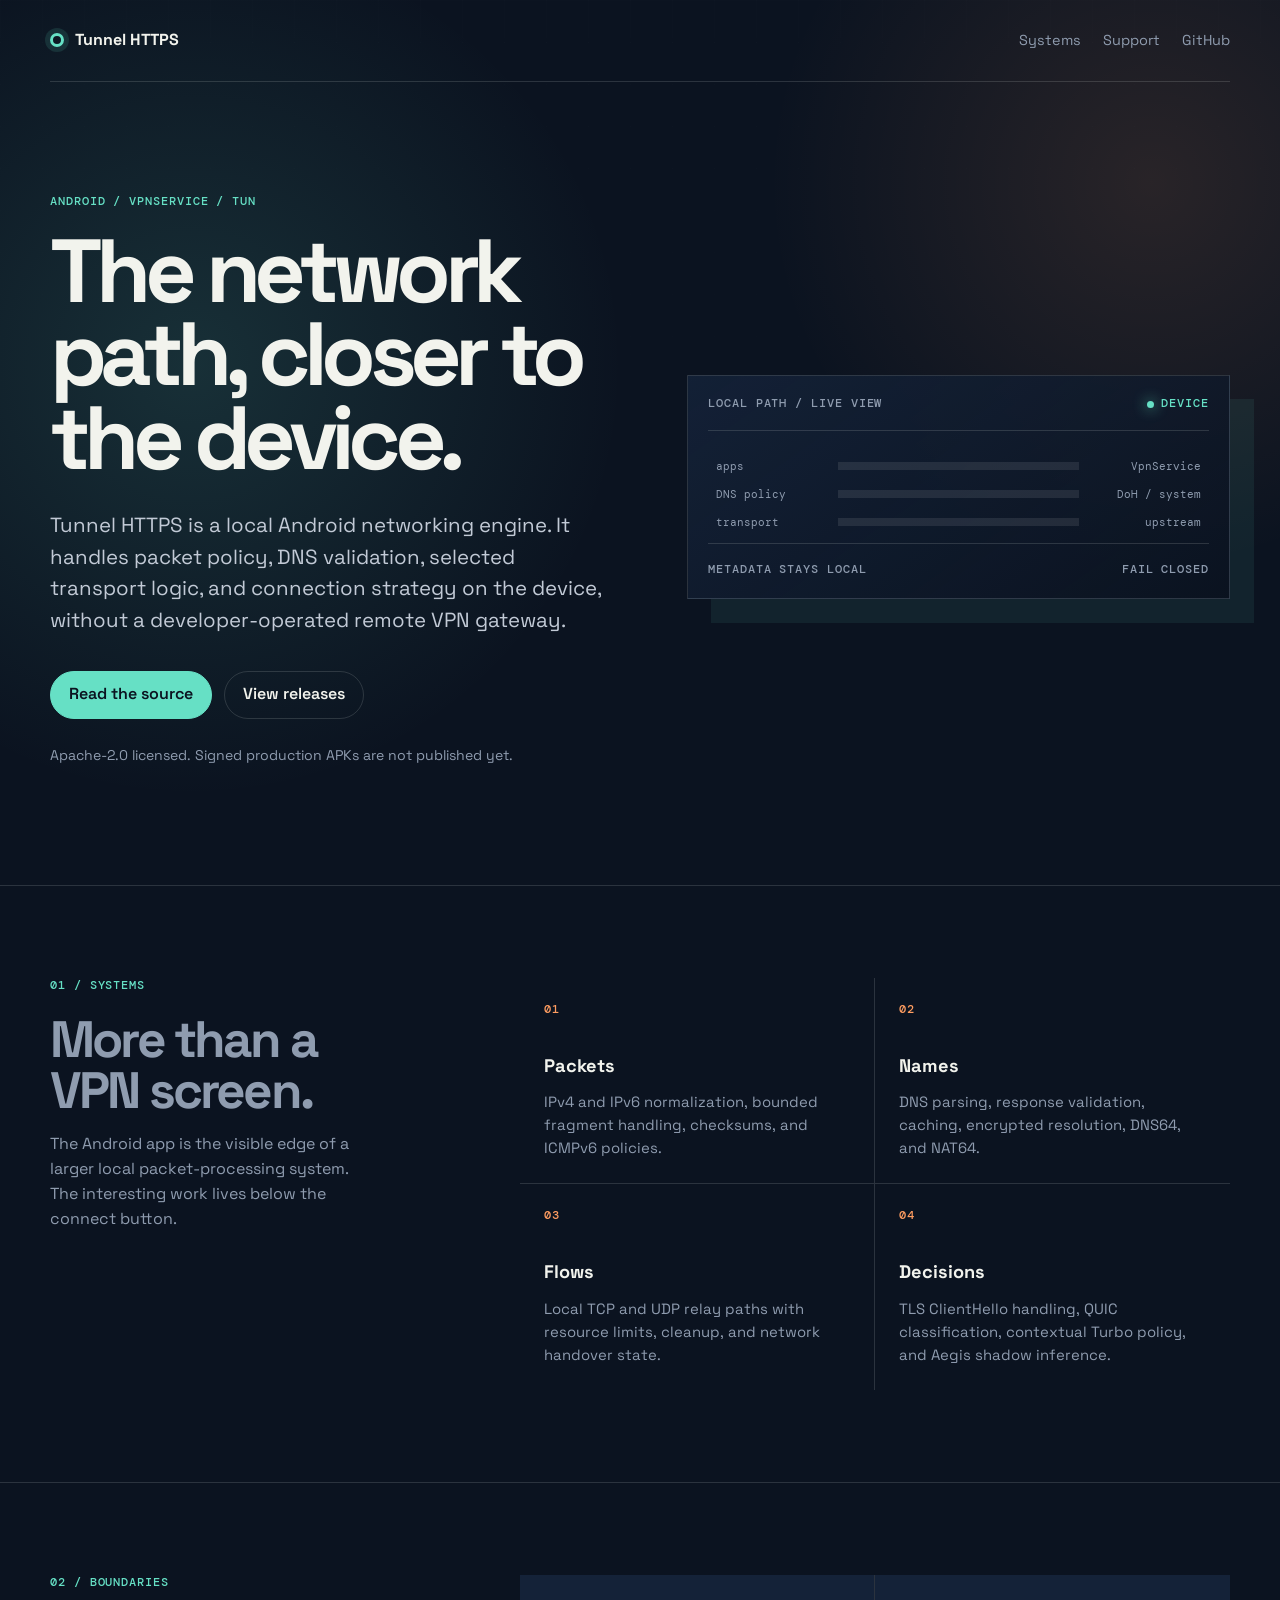
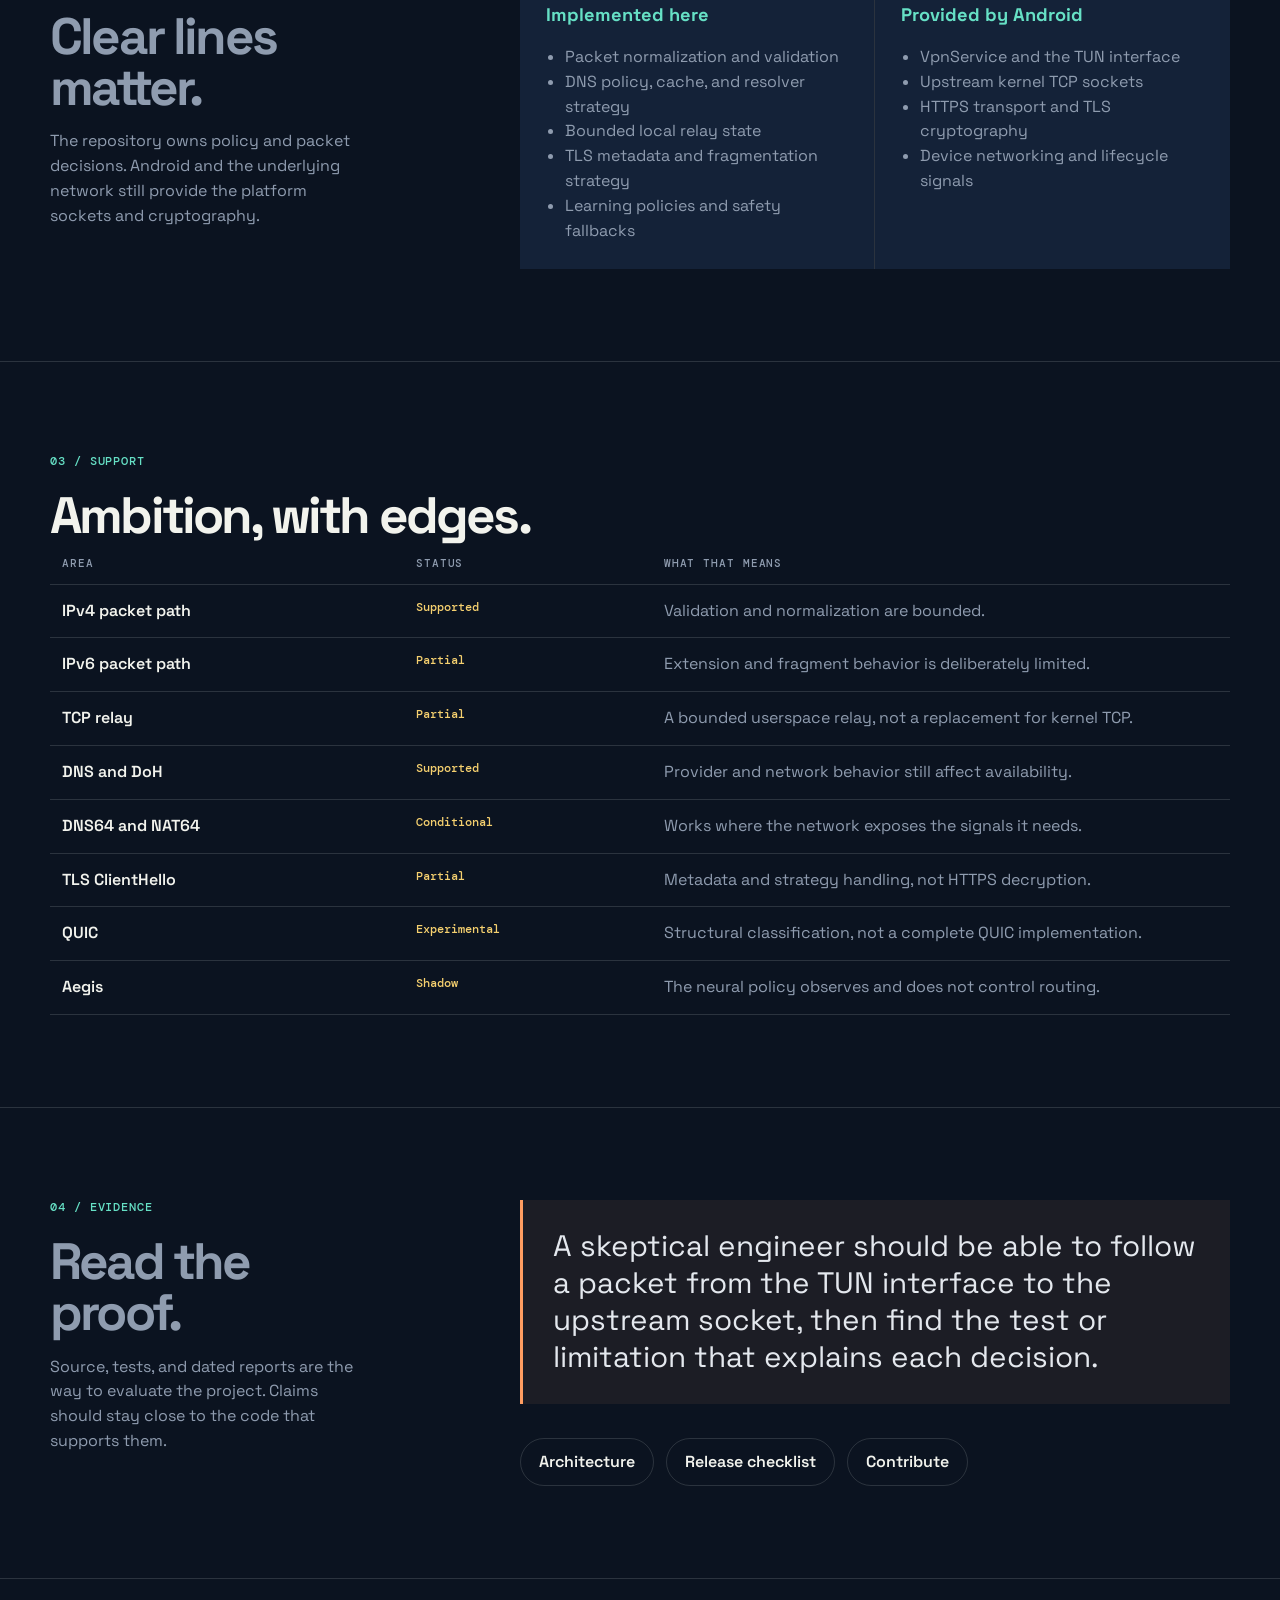
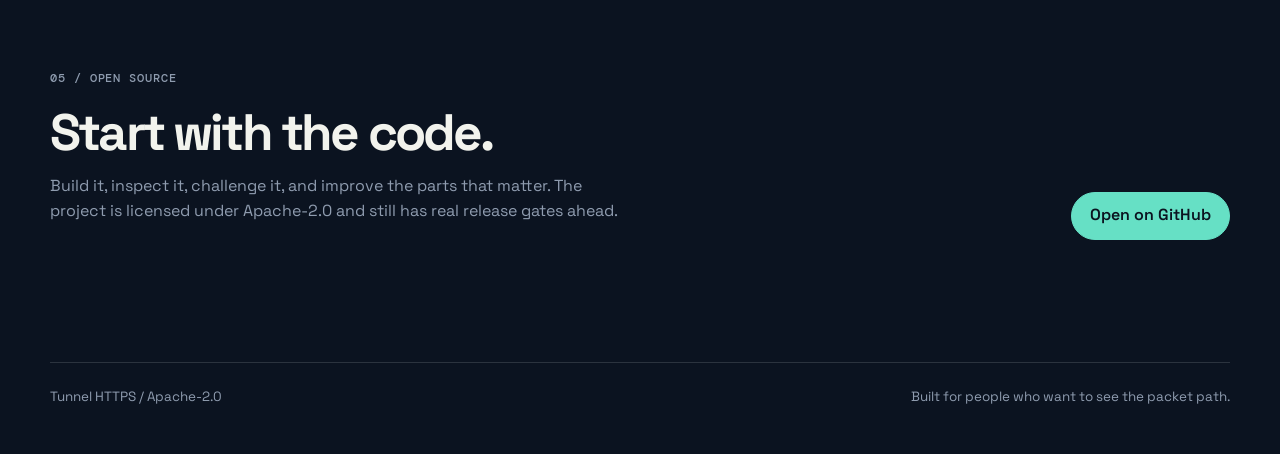
<file: docs/index.html>
<!doctype html>
<html lang="en">
<head>
  <meta charset="utf-8">
  <meta name="viewport" content="width=device-width, initial-scale=1">
  <meta name="description" content="Tunnel HTTPS is an on-device Android networking engine built around VpnService and TUN.">
  <meta name="theme-color" content="#0b1320">
  <title>Tunnel HTTPS | On-device Android networking</title>
  <link rel="preconnect" href="https://fonts.googleapis.com">
  <link rel="preconnect" href="https://fonts.gstatic.com" crossorigin>
  <link href="https://fonts.googleapis.com/css2?family=DM+Mono:wght@400;500&family=Space+Grotesk:wght@400;500;600;700&display=swap" rel="stylesheet">
  <style>
    :root {
      --ink: #0b1320;
      --ink-soft: #142238;
      --paper: #f2f3ed;
      --muted: #8f9caf;
      --line: rgba(242, 243, 237, .14);
      --mint: #66e0c5;
      --orange: #ff9d61;
      --yellow: #f5d06f;
      --max: 1180px;
    }

    * { box-sizing: border-box; }
    html { scroll-behavior: smooth; }
    body {
      margin: 0;
      color: var(--paper);
      background:
        radial-gradient(circle at 15% 10%, rgba(102, 224, 197, .14), transparent 27rem),
        radial-gradient(circle at 90% 5%, rgba(255, 157, 97, .12), transparent 24rem),
        var(--ink);
      font-family: "Space Grotesk", system-ui, sans-serif;
      line-height: 1.55;
    }
    body::before {
      content: "";
      position: fixed;
      inset: 0;
      pointer-events: none;
      opacity: .24;
      background-image:
        linear-gradient(rgba(255,255,255,.035) 1px, transparent 1px),
        linear-gradient(90deg, rgba(255,255,255,.035) 1px, transparent 1px);
      background-size: 42px 42px;
      mask-image: linear-gradient(to bottom, black, transparent 75%);
    }
    a { color: inherit; }
    .wrap { width: min(calc(100% - 44px), var(--max)); margin: 0 auto; }
    .mono { font: 500 .72rem/1.4 "DM Mono", monospace; letter-spacing: .08em; text-transform: uppercase; }
    .topbar {
      display: flex;
      align-items: center;
      justify-content: space-between;
      padding: 28px 0;
      border-bottom: 1px solid var(--line);
    }
    .brand { display: inline-flex; gap: 11px; align-items: center; text-decoration: none; font-weight: 700; }
    .mark { width: 14px; height: 14px; border: 3px solid var(--mint); border-radius: 50%; box-shadow: 0 0 0 5px rgba(102,224,197,.12); }
    .topnav { display: flex; gap: 22px; color: var(--muted); font-size: .9rem; }
    .topnav a { text-decoration: none; }
    .topnav a:hover { color: var(--paper); }
    .hero { display: grid; grid-template-columns: minmax(0, 1.02fr) minmax(360px, .98fr); gap: 72px; align-items: center; padding: 112px 0 104px; }
    .eyebrow { color: var(--mint); margin: 0 0 20px; }
    h1 { max-width: 760px; margin: 0; font-size: clamp(3.3rem, 7vw, 6.8rem); line-height: .93; letter-spacing: -.075em; font-weight: 700; }
    .lede { max-width: 640px; margin: 30px 0 0; color: #c2cad6; font-size: clamp(1.08rem, 1.6vw, 1.35rem); }
    .actions { display: flex; flex-wrap: wrap; gap: 12px; margin-top: 34px; }
    .button { display: inline-flex; align-items: center; min-height: 48px; padding: 0 18px; border: 1px solid var(--line); border-radius: 999px; color: var(--paper); text-decoration: none; font-weight: 600; }
    .button.primary { border-color: var(--mint); color: var(--ink); background: var(--mint); }
    .button:hover { transform: translateY(-2px); border-color: var(--paper); }
    .hero-note { margin-top: 26px; color: var(--muted); font-size: .88rem; }
    .packet-panel { position: relative; padding: 20px; border: 1px solid var(--line); background: linear-gradient(145deg, rgba(20,34,56,.92), rgba(11,19,32,.76)); box-shadow: 24px 24px 0 rgba(102,224,197,.08); }
    .panel-head { display: flex; justify-content: space-between; padding-bottom: 18px; color: var(--muted); border-bottom: 1px solid var(--line); }
    .signal { display: inline-flex; gap: 7px; align-items: center; color: var(--mint); }
    .signal i { width: 7px; height: 7px; border-radius: 50%; background: var(--mint); box-shadow: 0 0 14px var(--mint); }
    .packet-map { display: grid; gap: 14px; padding: 28px 8px 14px; }
    .lane { display: grid; grid-template-columns: 112px 1fr 112px; gap: 10px; align-items: center; }
    .lane span { color: var(--muted); font: 400 .68rem "DM Mono", monospace; }
    .lane span:last-child { text-align: right; }
    .wire { position: relative; height: 8px; overflow: hidden; background: rgba(255,255,255,.09); }
    .wire::after { content: ""; position: absolute; inset: 1px auto 1px -30%; width: 30%; background: linear-gradient(90deg, transparent, var(--mint)); animation: travel 2.8s linear infinite; }
    .lane:nth-child(2) .wire::after { animation-delay: .7s; background: linear-gradient(90deg, transparent, var(--orange)); }
    .lane:nth-child(3) .wire::after { animation-delay: 1.4s; }
    @keyframes travel { to { transform: translateX(430%); } }
    .panel-foot { display: flex; justify-content: space-between; gap: 14px; padding-top: 18px; color: var(--muted); border-top: 1px solid var(--line); }
    .section { padding: 92px 0; border-top: 1px solid var(--line); }
    .section-grid { display: grid; grid-template-columns: .72fr 1.28fr; gap: 70px; }
    h2 { margin: 0; font-size: clamp(2rem, 4vw, 3.8rem); line-height: 1; letter-spacing: -.055em; }
    h3 { margin: 0; font-size: 1.14rem; }
    .section-intro { max-width: 310px; color: var(--muted); }
    .feature-grid { display: grid; grid-template-columns: repeat(2, minmax(0, 1fr)); gap: 1px; background: var(--line); }
    .feature { min-height: 190px; padding: 24px; background: var(--ink); }
    .feature .num { display: block; margin-bottom: 34px; color: var(--orange); }
    .feature p { margin: 10px 0 0; color: var(--muted); font-size: .93rem; }
    .flow { display: grid; grid-template-columns: 1fr 1fr; gap: 1px; background: var(--line); }
    .flow-card { padding: 26px; background: var(--ink-soft); }
    .flow-card h3 { color: var(--mint); }
    .flow-card p { color: #c2cad6; }
    .flow-card ul { padding-left: 19px; margin-bottom: 0; color: var(--muted); }
    .matrix { width: 100%; border-collapse: collapse; }
    .matrix th, .matrix td { padding: 14px 12px; border-bottom: 1px solid var(--line); text-align: left; vertical-align: top; }
    .matrix th { color: var(--muted); font: 500 .7rem "DM Mono", monospace; letter-spacing: .08em; text-transform: uppercase; }
    .matrix td:first-child { width: 30%; color: var(--paper); font-weight: 600; }
    .matrix td:nth-child(2) { width: 21%; color: var(--yellow); font: 500 .78rem "DM Mono", monospace; }
    .matrix td:last-child { color: var(--muted); }
    .quote { margin: 0; padding: 28px 30px; border-left: 3px solid var(--orange); background: rgba(255,157,97,.07); color: #e4e8ee; font-size: clamp(1.2rem, 2.5vw, 1.85rem); line-height: 1.25; }
    .closing { display: grid; grid-template-columns: 1fr auto; gap: 32px; align-items: end; }
    .closing p { max-width: 580px; color: var(--muted); }
    footer { padding: 30px 0 46px; color: var(--muted); font-size: .84rem; }
    footer .footer-row { display: flex; justify-content: space-between; gap: 20px; border-top: 1px solid var(--line); padding-top: 24px; }
    @media (max-width: 850px) {
      .hero, .section-grid, .closing { grid-template-columns: 1fr; }
      .hero { gap: 54px; padding: 76px 0 80px; }
      .section { padding: 70px 0; }
      .section-intro { max-width: none; }
    }
    @media (max-width: 560px) {
      .wrap { width: min(calc(100% - 28px), var(--max)); }
      .topbar { align-items: flex-start; gap: 18px; }
      .topnav { gap: 12px; flex-wrap: wrap; justify-content: flex-end; font-size: .78rem; }
      h1 { font-size: clamp(3rem, 18vw, 5rem); }
      .feature-grid, .flow { grid-template-columns: 1fr; }
      .lane { grid-template-columns: 82px 1fr; }
      .lane span:last-child { grid-column: 2; text-align: left; }
      .panel-foot { flex-direction: column; }
      .matrix { display: block; overflow-x: auto; white-space: nowrap; }
    }
    @media (prefers-reduced-motion: reduce) {
      html { scroll-behavior: auto; }
      *, *::before, *::after { animation-duration: .01ms !important; animation-iteration-count: 1 !important; transition-duration: .01ms !important; }
    }
  </style>
</head>
<body>
  <header class="wrap topbar">
    <a class="brand" href="https://github.com/Sp2ctr2/Tunnel-HTTPS"><span class="mark" aria-hidden="true"></span><span>Tunnel HTTPS</span></a>
    <nav class="topnav" aria-label="Primary navigation">
      <a href="#systems">Systems</a>
      <a href="#matrix">Support</a>
      <a href="https://github.com/Sp2ctr2/Tunnel-HTTPS">GitHub</a>
    </nav>
  </header>

  <main>
    <section class="wrap hero">
      <div>
        <p class="eyebrow mono">Android / VpnService / TUN</p>
        <h1>The network path, closer to the device.</h1>
        <p class="lede">Tunnel HTTPS is a local Android networking engine. It handles packet policy, DNS validation, selected transport logic, and connection strategy on the device, without a developer-operated remote VPN gateway.</p>
        <div class="actions">
          <a class="button primary" href="https://github.com/Sp2ctr2/Tunnel-HTTPS">Read the source</a>
          <a class="button" href="https://github.com/Sp2ctr2/Tunnel-HTTPS/releases">View releases</a>
        </div>
        <p class="hero-note">Apache-2.0 licensed. Signed production APKs are not published yet.</p>
      </div>
      <div class="packet-panel" aria-label="Animated packet path illustration">
        <div class="panel-head mono"><span>local path / live view</span><span class="signal"><i></i> device</span></div>
        <div class="packet-map">
          <div class="lane"><span>apps</span><span class="wire"></span><span>VpnService</span></div>
          <div class="lane"><span>DNS policy</span><span class="wire"></span><span>DoH / system</span></div>
          <div class="lane"><span>transport</span><span class="wire"></span><span>upstream</span></div>
        </div>
        <div class="panel-foot mono"><span>metadata stays local</span><span>fail closed</span></div>
      </div>
    </section>

    <section id="systems" class="section">
      <div class="wrap section-grid">
        <div class="section-intro">
          <p class="eyebrow mono">01 / systems</p>
          <h2>More than a VPN screen.</h2>
          <p>The Android app is the visible edge of a larger local packet-processing system. The interesting work lives below the connect button.</p>
        </div>
        <div class="feature-grid">
          <article class="feature"><span class="num mono">01</span><h3>Packets</h3><p>IPv4 and IPv6 normalization, bounded fragment handling, checksums, and ICMPv6 policies.</p></article>
          <article class="feature"><span class="num mono">02</span><h3>Names</h3><p>DNS parsing, response validation, caching, encrypted resolution, DNS64, and NAT64.</p></article>
          <article class="feature"><span class="num mono">03</span><h3>Flows</h3><p>Local TCP and UDP relay paths with resource limits, cleanup, and network handover state.</p></article>
          <article class="feature"><span class="num mono">04</span><h3>Decisions</h3><p>TLS ClientHello handling, QUIC classification, contextual Turbo policy, and Aegis shadow inference.</p></article>
        </div>
      </div>
    </section>

    <section class="section">
      <div class="wrap section-grid">
        <div class="section-intro">
          <p class="eyebrow mono">02 / boundaries</p>
          <h2>Clear lines matter.</h2>
          <p>The repository owns policy and packet decisions. Android and the underlying network still provide the platform sockets and cryptography.</p>
        </div>
        <div class="flow">
          <article class="flow-card">
            <h3>Implemented here</h3>
            <ul>
              <li>Packet normalization and validation</li>
              <li>DNS policy, cache, and resolver strategy</li>
              <li>Bounded local relay state</li>
              <li>TLS metadata and fragmentation strategy</li>
              <li>Learning policies and safety fallbacks</li>
            </ul>
          </article>
          <article class="flow-card">
            <h3>Provided by Android</h3>
            <ul>
              <li>VpnService and the TUN interface</li>
              <li>Upstream kernel TCP sockets</li>
              <li>HTTPS transport and TLS cryptography</li>
              <li>Device networking and lifecycle signals</li>
            </ul>
          </article>
        </div>
      </div>
    </section>

    <section id="matrix" class="section">
      <div class="wrap">
        <p class="eyebrow mono">03 / support</p>
        <h2>Ambition, with edges.</h2>
        <table class="matrix">
          <thead><tr><th>Area</th><th>Status</th><th>What that means</th></tr></thead>
          <tbody>
            <tr><td>IPv4 packet path</td><td>Supported</td><td>Validation and normalization are bounded.</td></tr>
            <tr><td>IPv6 packet path</td><td>Partial</td><td>Extension and fragment behavior is deliberately limited.</td></tr>
            <tr><td>TCP relay</td><td>Partial</td><td>A bounded userspace relay, not a replacement for kernel TCP.</td></tr>
            <tr><td>DNS and DoH</td><td>Supported</td><td>Provider and network behavior still affect availability.</td></tr>
            <tr><td>DNS64 and NAT64</td><td>Conditional</td><td>Works where the network exposes the signals it needs.</td></tr>
            <tr><td>TLS ClientHello</td><td>Partial</td><td>Metadata and strategy handling, not HTTPS decryption.</td></tr>
            <tr><td>QUIC</td><td>Experimental</td><td>Structural classification, not a complete QUIC implementation.</td></tr>
            <tr><td>Aegis</td><td>Shadow</td><td>The neural policy observes and does not control routing.</td></tr>
          </tbody>
        </table>
      </div>
    </section>

    <section class="section">
      <div class="wrap section-grid">
        <div class="section-intro">
          <p class="eyebrow mono">04 / evidence</p>
          <h2>Read the proof.</h2>
          <p>Source, tests, and dated reports are the way to evaluate the project. Claims should stay close to the code that supports them.</p>
        </div>
        <div>
          <p class="quote">A skeptical engineer should be able to follow a packet from the TUN interface to the upstream socket, then find the test or limitation that explains each decision.</p>
          <div class="actions">
            <a class="button" href="https://github.com/Sp2ctr2/Tunnel-HTTPS/blob/main/docs/release/01_ARCHITECTURE_AND_VPN_FLOW.md">Architecture</a>
            <a class="button" href="https://github.com/Sp2ctr2/Tunnel-HTTPS/blob/main/docs/release/RELEASE_CHECKLIST.md">Release checklist</a>
            <a class="button" href="https://github.com/Sp2ctr2/Tunnel-HTTPS/blob/main/CONTRIBUTING.md">Contribute</a>
          </div>
        </div>
      </div>
    </section>

    <section class="section">
      <div class="wrap closing">
        <div>
          <p class="eyebrow mono">05 / open source</p>
          <h2>Start with the code.</h2>
          <p>Build it, inspect it, challenge it, and improve the parts that matter. The project is licensed under Apache-2.0 and still has real release gates ahead.</p>
        </div>
        <a class="button primary" href="https://github.com/Sp2ctr2/Tunnel-HTTPS">Open on GitHub</a>
      </div>
    </section>
  </main>

  <footer class="wrap">
    <div class="footer-row"><span>Tunnel HTTPS / Apache-2.0</span><span>Built for people who want to see the packet path.</span></div>
  </footer>
</body>
</html>
</file>
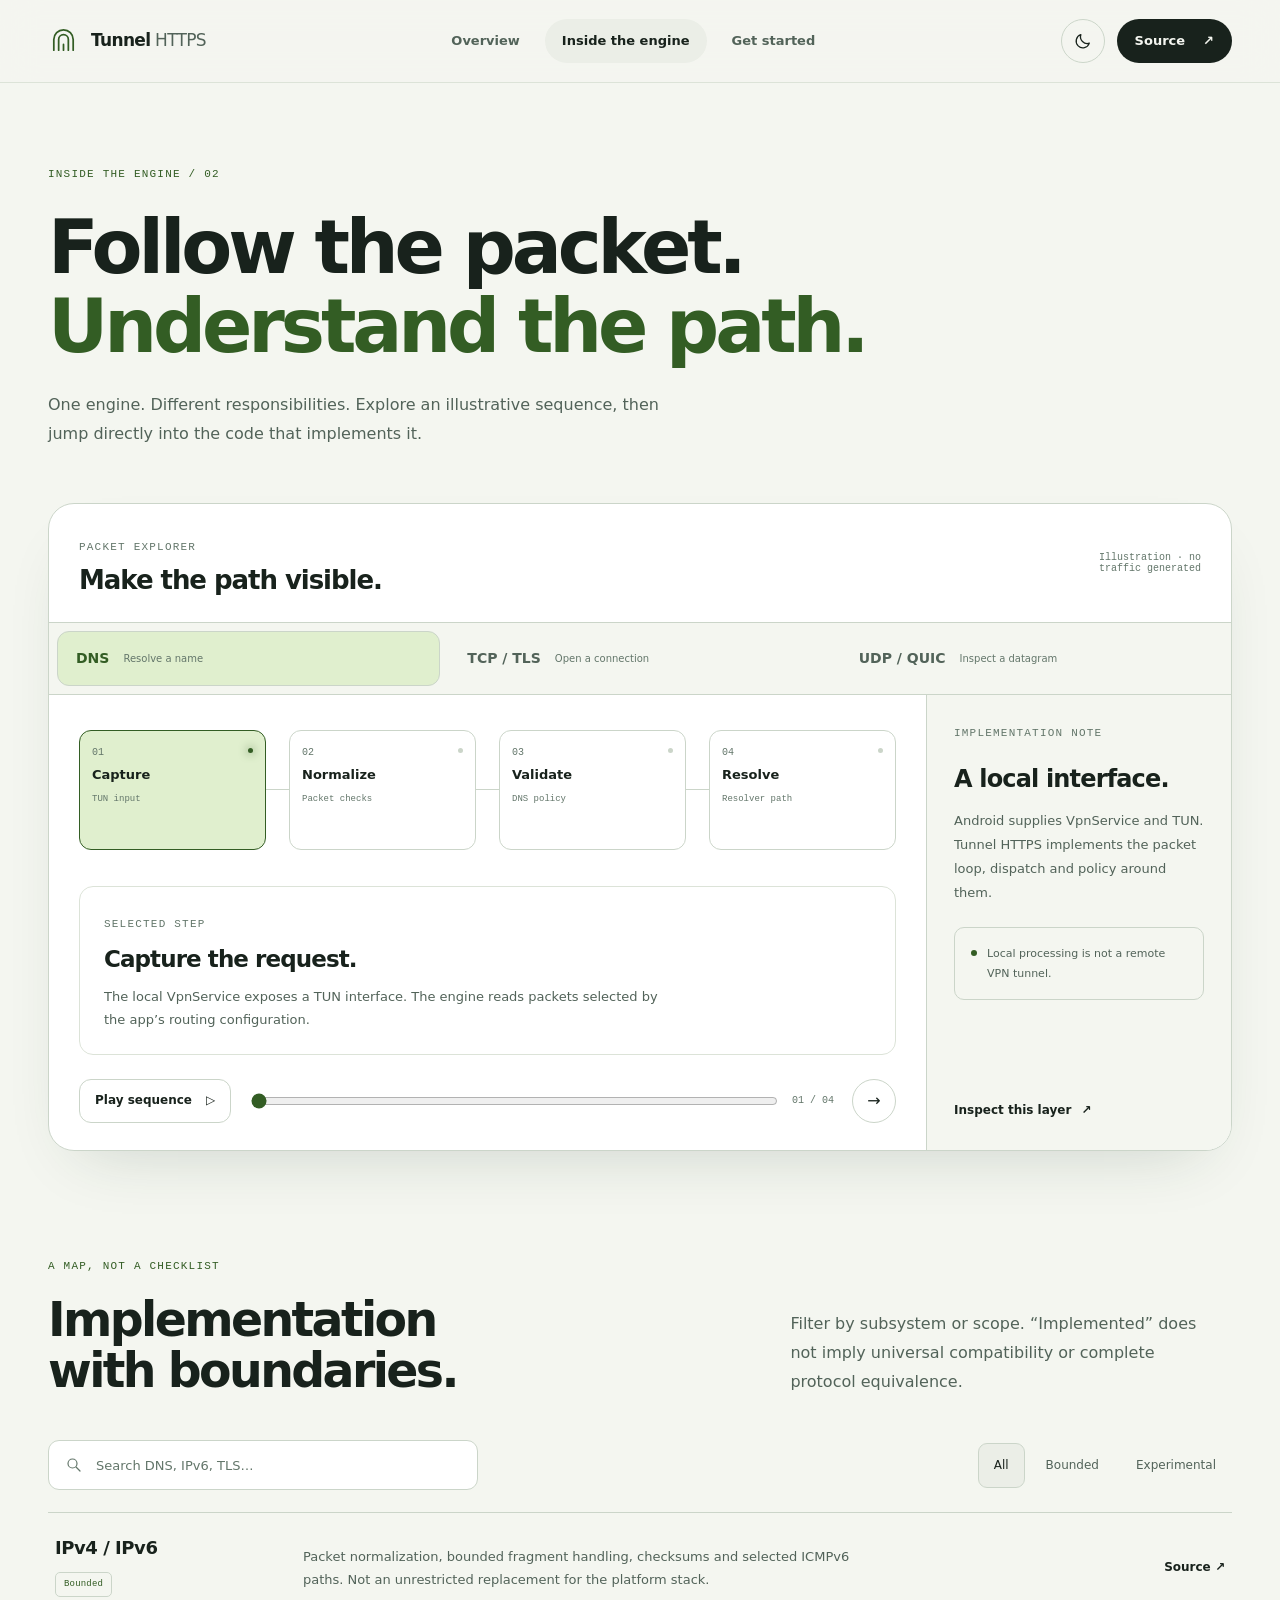
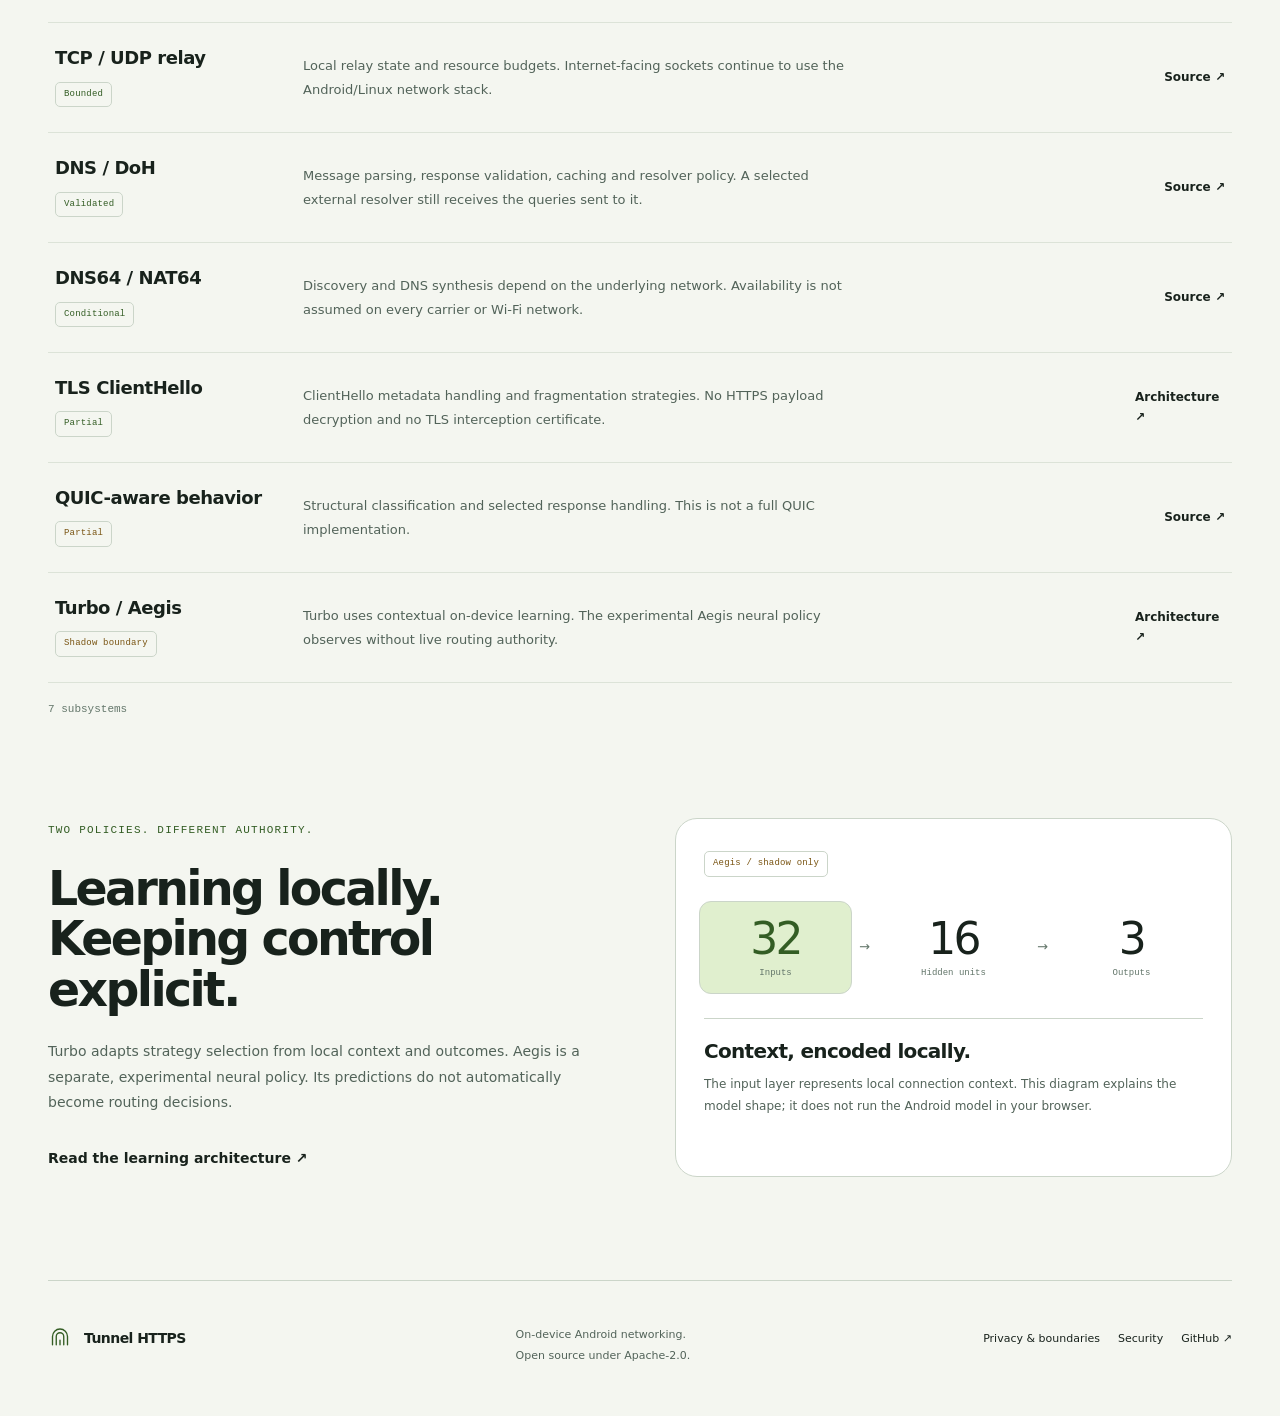
<file: docs/engineering/index.html>
<!doctype html>
<html lang="en" data-theme="dark" data-site-root="../">
<head>
<meta charset="utf-8">
<meta name="viewport" content="width=device-width,initial-scale=1">
<meta name="color-scheme" content="dark light">
<meta name="theme-color" content="#0b100d">
<meta name="description" content="An open-source Android network engine. Local DNS policy, bounded TCP/UDP relays and adaptive TLS handling, without a developer-operated remote VPN gateway.">
<meta http-equiv="Content-Security-Policy" content="default-src 'none'; script-src 'self'; style-src 'self'; img-src 'self'; font-src 'self'; connect-src 'none'; object-src 'none'; base-uri 'none'; form-action 'none'; frame-src 'none'; upgrade-insecure-requests">
<meta name="tunnel-site-revision" content="be52b45f6042e5d0b6fd59be6986064500689026">
<meta name="referrer" content="strict-origin-when-cross-origin">
<meta property="og:title" content="Tunnel HTTPS — Your network. A more direct path.">
<meta property="og:description" content="Explore an open-source, on-device Android networking engine. Follow the packet path, inspect the source, and run it yourself.">
<meta property="og:type" content="website">
<title>Inside the engine — Tunnel HTTPS</title>
<link rel="icon" href="../assets/web2026/mark.svg" type="image/svg+xml">
<link rel="stylesheet" href="../assets/web2026/site.css">
<script src="../assets/web2026/theme.js"></script>
<script defer src="../assets/web2026/release.js"></script>
<script defer src="../assets/web2026/site.js"></script>
</head>
<body data-start="engineering">
<a class="skip-link" href="#main">Skip to content</a>
<header class="site-header">
<div class="header-inner shell">
<a class="brand" data-route="home" href="../" aria-label="Tunnel HTTPS home"><svg viewBox="0 0 32 32" aria-hidden="true"><path d="M6 25V14a10 10 0 0 1 20 0v11M11 25V14a5 5 0 0 1 10 0v11M16 19v6"/></svg><span>Tunnel<span class="brand-secondary"> HTTPS</span></span></a>
<nav class="desktop-nav" aria-label="Main navigation"><a data-route="home" href="../">Overview</a><a data-route="engineering" href="../engineering/">Inside the engine</a><a data-route="guide" href="../guide/">Get started</a></nav>
<div class="header-actions"><button class="icon-button theme-toggle" type="button" aria-label="Switch color theme"><svg class="sun-icon" viewBox="0 0 24 24" aria-hidden="true"><circle cx="12" cy="12" r="4"/><path d="M12 2v2m0 16v2M2 12h2m16 0h2M5 5l1.5 1.5m11 11L19 19M5 19l1.5-1.5m11-11L19 5"/></svg><svg class="moon-icon" viewBox="0 0 24 24" aria-hidden="true"><path d="M20.6 14.1A8.5 8.5 0 0 1 9.9 3.4 8.5 8.5 0 1 0 20.6 14.1Z"/></svg></button><a class="source-button" href="https://github.com/Sp2ctr2/Tunnel-HTTPS">Source <span aria-hidden="true">↗</span></a><button class="icon-button menu-toggle" type="button" aria-controls="mobile-nav" aria-expanded="false" aria-label="Open navigation"><svg viewBox="0 0 24 24" aria-hidden="true"><path d="M4 8h16M4 16h16"/></svg></button></div>
</div>
<nav class="mobile-nav shell" id="mobile-nav" aria-label="Mobile navigation" hidden><a data-route="home" href="../">Overview <span>01</span></a><a data-route="engineering" href="../engineering/">Inside the engine <span>02</span></a><a data-route="guide" href="../guide/">Get started <span>03</span></a><a data-route="privacy" href="../privacy/">Privacy & boundaries <span>04</span></a></nav>
</header>
<main id="main" tabindex="-1">
<section class="screen " data-screen="home" aria-labelledby="home-title">
<div class="hero shell">
<div class="hero-copy"><a class="eyebrow release-pill" data-route="guide" href="../guide/"><span class="status-dot"></span>Open source. On device.<span aria-hidden="true">↗</span></a><h1 id="home-title" tabindex="-1">Your network.<br>A more<br><span class="accent-text">direct path.</span></h1><p class="hero-lead">Keep the network decisions<br class="desktop-only"> closer to you.</p><p class="hero-description">An Android engine for local DNS policy, packet validation and adaptive connections. No developer-operated remote VPN gateway.</p><div class="action-row"><a class="button primary" data-route="guide" href="../guide/">Get Tunnel HTTPS <span aria-hidden="true">↓</span></a><a class="text-link" data-route="engineering" href="../engineering/">Follow a packet <span aria-hidden="true">↗</span></a></div><div class="hero-meta"><span>Android</span><span>Kotlin</span><span>Apache-2.0</span></div></div>
<div class="hero-stage" aria-label="Illustration of local packet processing">
<div class="stage-top"><span class="micro">A closer look</span><span class="stage-caption">Architecture illustration</span></div>
<div class="tunnel-visual"><div class="orbit orbit-one"></div><div class="orbit orbit-two"></div><div class="orbit orbit-three"></div><div class="orbit orbit-four"></div><div class="orbit orbit-five"></div><div class="core-chip"><svg viewBox="0 0 32 32" aria-hidden="true"><path d="M6 25V14a10 10 0 0 1 20 0v11M11 25V14a5 5 0 0 1 10 0v11M16 19v6"/></svg><strong>On device.</strong><span>VpnService / TUN</span></div><span class="orbit-label orbit-label-a">DNS</span><span class="orbit-label orbit-label-b">TCP</span><span class="orbit-label orbit-label-c">UDP</span><span class="path-particle particle-a"></span><span class="path-particle particle-b"></span><span class="path-particle particle-c"></span></div>
<div class="stage-bottom"><div><span class="micro">Your applications</span><span class="stage-line" aria-hidden="true"></span><strong>Local engine</strong><span class="stage-line" aria-hidden="true"></span><span class="micro">Destinations</span></div><p>Policy stays local. Requests still reach their destinations.</p></div>
<button class="motion-button" type="button" aria-pressed="false">Pause animation</button>
</div>
</div>
<div class="principles shell"><article><span class="tiny-index">01 / LOCAL</span><h2>Control, without the detour.</h2><p>Network policy runs inside your Android device.</p></article><article><span class="tiny-index">02 / OPEN</span><h2>Nothing behind the curtain.</h2><p>Inspect the implementation and its regression tests.</p></article><article><span class="tiny-index">03 / BOUNDED</span><h2>Limits are part of the design.</h2><p>Explicit budgets, fallbacks and experimental boundaries.</p></article></div>
<section class="section shell" id="architecture"><div class="section-head"><div><span class="eyebrow">Below the connect button</span><h2>A whole engine.<br>Not just a switch.</h2></div><p>Follow the work from a packet entering the device to the socket that carries it onward. Each layer has a distinct responsibility.</p></div>
<div class="feature-grid"><a class="feature-card feature-large" data-route="engineering" href="../engineering/#packet-explorer"><div class="card-heading"><span class="micro">01 / PACKET PATH</span><span class="round-arrow" aria-hidden="true">↗</span></div><div class="mini-layers" aria-hidden="true"><span>Android applications</span><span>VpnService / TUN</span><span>IPv4 / IPv6 normalization</span><span class="layer-accent">Policy + bounded relay</span><span>Protected upstream sockets</span></div><h3>The interesting work<br>happens underneath.</h3><p>Packet normalization, fragment handling and local transport state — before the upstream socket.</p></a><a class="feature-card" data-route="engineering" href="../engineering/#capabilities"><div class="card-heading"><span class="micro">02 / DNS</span><span class="round-arrow" aria-hidden="true">↗</span></div><div class="dns-visual" aria-hidden="true"><span>query</span><i></i><span class="dns-center">validate</span><i></i><span>resolve</span></div><h3>Names deserve scrutiny.</h3><p>Message validation, cache policy and encrypted resolver selection. Not just a DNS endpoint setting.</p></a><a class="feature-card" data-route="engineering" href="../engineering/#learning"><div class="card-heading"><span class="micro">03 / ADAPTATION</span><span class="round-arrow" aria-hidden="true">↗</span></div><div class="learning-visual" aria-hidden="true"><i></i><i></i><i></i><i></i><i></i><i></i><span>context → outcome → update</span></div><h3>Adaptive. Accountable.</h3><p>Turbo learns from local outcomes. The experimental Aegis neural policy remains in shadow mode.</p></a></div></section>
<section class="boundary-band"><div class="shell boundary-content"><span class="eyebrow">An important distinction</span><h2>Your packets don’t need<br><span>our VPN server.</span></h2><div class="boundary-bottom"><strong>There isn’t one.</strong><p>This is a local networking engine, not a remote exit service. It does not change your country, hide your public IP, or decrypt HTTPS content.</p><a class="text-link" data-route="privacy" href="../privacy/">Understand the boundaries <span aria-hidden="true">↗</span></a></div></div></section>
<section class="section shell"><div class="section-head"><div><span class="eyebrow">Made to be inspected</span><h2>Go as deep<br>as you need.</h2></div><p>Start with the path. Continue into the implementation. The explanations and the source belong next to each other.</p></div><div class="reading-grid"><a data-route="engineering" href="../engineering/"><span class="tiny-index">THE INTERACTIVE TOUR</span><h3>See the engine work.</h3><p>Step through DNS, TCP and QUIC-related paths in an explicitly illustrative explorer.</p><span class="text-link">Explore <span aria-hidden="true">↗</span></span></a><a href="https://github.com/Sp2ctr2/Tunnel-HTTPS/tree/main/app/src/main/java/com/tunnelvpn/app"><span class="tiny-index">THE IMPLEMENTATION</span><h3>Read the actual code.</h3><p>Inspect normalization, resolver logic, relays and on-device learning.</p><span class="text-link">Browse source <span aria-hidden="true">↗</span></span></a><a href="https://github.com/Sp2ctr2/Tunnel-HTTPS/tree/main/docs/release"><span class="tiny-index">THE EVIDENCE</span><h3>Check the scope.</h3><p>Read dated tests and known limitations without confusing a passing unit test with device validation.</p><span class="text-link">Open the records <span aria-hidden="true">↗</span></span></a></div></section>
<section class="closing shell"><div><span class="eyebrow">Open source / Android</span><h2>A closer look.<br>A better starting point.</h2></div><div><p>Explore the engine, inspect the source, or install a published build when one is available.</p><a class="button primary" data-route="guide" href="../guide/">Get started <span aria-hidden="true">↗</span></a></div></section>
</section>
<section class="screen is-active" data-screen="engineering" aria-labelledby="engineering-title">
<header class="page-intro shell"><span class="eyebrow">Inside the engine / 02</span><h1 id="engineering-title" tabindex="-1">Follow the packet.<br><span class="accent-text">Understand the path.</span></h1><p>One engine. Different responsibilities. Explore an illustrative sequence, then jump directly into the code that implements it.</p></header>
<section class="shell explorer" id="packet-explorer" aria-labelledby="explorer-title"><div class="explorer-header"><div><span class="micro">PACKET EXPLORER</span><h2 id="explorer-title">Make the path visible.</h2></div><span class="simulation-label">Illustration · no traffic generated</span></div><div class="protocol-tabs" role="tablist" aria-label="Select a packet path"><button id="tab-dns" role="tab" data-protocol="dns" aria-selected="true" aria-controls="protocol-panel">DNS<span>Resolve a name</span></button><button id="tab-tcp" role="tab" data-protocol="tcp" aria-selected="false" aria-controls="protocol-panel" tabindex="-1">TCP / TLS<span>Open a connection</span></button><button id="tab-quic" role="tab" data-protocol="quic" aria-selected="false" aria-controls="protocol-panel" tabindex="-1">UDP / QUIC<span>Inspect a datagram</span></button></div>
<div class="explorer-body" id="protocol-panel" role="tabpanel" aria-labelledby="tab-dns"><div class="path-canvas"><div class="path-track" aria-label="Packet processing steps"><button class="path-stop is-current" type="button" data-step="0" aria-current="step"><span class="stop-number">01</span><span class="stop-title">Capture</span><small>TUN input</small><span class="stop-indicator" aria-hidden="true"></span></button><span class="track-link" aria-hidden="true"></span><button class="path-stop" type="button" data-step="1"><span class="stop-number">02</span><span class="stop-title">Normalize</span><small>Packet checks</small><span class="stop-indicator" aria-hidden="true"></span></button><span class="track-link" aria-hidden="true"></span><button class="path-stop" type="button" data-step="2"><span class="stop-number">03</span><span class="stop-title">Validate</span><small>DNS policy</small><span class="stop-indicator" aria-hidden="true"></span></button><span class="track-link" aria-hidden="true"></span><button class="path-stop" type="button" data-step="3"><span class="stop-number">04</span><span class="stop-title">Resolve</span><small>Protected socket</small><span class="stop-indicator" aria-hidden="true"></span></button></div><div class="path-readout"><span class="micro">SELECTED STEP</span><strong id="step-title">Capture the request.</strong><p id="step-description">The local VpnService exposes a TUN interface. The engine reads packets selected by the app’s routing configuration.</p></div><div class="playback"><button id="play-path" class="button compact" type="button" aria-pressed="false">Play sequence <span aria-hidden="true">▷</span></button><label class="scrubber"><span class="sr-only">Sequence step</span><input id="path-progress" type="range" min="0" max="3" value="0" step="1"><span id="step-count">01 / 04</span></label><button id="next-step" class="icon-button" type="button" aria-label="Next step">→</button></div></div><aside class="inspector"><span class="micro">IMPLEMENTATION NOTE</span><h3 id="inspector-title">A local interface.</h3><p id="inspector-description">Android supplies VpnService and TUN. Tunnel HTTPS implements the packet loop, dispatch and policy around them.</p><div class="inspector-boundary"><span class="status-dot"></span><span id="inspector-boundary">Local processing is not a remote VPN tunnel.</span></div><a id="inspector-source" class="text-link" href="https://github.com/Sp2ctr2/Tunnel-HTTPS/blob/main/app/src/main/java/com/tunnelvpn/app/LocalProtectionEngine.kt">Inspect this layer <span aria-hidden="true">↗</span></a></aside></div></section>
<section class="section shell" id="capabilities"><div class="section-head"><div><span class="eyebrow">A map, not a checklist</span><h2>Implementation<br>with boundaries.</h2></div><p>Filter by subsystem or scope. “Implemented” does not imply universal compatibility or complete protocol equivalence.</p></div><div class="capability-toolbar"><label class="search-field"><svg viewBox="0 0 24 24" aria-hidden="true"><circle cx="10" cy="10" r="6"/><path d="m15 15 5 5"/></svg><span class="sr-only">Search capabilities</span><input type="search" id="capability-search" placeholder="Search DNS, IPv6, TLS…" autocomplete="off"></label><div class="filter-group" aria-label="Filter by scope"><button type="button" data-filter="all" aria-pressed="true">All</button><button type="button" data-filter="bounded" aria-pressed="false">Bounded</button><button type="button" data-filter="experimental" aria-pressed="false">Experimental</button></div></div><div class="capability-list">
<article class="capability-row" data-scope="bounded"><div><h3>IPv4 / IPv6</h3><span class="scope-tag">Bounded</span></div><p>Packet normalization, bounded fragment handling, checksums and selected ICMPv6 paths. Not an unrestricted replacement for the platform stack.</p><a href="https://github.com/Sp2ctr2/Tunnel-HTTPS/blob/main/app/src/main/java/com/tunnelvpn/app/Ipv6PacketNormalizer.kt">Source ↗</a></article>
<article class="capability-row" data-scope="bounded"><div><h3>TCP / UDP relay</h3><span class="scope-tag">Bounded</span></div><p>Local relay state and resource budgets. Internet-facing sockets continue to use the Android/Linux network stack.</p><a href="https://github.com/Sp2ctr2/Tunnel-HTTPS/blob/main/app/src/main/java/com/tunnelvpn/app/TurboTcpForwarder.kt">Source ↗</a></article>
<article class="capability-row" data-scope="bounded"><div><h3>DNS / DoH</h3><span class="scope-tag">Validated</span></div><p>Message parsing, response validation, caching and resolver policy. A selected external resolver still receives the queries sent to it.</p><a href="https://github.com/Sp2ctr2/Tunnel-HTTPS/blob/main/app/src/main/java/com/tunnelvpn/app/DnsMessageValidator.kt">Source ↗</a></article>
<article class="capability-row" data-scope="bounded"><div><h3>DNS64 / NAT64</h3><span class="scope-tag">Conditional</span></div><p>Discovery and DNS synthesis depend on the underlying network. Availability is not assumed on every carrier or Wi-Fi network.</p><a href="https://github.com/Sp2ctr2/Tunnel-HTTPS/blob/main/app/src/main/java/com/tunnelvpn/app/Dns64Packet.kt">Source ↗</a></article>
<article class="capability-row" data-scope="bounded"><div><h3>TLS ClientHello</h3><span class="scope-tag">Partial</span></div><p>ClientHello metadata handling and fragmentation strategies. No HTTPS payload decryption and no TLS interception certificate.</p><a href="https://github.com/Sp2ctr2/Tunnel-HTTPS/blob/main/docs/TURBO_AI_ARCHITECTURE.md">Architecture ↗</a></article>
<article class="capability-row" data-scope="experimental"><div><h3>QUIC-aware behavior</h3><span class="scope-tag experimental">Partial</span></div><p>Structural classification and selected response handling. This is not a full QUIC implementation.</p><a href="https://github.com/Sp2ctr2/Tunnel-HTTPS/blob/main/app/src/main/java/com/tunnelvpn/app/QuicHttp3Guard.kt">Source ↗</a></article>
<article class="capability-row" data-scope="experimental"><div><h3>Turbo / Aegis</h3><span class="scope-tag experimental">Shadow boundary</span></div><p>Turbo uses contextual on-device learning. The experimental Aegis neural policy observes without live routing authority.</p><a href="https://github.com/Sp2ctr2/Tunnel-HTTPS/blob/main/docs/TURBO_AI_ARCHITECTURE.md">Architecture ↗</a></article>
</div><p class="filter-result" id="filter-result" role="status">7 subsystems</p></section>
<section class="section shell learning-section" id="learning"><div><span class="eyebrow">Two policies. Different authority.</span><h2>Learning locally.<br>Keeping control explicit.</h2><p>Turbo adapts strategy selection from local context and outcomes. Aegis is a separate, experimental neural policy. Its predictions do not automatically become routing decisions.</p><a class="text-link" href="https://github.com/Sp2ctr2/Tunnel-HTTPS/blob/main/docs/TURBO_AI_ARCHITECTURE.md">Read the learning architecture ↗</a></div><div class="model-card"><span class="scope-tag experimental">Aegis / shadow only</span><div class="model-layers" role="group" aria-label="Explore neural model layers"><button type="button" data-layer="input" aria-pressed="true"><strong>32</strong><span>Inputs</span></button><span aria-hidden="true">→</span><button type="button" data-layer="hidden" aria-pressed="false"><strong>16</strong><span>Hidden units</span></button><span aria-hidden="true">→</span><button type="button" data-layer="output" aria-pressed="false"><strong>3</strong><span>Outputs</span></button></div><div id="model-note" role="status"><h3>Context, encoded locally.</h3><p>The input layer represents local connection context. This diagram explains the model shape; it does not run the Android model in your browser.</p></div></div></section>
</section>
<section class="screen " data-screen="guide" aria-labelledby="guide-title"><header class="page-intro shell"><span class="eyebrow">Get started / 03</span><h1 id="guide-title" tabindex="-1">Take the<br><span class="accent-text">closer route.</span></h1><p>Get a published build, understand what it does, and keep the source within reach. No account with the developer is required.</p></header><section class="shell install-layout" id="download"><aside class="install-sidebar"><span class="micro">START HERE</span><ol><li><a href="#download" class="is-current"><span>01</span>Get the application</a></li><li><a href="#verification"><span>02</span>Verify your download</a></li><li><a href="#first-connection"><span>03</span>Make the first connection</a></li></ol><p>Android application.<br>Not a browser extension.<br>No Play Store dependency.</p></aside><div class="install-content"><article class="download-card"><div class="card-heading"><span class="micro">GITHUB RELEASES</span><span class="scope-tag" id="release-status">Check availability</span></div><h2>Tunnel HTTPS</h2><p class="release-version" id="release-version">Published builds are listed on GitHub.</p><a class="button primary" id="download-apk" href="https://github.com/Sp2ctr2/Tunnel-HTTPS/releases">Open releases <span aria-hidden="true">↗</span></a><p class="download-note" id="release-detail">Use an APK attached to the official repository’s release, not an unknown mirror. Beta builds may have network-specific limitations.</p><a class="text-link" id="release-notes" href="https://github.com/Sp2ctr2/Tunnel-HTTPS/releases">Release notes & artifacts ↗</a></article><section class="guide-section" id="verification"><span class="tiny-index">02 / INTEGRITY</span><h2>Verify before you install.</h2><p>Compare the APK’s SHA-256 with the checksum published alongside that exact release. For update identity, also compare the Android signing certificate.</p><div class="verify-box" id="verify-box"><label for="apk-file"><strong>Check an APK locally</strong><span>The file stays in this browser. Nothing is uploaded.</span></label><input id="apk-file" type="file" accept=".apk,application/vnd.android.package-archive"><output id="hash-result" role="status">Choose a file to calculate its SHA-256. Maximum 128 MiB.</output><p class="checksum-note">A matching checksum establishes byte-for-byte equality with the published value. It is not an independent security audit or proof that the application is safe.</p></div></section><section class="guide-section" id="first-connection"><span class="tiny-index">03 / FIRST CONNECTION</span><h2>A deliberate first connection.</h2><ol class="connection-steps"><li><strong>Install the official APK.</strong><p>Android may require permission for the particular app you use to open the download. Do not disable device-wide security protections.</p></li><li><strong>Read the disclosure.</strong><p>Review which network metadata is processed and where DNS queries can go.</p></li><li><strong>Grant Android VPN consent.</strong><p>The system VPN prompt authorizes the local VpnService interface. It does not mean that a remote VPN exit server is being used.</p></li><li><strong>Connect and check normal browsing.</strong><p>Evaluate on a network you control. Disconnect from the application if your connectivity is affected.</p></li></ol></section><section class="guide-section" id="developer"><span class="tiny-index">FOR CONTRIBUTORS</span><h2>Prefer the source?</h2><details class="disclosure"><summary>Build and test locally <span aria-hidden="true">+</span></summary><div class="disclosure-body"><p>From the repository root, with JDK 17 and the project’s required Android SDK installed:</p><div class="code-block"><button type="button" class="copy-code">Copy commands</button><pre><code>./gradlew :app:assembleDebug
./gradlew :app:testDebugUnitTest :app:lintDebug</code></pre></div><p>The development APK is written to <code>app/build/outputs/apk/debug/app-debug.apk</code>.</p></div></details><details class="disclosure"><summary>Install a local development APK <span aria-hidden="true">+</span></summary><div class="disclosure-body"><p>With an authorized Android device or emulator connected:</p><div class="code-block"><button type="button" class="copy-code">Copy command</button><pre><code>adb install -r app/build/outputs/apk/debug/app-debug.apk</code></pre></div><p>A debug build is not the official signed release. Keep signing keys and local configuration out of Git history.</p></div></details></section></div></section><section class="section shell"><div class="section-head"><div><span class="eyebrow">Before relying on it</span><h2>Good questions.<br>Straight answers.</h2></div><a class="text-link" data-route="privacy" href="../privacy/">Privacy & boundaries ↗</a></div><div class="faq"><details class="disclosure"><summary>Will this change my public IP or country? <span aria-hidden="true">+</span></summary><div class="disclosure-body"><p>No. There is no developer-operated remote exit gateway. Destination services and chosen resolvers still receive requests over the underlying network.</p></div></details><details class="disclosure"><summary>Can I use another Android VPN at the same time? <span aria-hidden="true">+</span></summary><div class="disclosure-body"><p>Android normally supports one active VpnService-based VPN per user or profile. Another VPN can replace or conflict with this local engine.</p></div></details><details class="disclosure"><summary>Does the website run the networking engine? <span aria-hidden="true">+</span></summary><div class="disclosure-body"><p>No. The packet explorer is an explanation, not a browser port of the Android networking engine. It generates no network test traffic.</p></div></details><details class="disclosure"><summary>Where should I report a problem? <span aria-hidden="true">+</span></summary><div class="disclosure-body"><p>Use the repository’s issue process for ordinary bugs. For an exploitable vulnerability, follow <a href="https://github.com/Sp2ctr2/Tunnel-HTTPS/blob/main/SECURITY.md">SECURITY.md</a>. Do not publish private browsing data, credentials or sensitive packet captures.</p></div></details></div></section></section>
<section class="screen " data-screen="privacy" aria-labelledby="privacy-title"><header class="page-intro shell"><span class="eyebrow">Privacy & boundaries / 04</span><h1 id="privacy-title" tabindex="-1">Clear boundaries.<br><span class="accent-text">Better trust.</span></h1><p>Local processing is a specific architectural choice. It is not a promise of anonymity, universal bypass or invisibility.</p></header><div class="shell privacy-grid"><article><span class="tiny-index">01 / THE APPLICATION</span><h2>What “local” means.</h2><p>The Android engine processes selected network packets and metadata on the device. That may include destination addresses, ports, DNS names and visible TLS ClientHello metadata.</p><p>The developer does not operate a remote full-traffic VPN gateway. Application requests still reach destination services, and configured DNS resolvers receive the queries sent to them.</p><a class="text-link" href="https://github.com/Sp2ctr2/Tunnel-HTTPS/blob/main/docs/release/03_NETWORK_SECURITY_AND_DATA_FLOW.md">Inspect the documented data flow ↗</a></article><article><span class="tiny-index">02 / THIS WEBSITE</span><h2>A site, not a collector.</h2><p>This interface has no analytics SDK, advertising script or account form. Theme and motion preferences are stored locally in the browser when storage is available.</p><p>The APK checker reads the selected file locally to calculate its hash. It does not upload the file. GitHub, which hosts the site and releases, may process ordinary request metadata under its own policies.</p></article><article><span class="tiny-index">03 / EXPECTATIONS</span><h2>What is not claimed.</h2><p>No public-IP hiding or country switching. No HTTPS payload decryption. No complete replacement for Linux TCP or a full QUIC implementation. No guarantee that every network or application will behave identically.</p><p>Aegis remains an experimental shadow policy. The website’s animations and explorer are illustrations, not live diagnostic evidence.</p></article><article><span class="tiny-index">04 / RESPONSIBLE USE</span><h2>Keep the testing yours.</h2><p>Use controlled devices, synthetic data and networks you are authorized to test. Do not collect other people’s traffic or treat the application as an authorization bypass.</p><p>Public documentation cannot prevent every possible misuse of open-source code. Safety depends on implementation boundaries, careful distribution and responsible operation as well as clear explanations.</p><a class="text-link" href="https://github.com/Sp2ctr2/Tunnel-HTTPS/blob/main/SECURITY.md">Read the security policy ↗</a></article></div></section>
</main>
<footer class="site-footer shell"><a class="brand" data-route="home" href="../"><svg viewBox="0 0 32 32" aria-hidden="true"><path d="M6 25V14a10 10 0 0 1 20 0v11M11 25V14a5 5 0 0 1 10 0v11M16 19v6"/></svg><span>Tunnel HTTPS</span></a><p>On-device Android networking.<br>Open source under Apache-2.0.</p><nav aria-label="Footer navigation"><a data-route="privacy" href="../privacy/">Privacy & boundaries</a><a href="https://github.com/Sp2ctr2/Tunnel-HTTPS/blob/main/SECURITY.md">Security</a><a href="https://github.com/Sp2ctr2/Tunnel-HTTPS">GitHub ↗</a></nav></footer>
<div class="toast" id="toast" role="status" hidden></div>
<noscript><div class="noscript-note shell">The pages, source links and installation instructions work without JavaScript. Interactive playback, filtering and local APK hashing require JavaScript.</div></noscript>
</body></html>
</file>
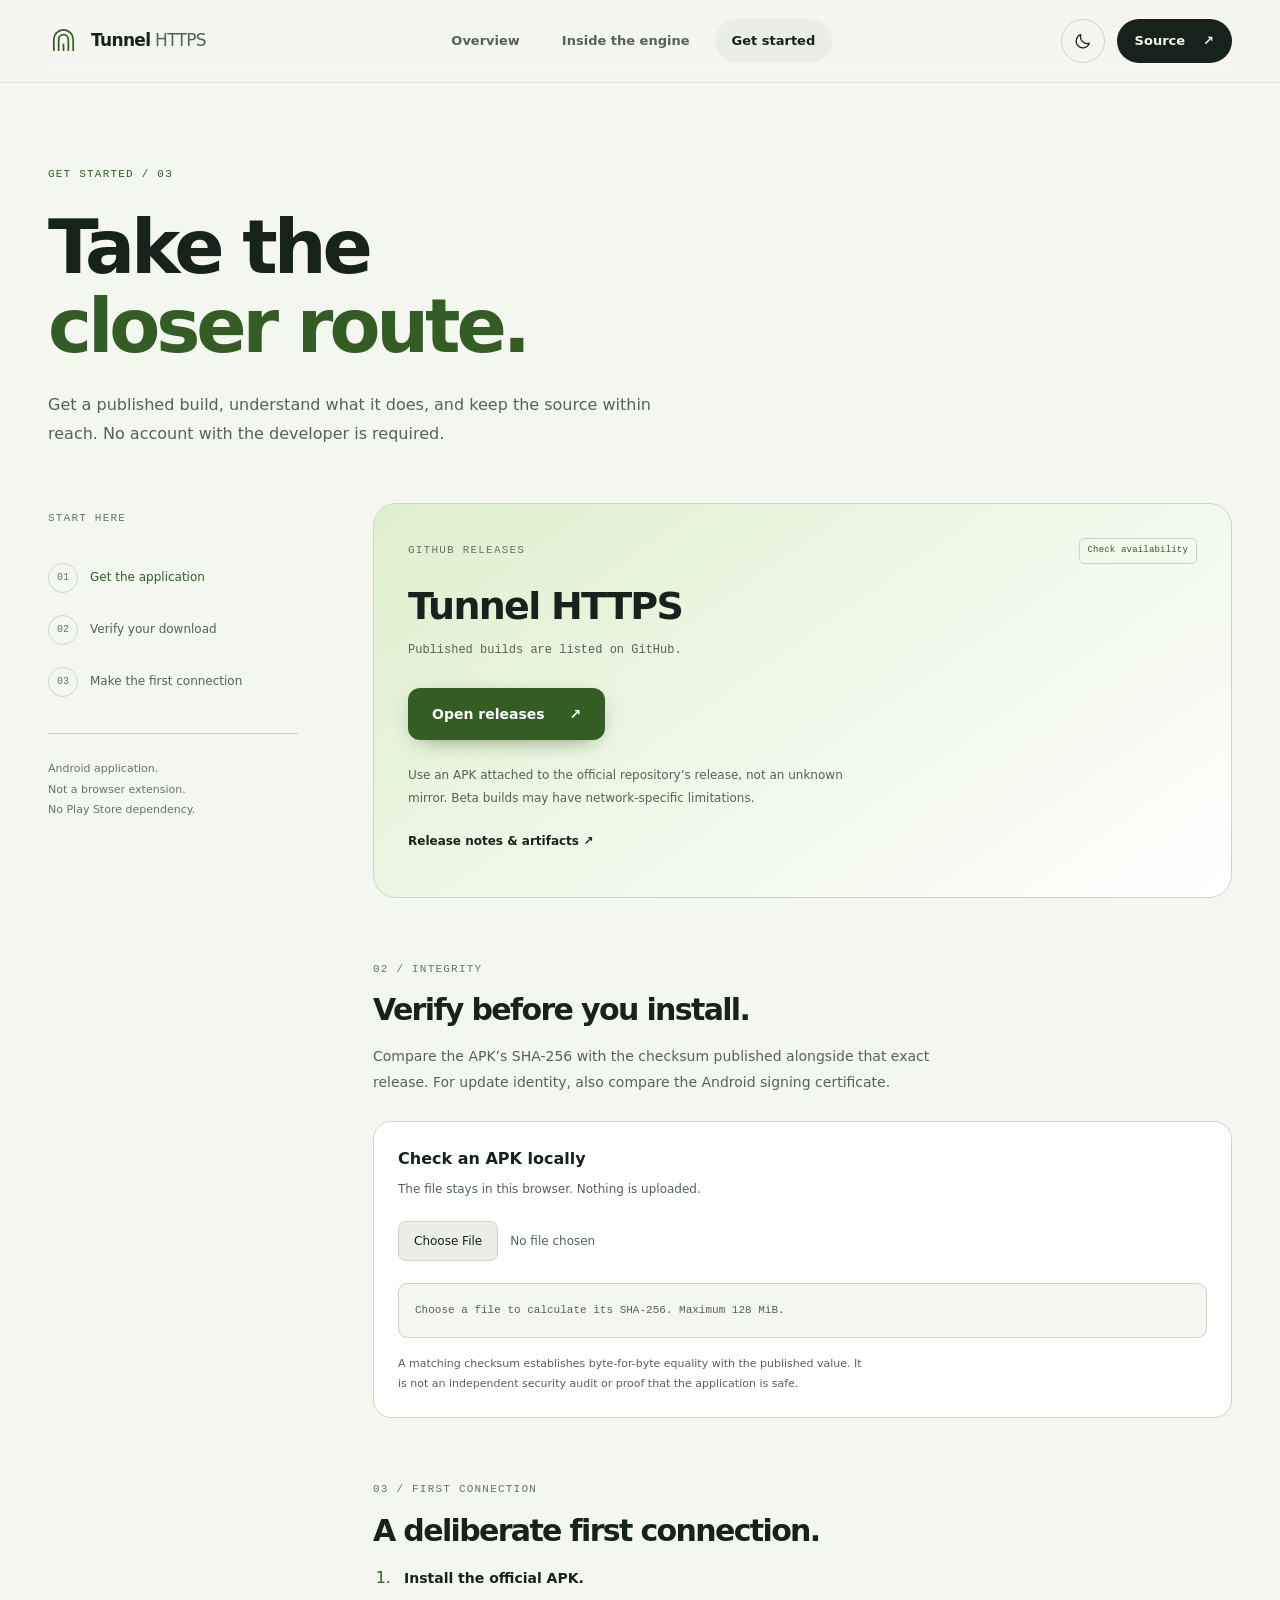
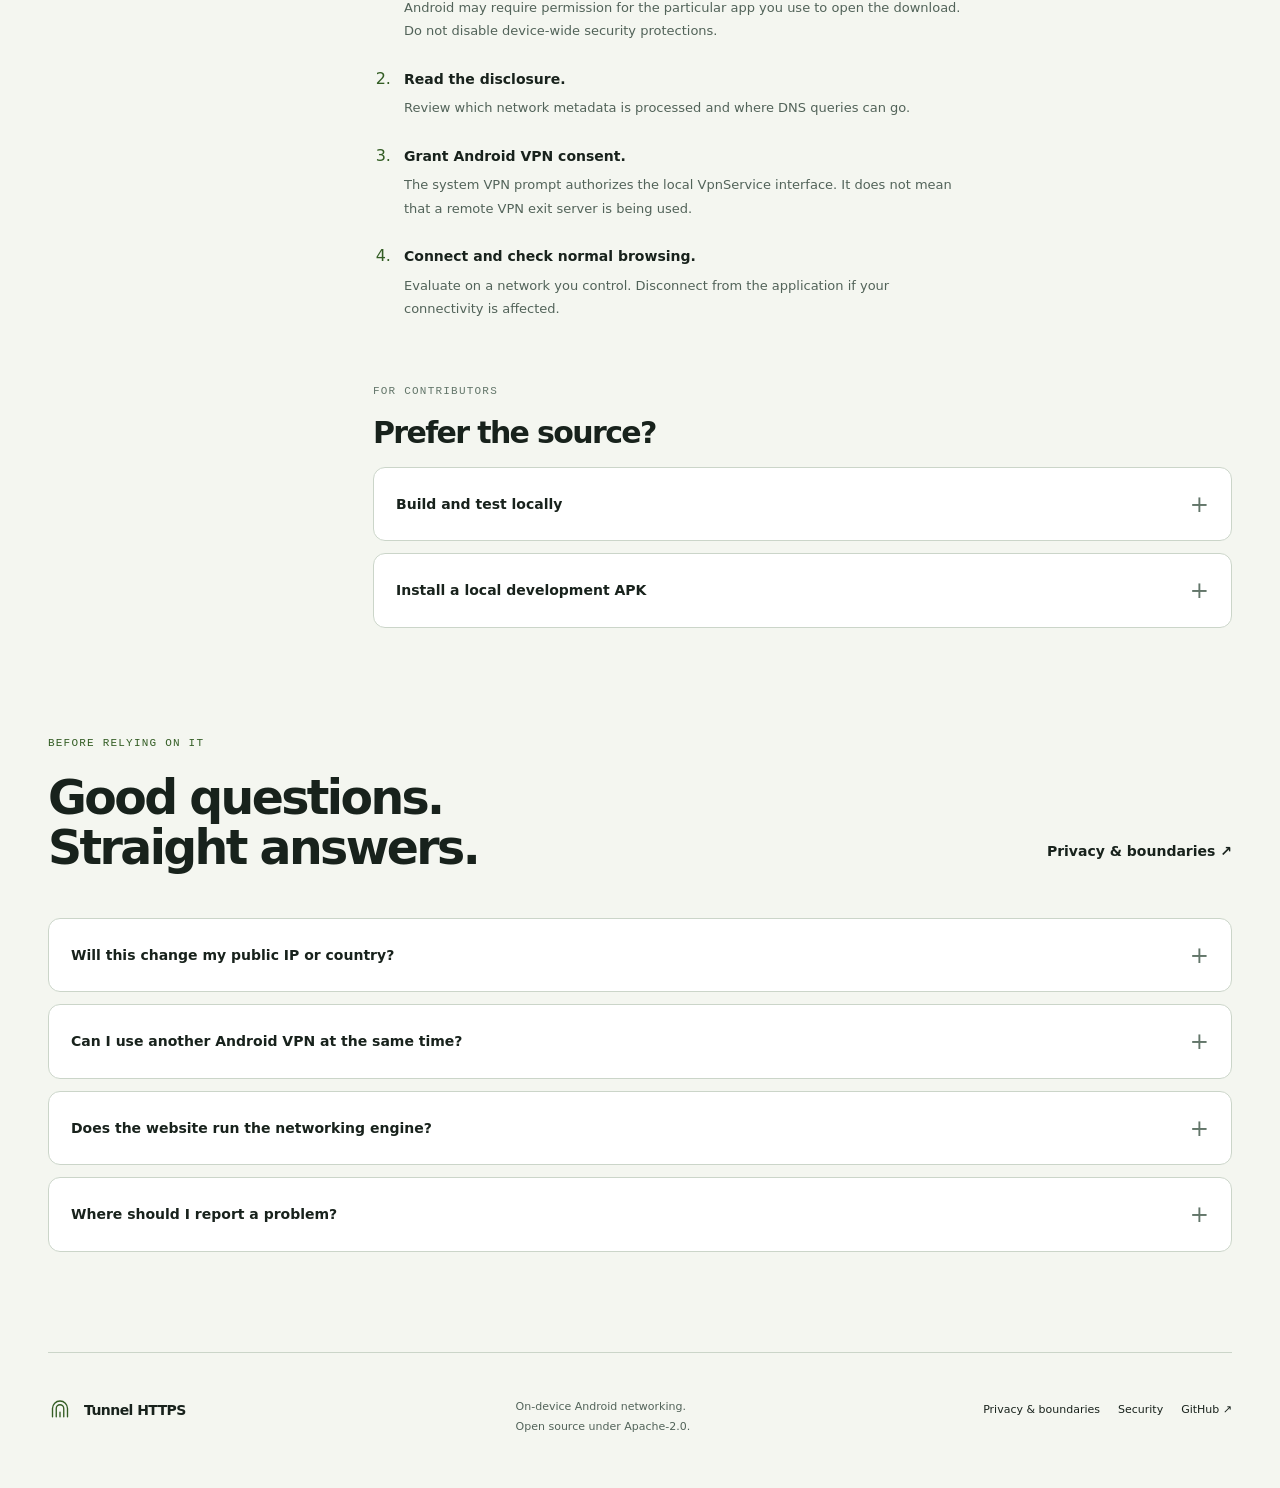
<file: docs/guide/index.html>
<!doctype html>
<html lang="en" data-theme="dark" data-site-root="../">
<head>
<meta charset="utf-8">
<meta name="viewport" content="width=device-width,initial-scale=1">
<meta name="color-scheme" content="dark light">
<meta name="theme-color" content="#0b100d">
<meta name="description" content="An open-source Android network engine. Local DNS policy, bounded TCP/UDP relays and adaptive TLS handling, without a developer-operated remote VPN gateway.">
<meta http-equiv="Content-Security-Policy" content="default-src 'none'; script-src 'self'; style-src 'self'; img-src 'self'; font-src 'self'; connect-src 'none'; object-src 'none'; base-uri 'none'; form-action 'none'; frame-src 'none'; upgrade-insecure-requests">
<meta name="tunnel-site-revision" content="be52b45f6042e5d0b6fd59be6986064500689026">
<meta name="referrer" content="strict-origin-when-cross-origin">
<meta property="og:title" content="Tunnel HTTPS — Your network. A more direct path.">
<meta property="og:description" content="Explore an open-source, on-device Android networking engine. Follow the packet path, inspect the source, and run it yourself.">
<meta property="og:type" content="website">
<title>Get started — Tunnel HTTPS</title>
<link rel="icon" href="../assets/web2026/mark.svg" type="image/svg+xml">
<link rel="stylesheet" href="../assets/web2026/site.css">
<script src="../assets/web2026/theme.js"></script>
<script defer src="../assets/web2026/release.js"></script>
<script defer src="../assets/web2026/site.js"></script>
</head>
<body data-start="guide">
<a class="skip-link" href="#main">Skip to content</a>
<header class="site-header">
<div class="header-inner shell">
<a class="brand" data-route="home" href="../" aria-label="Tunnel HTTPS home"><svg viewBox="0 0 32 32" aria-hidden="true"><path d="M6 25V14a10 10 0 0 1 20 0v11M11 25V14a5 5 0 0 1 10 0v11M16 19v6"/></svg><span>Tunnel<span class="brand-secondary"> HTTPS</span></span></a>
<nav class="desktop-nav" aria-label="Main navigation"><a data-route="home" href="../">Overview</a><a data-route="engineering" href="../engineering/">Inside the engine</a><a data-route="guide" href="../guide/">Get started</a></nav>
<div class="header-actions"><button class="icon-button theme-toggle" type="button" aria-label="Switch color theme"><svg class="sun-icon" viewBox="0 0 24 24" aria-hidden="true"><circle cx="12" cy="12" r="4"/><path d="M12 2v2m0 16v2M2 12h2m16 0h2M5 5l1.5 1.5m11 11L19 19M5 19l1.5-1.5m11-11L19 5"/></svg><svg class="moon-icon" viewBox="0 0 24 24" aria-hidden="true"><path d="M20.6 14.1A8.5 8.5 0 0 1 9.9 3.4 8.5 8.5 0 1 0 20.6 14.1Z"/></svg></button><a class="source-button" href="https://github.com/Sp2ctr2/Tunnel-HTTPS">Source <span aria-hidden="true">↗</span></a><button class="icon-button menu-toggle" type="button" aria-controls="mobile-nav" aria-expanded="false" aria-label="Open navigation"><svg viewBox="0 0 24 24" aria-hidden="true"><path d="M4 8h16M4 16h16"/></svg></button></div>
</div>
<nav class="mobile-nav shell" id="mobile-nav" aria-label="Mobile navigation" hidden><a data-route="home" href="../">Overview <span>01</span></a><a data-route="engineering" href="../engineering/">Inside the engine <span>02</span></a><a data-route="guide" href="../guide/">Get started <span>03</span></a><a data-route="privacy" href="../privacy/">Privacy & boundaries <span>04</span></a></nav>
</header>
<main id="main" tabindex="-1">
<section class="screen " data-screen="home" aria-labelledby="home-title">
<div class="hero shell">
<div class="hero-copy"><a class="eyebrow release-pill" data-route="guide" href="../guide/"><span class="status-dot"></span>Open source. On device.<span aria-hidden="true">↗</span></a><h1 id="home-title" tabindex="-1">Your network.<br>A more<br><span class="accent-text">direct path.</span></h1><p class="hero-lead">Keep the network decisions<br class="desktop-only"> closer to you.</p><p class="hero-description">An Android engine for local DNS policy, packet validation and adaptive connections. No developer-operated remote VPN gateway.</p><div class="action-row"><a class="button primary" data-route="guide" href="../guide/">Get Tunnel HTTPS <span aria-hidden="true">↓</span></a><a class="text-link" data-route="engineering" href="../engineering/">Follow a packet <span aria-hidden="true">↗</span></a></div><div class="hero-meta"><span>Android</span><span>Kotlin</span><span>Apache-2.0</span></div></div>
<div class="hero-stage" aria-label="Illustration of local packet processing">
<div class="stage-top"><span class="micro">A closer look</span><span class="stage-caption">Architecture illustration</span></div>
<div class="tunnel-visual"><div class="orbit orbit-one"></div><div class="orbit orbit-two"></div><div class="orbit orbit-three"></div><div class="orbit orbit-four"></div><div class="orbit orbit-five"></div><div class="core-chip"><svg viewBox="0 0 32 32" aria-hidden="true"><path d="M6 25V14a10 10 0 0 1 20 0v11M11 25V14a5 5 0 0 1 10 0v11M16 19v6"/></svg><strong>On device.</strong><span>VpnService / TUN</span></div><span class="orbit-label orbit-label-a">DNS</span><span class="orbit-label orbit-label-b">TCP</span><span class="orbit-label orbit-label-c">UDP</span><span class="path-particle particle-a"></span><span class="path-particle particle-b"></span><span class="path-particle particle-c"></span></div>
<div class="stage-bottom"><div><span class="micro">Your applications</span><span class="stage-line" aria-hidden="true"></span><strong>Local engine</strong><span class="stage-line" aria-hidden="true"></span><span class="micro">Destinations</span></div><p>Policy stays local. Requests still reach their destinations.</p></div>
<button class="motion-button" type="button" aria-pressed="false">Pause animation</button>
</div>
</div>
<div class="principles shell"><article><span class="tiny-index">01 / LOCAL</span><h2>Control, without the detour.</h2><p>Network policy runs inside your Android device.</p></article><article><span class="tiny-index">02 / OPEN</span><h2>Nothing behind the curtain.</h2><p>Inspect the implementation and its regression tests.</p></article><article><span class="tiny-index">03 / BOUNDED</span><h2>Limits are part of the design.</h2><p>Explicit budgets, fallbacks and experimental boundaries.</p></article></div>
<section class="section shell" id="architecture"><div class="section-head"><div><span class="eyebrow">Below the connect button</span><h2>A whole engine.<br>Not just a switch.</h2></div><p>Follow the work from a packet entering the device to the socket that carries it onward. Each layer has a distinct responsibility.</p></div>
<div class="feature-grid"><a class="feature-card feature-large" data-route="engineering" href="../engineering/#packet-explorer"><div class="card-heading"><span class="micro">01 / PACKET PATH</span><span class="round-arrow" aria-hidden="true">↗</span></div><div class="mini-layers" aria-hidden="true"><span>Android applications</span><span>VpnService / TUN</span><span>IPv4 / IPv6 normalization</span><span class="layer-accent">Policy + bounded relay</span><span>Protected upstream sockets</span></div><h3>The interesting work<br>happens underneath.</h3><p>Packet normalization, fragment handling and local transport state — before the upstream socket.</p></a><a class="feature-card" data-route="engineering" href="../engineering/#capabilities"><div class="card-heading"><span class="micro">02 / DNS</span><span class="round-arrow" aria-hidden="true">↗</span></div><div class="dns-visual" aria-hidden="true"><span>query</span><i></i><span class="dns-center">validate</span><i></i><span>resolve</span></div><h3>Names deserve scrutiny.</h3><p>Message validation, cache policy and encrypted resolver selection. Not just a DNS endpoint setting.</p></a><a class="feature-card" data-route="engineering" href="../engineering/#learning"><div class="card-heading"><span class="micro">03 / ADAPTATION</span><span class="round-arrow" aria-hidden="true">↗</span></div><div class="learning-visual" aria-hidden="true"><i></i><i></i><i></i><i></i><i></i><i></i><span>context → outcome → update</span></div><h3>Adaptive. Accountable.</h3><p>Turbo learns from local outcomes. The experimental Aegis neural policy remains in shadow mode.</p></a></div></section>
<section class="boundary-band"><div class="shell boundary-content"><span class="eyebrow">An important distinction</span><h2>Your packets don’t need<br><span>our VPN server.</span></h2><div class="boundary-bottom"><strong>There isn’t one.</strong><p>This is a local networking engine, not a remote exit service. It does not change your country, hide your public IP, or decrypt HTTPS content.</p><a class="text-link" data-route="privacy" href="../privacy/">Understand the boundaries <span aria-hidden="true">↗</span></a></div></div></section>
<section class="section shell"><div class="section-head"><div><span class="eyebrow">Made to be inspected</span><h2>Go as deep<br>as you need.</h2></div><p>Start with the path. Continue into the implementation. The explanations and the source belong next to each other.</p></div><div class="reading-grid"><a data-route="engineering" href="../engineering/"><span class="tiny-index">THE INTERACTIVE TOUR</span><h3>See the engine work.</h3><p>Step through DNS, TCP and QUIC-related paths in an explicitly illustrative explorer.</p><span class="text-link">Explore <span aria-hidden="true">↗</span></span></a><a href="https://github.com/Sp2ctr2/Tunnel-HTTPS/tree/main/app/src/main/java/com/tunnelvpn/app"><span class="tiny-index">THE IMPLEMENTATION</span><h3>Read the actual code.</h3><p>Inspect normalization, resolver logic, relays and on-device learning.</p><span class="text-link">Browse source <span aria-hidden="true">↗</span></span></a><a href="https://github.com/Sp2ctr2/Tunnel-HTTPS/tree/main/docs/release"><span class="tiny-index">THE EVIDENCE</span><h3>Check the scope.</h3><p>Read dated tests and known limitations without confusing a passing unit test with device validation.</p><span class="text-link">Open the records <span aria-hidden="true">↗</span></span></a></div></section>
<section class="closing shell"><div><span class="eyebrow">Open source / Android</span><h2>A closer look.<br>A better starting point.</h2></div><div><p>Explore the engine, inspect the source, or install a published build when one is available.</p><a class="button primary" data-route="guide" href="../guide/">Get started <span aria-hidden="true">↗</span></a></div></section>
</section>
<section class="screen " data-screen="engineering" aria-labelledby="engineering-title">
<header class="page-intro shell"><span class="eyebrow">Inside the engine / 02</span><h1 id="engineering-title" tabindex="-1">Follow the packet.<br><span class="accent-text">Understand the path.</span></h1><p>One engine. Different responsibilities. Explore an illustrative sequence, then jump directly into the code that implements it.</p></header>
<section class="shell explorer" id="packet-explorer" aria-labelledby="explorer-title"><div class="explorer-header"><div><span class="micro">PACKET EXPLORER</span><h2 id="explorer-title">Make the path visible.</h2></div><span class="simulation-label">Illustration · no traffic generated</span></div><div class="protocol-tabs" role="tablist" aria-label="Select a packet path"><button id="tab-dns" role="tab" data-protocol="dns" aria-selected="true" aria-controls="protocol-panel">DNS<span>Resolve a name</span></button><button id="tab-tcp" role="tab" data-protocol="tcp" aria-selected="false" aria-controls="protocol-panel" tabindex="-1">TCP / TLS<span>Open a connection</span></button><button id="tab-quic" role="tab" data-protocol="quic" aria-selected="false" aria-controls="protocol-panel" tabindex="-1">UDP / QUIC<span>Inspect a datagram</span></button></div>
<div class="explorer-body" id="protocol-panel" role="tabpanel" aria-labelledby="tab-dns"><div class="path-canvas"><div class="path-track" aria-label="Packet processing steps"><button class="path-stop is-current" type="button" data-step="0" aria-current="step"><span class="stop-number">01</span><span class="stop-title">Capture</span><small>TUN input</small><span class="stop-indicator" aria-hidden="true"></span></button><span class="track-link" aria-hidden="true"></span><button class="path-stop" type="button" data-step="1"><span class="stop-number">02</span><span class="stop-title">Normalize</span><small>Packet checks</small><span class="stop-indicator" aria-hidden="true"></span></button><span class="track-link" aria-hidden="true"></span><button class="path-stop" type="button" data-step="2"><span class="stop-number">03</span><span class="stop-title">Validate</span><small>DNS policy</small><span class="stop-indicator" aria-hidden="true"></span></button><span class="track-link" aria-hidden="true"></span><button class="path-stop" type="button" data-step="3"><span class="stop-number">04</span><span class="stop-title">Resolve</span><small>Protected socket</small><span class="stop-indicator" aria-hidden="true"></span></button></div><div class="path-readout"><span class="micro">SELECTED STEP</span><strong id="step-title">Capture the request.</strong><p id="step-description">The local VpnService exposes a TUN interface. The engine reads packets selected by the app’s routing configuration.</p></div><div class="playback"><button id="play-path" class="button compact" type="button" aria-pressed="false">Play sequence <span aria-hidden="true">▷</span></button><label class="scrubber"><span class="sr-only">Sequence step</span><input id="path-progress" type="range" min="0" max="3" value="0" step="1"><span id="step-count">01 / 04</span></label><button id="next-step" class="icon-button" type="button" aria-label="Next step">→</button></div></div><aside class="inspector"><span class="micro">IMPLEMENTATION NOTE</span><h3 id="inspector-title">A local interface.</h3><p id="inspector-description">Android supplies VpnService and TUN. Tunnel HTTPS implements the packet loop, dispatch and policy around them.</p><div class="inspector-boundary"><span class="status-dot"></span><span id="inspector-boundary">Local processing is not a remote VPN tunnel.</span></div><a id="inspector-source" class="text-link" href="https://github.com/Sp2ctr2/Tunnel-HTTPS/blob/main/app/src/main/java/com/tunnelvpn/app/LocalProtectionEngine.kt">Inspect this layer <span aria-hidden="true">↗</span></a></aside></div></section>
<section class="section shell" id="capabilities"><div class="section-head"><div><span class="eyebrow">A map, not a checklist</span><h2>Implementation<br>with boundaries.</h2></div><p>Filter by subsystem or scope. “Implemented” does not imply universal compatibility or complete protocol equivalence.</p></div><div class="capability-toolbar"><label class="search-field"><svg viewBox="0 0 24 24" aria-hidden="true"><circle cx="10" cy="10" r="6"/><path d="m15 15 5 5"/></svg><span class="sr-only">Search capabilities</span><input type="search" id="capability-search" placeholder="Search DNS, IPv6, TLS…" autocomplete="off"></label><div class="filter-group" aria-label="Filter by scope"><button type="button" data-filter="all" aria-pressed="true">All</button><button type="button" data-filter="bounded" aria-pressed="false">Bounded</button><button type="button" data-filter="experimental" aria-pressed="false">Experimental</button></div></div><div class="capability-list">
<article class="capability-row" data-scope="bounded"><div><h3>IPv4 / IPv6</h3><span class="scope-tag">Bounded</span></div><p>Packet normalization, bounded fragment handling, checksums and selected ICMPv6 paths. Not an unrestricted replacement for the platform stack.</p><a href="https://github.com/Sp2ctr2/Tunnel-HTTPS/blob/main/app/src/main/java/com/tunnelvpn/app/Ipv6PacketNormalizer.kt">Source ↗</a></article>
<article class="capability-row" data-scope="bounded"><div><h3>TCP / UDP relay</h3><span class="scope-tag">Bounded</span></div><p>Local relay state and resource budgets. Internet-facing sockets continue to use the Android/Linux network stack.</p><a href="https://github.com/Sp2ctr2/Tunnel-HTTPS/blob/main/app/src/main/java/com/tunnelvpn/app/TurboTcpForwarder.kt">Source ↗</a></article>
<article class="capability-row" data-scope="bounded"><div><h3>DNS / DoH</h3><span class="scope-tag">Validated</span></div><p>Message parsing, response validation, caching and resolver policy. A selected external resolver still receives the queries sent to it.</p><a href="https://github.com/Sp2ctr2/Tunnel-HTTPS/blob/main/app/src/main/java/com/tunnelvpn/app/DnsMessageValidator.kt">Source ↗</a></article>
<article class="capability-row" data-scope="bounded"><div><h3>DNS64 / NAT64</h3><span class="scope-tag">Conditional</span></div><p>Discovery and DNS synthesis depend on the underlying network. Availability is not assumed on every carrier or Wi-Fi network.</p><a href="https://github.com/Sp2ctr2/Tunnel-HTTPS/blob/main/app/src/main/java/com/tunnelvpn/app/Dns64Packet.kt">Source ↗</a></article>
<article class="capability-row" data-scope="bounded"><div><h3>TLS ClientHello</h3><span class="scope-tag">Partial</span></div><p>ClientHello metadata handling and fragmentation strategies. No HTTPS payload decryption and no TLS interception certificate.</p><a href="https://github.com/Sp2ctr2/Tunnel-HTTPS/blob/main/docs/TURBO_AI_ARCHITECTURE.md">Architecture ↗</a></article>
<article class="capability-row" data-scope="experimental"><div><h3>QUIC-aware behavior</h3><span class="scope-tag experimental">Partial</span></div><p>Structural classification and selected response handling. This is not a full QUIC implementation.</p><a href="https://github.com/Sp2ctr2/Tunnel-HTTPS/blob/main/app/src/main/java/com/tunnelvpn/app/QuicHttp3Guard.kt">Source ↗</a></article>
<article class="capability-row" data-scope="experimental"><div><h3>Turbo / Aegis</h3><span class="scope-tag experimental">Shadow boundary</span></div><p>Turbo uses contextual on-device learning. The experimental Aegis neural policy observes without live routing authority.</p><a href="https://github.com/Sp2ctr2/Tunnel-HTTPS/blob/main/docs/TURBO_AI_ARCHITECTURE.md">Architecture ↗</a></article>
</div><p class="filter-result" id="filter-result" role="status">7 subsystems</p></section>
<section class="section shell learning-section" id="learning"><div><span class="eyebrow">Two policies. Different authority.</span><h2>Learning locally.<br>Keeping control explicit.</h2><p>Turbo adapts strategy selection from local context and outcomes. Aegis is a separate, experimental neural policy. Its predictions do not automatically become routing decisions.</p><a class="text-link" href="https://github.com/Sp2ctr2/Tunnel-HTTPS/blob/main/docs/TURBO_AI_ARCHITECTURE.md">Read the learning architecture ↗</a></div><div class="model-card"><span class="scope-tag experimental">Aegis / shadow only</span><div class="model-layers" role="group" aria-label="Explore neural model layers"><button type="button" data-layer="input" aria-pressed="true"><strong>32</strong><span>Inputs</span></button><span aria-hidden="true">→</span><button type="button" data-layer="hidden" aria-pressed="false"><strong>16</strong><span>Hidden units</span></button><span aria-hidden="true">→</span><button type="button" data-layer="output" aria-pressed="false"><strong>3</strong><span>Outputs</span></button></div><div id="model-note" role="status"><h3>Context, encoded locally.</h3><p>The input layer represents local connection context. This diagram explains the model shape; it does not run the Android model in your browser.</p></div></div></section>
</section>
<section class="screen is-active" data-screen="guide" aria-labelledby="guide-title"><header class="page-intro shell"><span class="eyebrow">Get started / 03</span><h1 id="guide-title" tabindex="-1">Take the<br><span class="accent-text">closer route.</span></h1><p>Get a published build, understand what it does, and keep the source within reach. No account with the developer is required.</p></header><section class="shell install-layout" id="download"><aside class="install-sidebar"><span class="micro">START HERE</span><ol><li><a href="#download" class="is-current"><span>01</span>Get the application</a></li><li><a href="#verification"><span>02</span>Verify your download</a></li><li><a href="#first-connection"><span>03</span>Make the first connection</a></li></ol><p>Android application.<br>Not a browser extension.<br>No Play Store dependency.</p></aside><div class="install-content"><article class="download-card"><div class="card-heading"><span class="micro">GITHUB RELEASES</span><span class="scope-tag" id="release-status">Check availability</span></div><h2>Tunnel HTTPS</h2><p class="release-version" id="release-version">Published builds are listed on GitHub.</p><a class="button primary" id="download-apk" href="https://github.com/Sp2ctr2/Tunnel-HTTPS/releases">Open releases <span aria-hidden="true">↗</span></a><p class="download-note" id="release-detail">Use an APK attached to the official repository’s release, not an unknown mirror. Beta builds may have network-specific limitations.</p><a class="text-link" id="release-notes" href="https://github.com/Sp2ctr2/Tunnel-HTTPS/releases">Release notes & artifacts ↗</a></article><section class="guide-section" id="verification"><span class="tiny-index">02 / INTEGRITY</span><h2>Verify before you install.</h2><p>Compare the APK’s SHA-256 with the checksum published alongside that exact release. For update identity, also compare the Android signing certificate.</p><div class="verify-box" id="verify-box"><label for="apk-file"><strong>Check an APK locally</strong><span>The file stays in this browser. Nothing is uploaded.</span></label><input id="apk-file" type="file" accept=".apk,application/vnd.android.package-archive"><output id="hash-result" role="status">Choose a file to calculate its SHA-256. Maximum 128 MiB.</output><p class="checksum-note">A matching checksum establishes byte-for-byte equality with the published value. It is not an independent security audit or proof that the application is safe.</p></div></section><section class="guide-section" id="first-connection"><span class="tiny-index">03 / FIRST CONNECTION</span><h2>A deliberate first connection.</h2><ol class="connection-steps"><li><strong>Install the official APK.</strong><p>Android may require permission for the particular app you use to open the download. Do not disable device-wide security protections.</p></li><li><strong>Read the disclosure.</strong><p>Review which network metadata is processed and where DNS queries can go.</p></li><li><strong>Grant Android VPN consent.</strong><p>The system VPN prompt authorizes the local VpnService interface. It does not mean that a remote VPN exit server is being used.</p></li><li><strong>Connect and check normal browsing.</strong><p>Evaluate on a network you control. Disconnect from the application if your connectivity is affected.</p></li></ol></section><section class="guide-section" id="developer"><span class="tiny-index">FOR CONTRIBUTORS</span><h2>Prefer the source?</h2><details class="disclosure"><summary>Build and test locally <span aria-hidden="true">+</span></summary><div class="disclosure-body"><p>From the repository root, with JDK 17 and the project’s required Android SDK installed:</p><div class="code-block"><button type="button" class="copy-code">Copy commands</button><pre><code>./gradlew :app:assembleDebug
./gradlew :app:testDebugUnitTest :app:lintDebug</code></pre></div><p>The development APK is written to <code>app/build/outputs/apk/debug/app-debug.apk</code>.</p></div></details><details class="disclosure"><summary>Install a local development APK <span aria-hidden="true">+</span></summary><div class="disclosure-body"><p>With an authorized Android device or emulator connected:</p><div class="code-block"><button type="button" class="copy-code">Copy command</button><pre><code>adb install -r app/build/outputs/apk/debug/app-debug.apk</code></pre></div><p>A debug build is not the official signed release. Keep signing keys and local configuration out of Git history.</p></div></details></section></div></section><section class="section shell"><div class="section-head"><div><span class="eyebrow">Before relying on it</span><h2>Good questions.<br>Straight answers.</h2></div><a class="text-link" data-route="privacy" href="../privacy/">Privacy & boundaries ↗</a></div><div class="faq"><details class="disclosure"><summary>Will this change my public IP or country? <span aria-hidden="true">+</span></summary><div class="disclosure-body"><p>No. There is no developer-operated remote exit gateway. Destination services and chosen resolvers still receive requests over the underlying network.</p></div></details><details class="disclosure"><summary>Can I use another Android VPN at the same time? <span aria-hidden="true">+</span></summary><div class="disclosure-body"><p>Android normally supports one active VpnService-based VPN per user or profile. Another VPN can replace or conflict with this local engine.</p></div></details><details class="disclosure"><summary>Does the website run the networking engine? <span aria-hidden="true">+</span></summary><div class="disclosure-body"><p>No. The packet explorer is an explanation, not a browser port of the Android networking engine. It generates no network test traffic.</p></div></details><details class="disclosure"><summary>Where should I report a problem? <span aria-hidden="true">+</span></summary><div class="disclosure-body"><p>Use the repository’s issue process for ordinary bugs. For an exploitable vulnerability, follow <a href="https://github.com/Sp2ctr2/Tunnel-HTTPS/blob/main/SECURITY.md">SECURITY.md</a>. Do not publish private browsing data, credentials or sensitive packet captures.</p></div></details></div></section></section>
<section class="screen " data-screen="privacy" aria-labelledby="privacy-title"><header class="page-intro shell"><span class="eyebrow">Privacy & boundaries / 04</span><h1 id="privacy-title" tabindex="-1">Clear boundaries.<br><span class="accent-text">Better trust.</span></h1><p>Local processing is a specific architectural choice. It is not a promise of anonymity, universal bypass or invisibility.</p></header><div class="shell privacy-grid"><article><span class="tiny-index">01 / THE APPLICATION</span><h2>What “local” means.</h2><p>The Android engine processes selected network packets and metadata on the device. That may include destination addresses, ports, DNS names and visible TLS ClientHello metadata.</p><p>The developer does not operate a remote full-traffic VPN gateway. Application requests still reach destination services, and configured DNS resolvers receive the queries sent to them.</p><a class="text-link" href="https://github.com/Sp2ctr2/Tunnel-HTTPS/blob/main/docs/release/03_NETWORK_SECURITY_AND_DATA_FLOW.md">Inspect the documented data flow ↗</a></article><article><span class="tiny-index">02 / THIS WEBSITE</span><h2>A site, not a collector.</h2><p>This interface has no analytics SDK, advertising script or account form. Theme and motion preferences are stored locally in the browser when storage is available.</p><p>The APK checker reads the selected file locally to calculate its hash. It does not upload the file. GitHub, which hosts the site and releases, may process ordinary request metadata under its own policies.</p></article><article><span class="tiny-index">03 / EXPECTATIONS</span><h2>What is not claimed.</h2><p>No public-IP hiding or country switching. No HTTPS payload decryption. No complete replacement for Linux TCP or a full QUIC implementation. No guarantee that every network or application will behave identically.</p><p>Aegis remains an experimental shadow policy. The website’s animations and explorer are illustrations, not live diagnostic evidence.</p></article><article><span class="tiny-index">04 / RESPONSIBLE USE</span><h2>Keep the testing yours.</h2><p>Use controlled devices, synthetic data and networks you are authorized to test. Do not collect other people’s traffic or treat the application as an authorization bypass.</p><p>Public documentation cannot prevent every possible misuse of open-source code. Safety depends on implementation boundaries, careful distribution and responsible operation as well as clear explanations.</p><a class="text-link" href="https://github.com/Sp2ctr2/Tunnel-HTTPS/blob/main/SECURITY.md">Read the security policy ↗</a></article></div></section>
</main>
<footer class="site-footer shell"><a class="brand" data-route="home" href="../"><svg viewBox="0 0 32 32" aria-hidden="true"><path d="M6 25V14a10 10 0 0 1 20 0v11M11 25V14a5 5 0 0 1 10 0v11M16 19v6"/></svg><span>Tunnel HTTPS</span></a><p>On-device Android networking.<br>Open source under Apache-2.0.</p><nav aria-label="Footer navigation"><a data-route="privacy" href="../privacy/">Privacy & boundaries</a><a href="https://github.com/Sp2ctr2/Tunnel-HTTPS/blob/main/SECURITY.md">Security</a><a href="https://github.com/Sp2ctr2/Tunnel-HTTPS">GitHub ↗</a></nav></footer>
<div class="toast" id="toast" role="status" hidden></div>
<noscript><div class="noscript-note shell">The pages, source links and installation instructions work without JavaScript. Interactive playback, filtering and local APK hashing require JavaScript.</div></noscript>
</body></html>
</file>
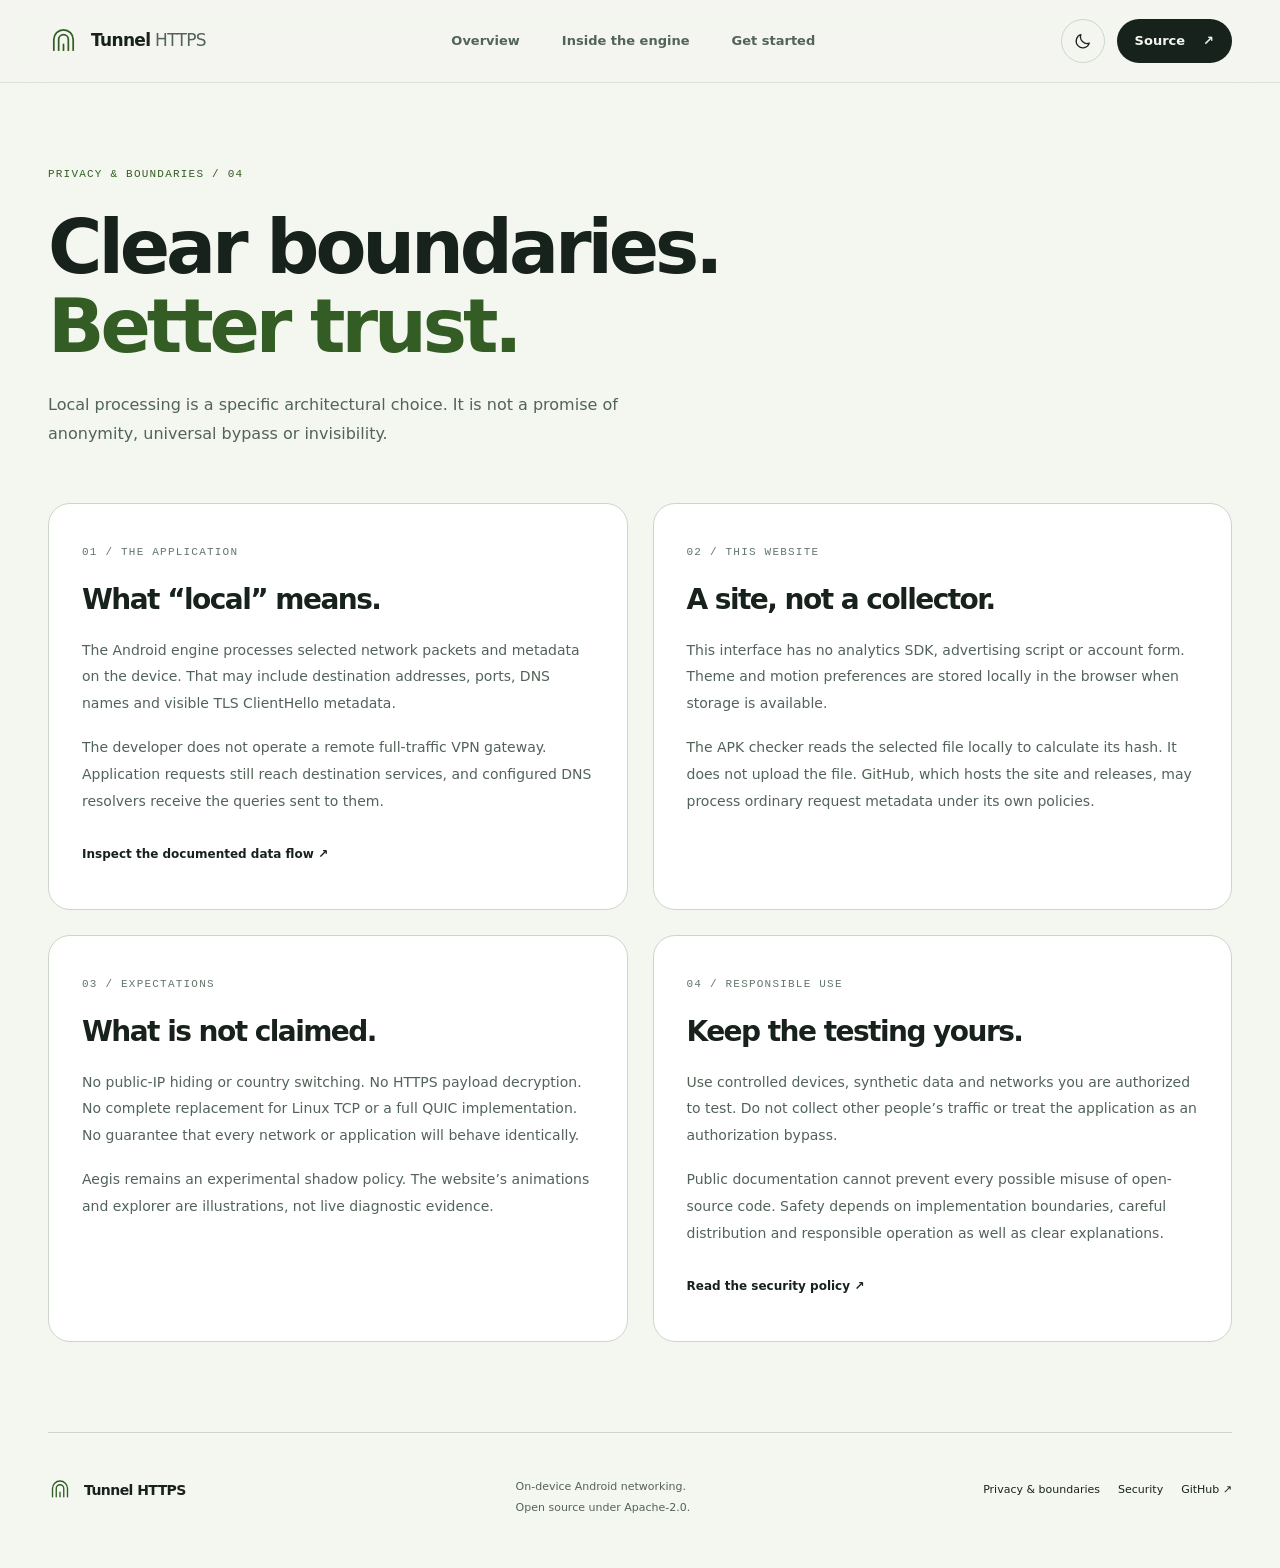
<file: docs/privacy/index.html>
<!doctype html>
<html lang="en" data-theme="dark" data-site-root="../">
<head>
<meta charset="utf-8">
<meta name="viewport" content="width=device-width,initial-scale=1">
<meta name="color-scheme" content="dark light">
<meta name="theme-color" content="#0b100d">
<meta name="description" content="An open-source Android network engine. Local DNS policy, bounded TCP/UDP relays and adaptive TLS handling, without a developer-operated remote VPN gateway.">
<meta http-equiv="Content-Security-Policy" content="default-src 'none'; script-src 'self'; style-src 'self'; img-src 'self'; font-src 'self'; connect-src 'none'; object-src 'none'; base-uri 'none'; form-action 'none'; frame-src 'none'; upgrade-insecure-requests">
<meta name="tunnel-site-revision" content="be52b45f6042e5d0b6fd59be6986064500689026">
<meta name="referrer" content="strict-origin-when-cross-origin">
<meta property="og:title" content="Tunnel HTTPS — Your network. A more direct path.">
<meta property="og:description" content="Explore an open-source, on-device Android networking engine. Follow the packet path, inspect the source, and run it yourself.">
<meta property="og:type" content="website">
<title>Privacy & boundaries — Tunnel HTTPS</title>
<link rel="icon" href="../assets/web2026/mark.svg" type="image/svg+xml">
<link rel="stylesheet" href="../assets/web2026/site.css">
<script src="../assets/web2026/theme.js"></script>
<script defer src="../assets/web2026/release.js"></script>
<script defer src="../assets/web2026/site.js"></script>
</head>
<body data-start="privacy">
<a class="skip-link" href="#main">Skip to content</a>
<header class="site-header">
<div class="header-inner shell">
<a class="brand" data-route="home" href="../" aria-label="Tunnel HTTPS home"><svg viewBox="0 0 32 32" aria-hidden="true"><path d="M6 25V14a10 10 0 0 1 20 0v11M11 25V14a5 5 0 0 1 10 0v11M16 19v6"/></svg><span>Tunnel<span class="brand-secondary"> HTTPS</span></span></a>
<nav class="desktop-nav" aria-label="Main navigation"><a data-route="home" href="../">Overview</a><a data-route="engineering" href="../engineering/">Inside the engine</a><a data-route="guide" href="../guide/">Get started</a></nav>
<div class="header-actions"><button class="icon-button theme-toggle" type="button" aria-label="Switch color theme"><svg class="sun-icon" viewBox="0 0 24 24" aria-hidden="true"><circle cx="12" cy="12" r="4"/><path d="M12 2v2m0 16v2M2 12h2m16 0h2M5 5l1.5 1.5m11 11L19 19M5 19l1.5-1.5m11-11L19 5"/></svg><svg class="moon-icon" viewBox="0 0 24 24" aria-hidden="true"><path d="M20.6 14.1A8.5 8.5 0 0 1 9.9 3.4 8.5 8.5 0 1 0 20.6 14.1Z"/></svg></button><a class="source-button" href="https://github.com/Sp2ctr2/Tunnel-HTTPS">Source <span aria-hidden="true">↗</span></a><button class="icon-button menu-toggle" type="button" aria-controls="mobile-nav" aria-expanded="false" aria-label="Open navigation"><svg viewBox="0 0 24 24" aria-hidden="true"><path d="M4 8h16M4 16h16"/></svg></button></div>
</div>
<nav class="mobile-nav shell" id="mobile-nav" aria-label="Mobile navigation" hidden><a data-route="home" href="../">Overview <span>01</span></a><a data-route="engineering" href="../engineering/">Inside the engine <span>02</span></a><a data-route="guide" href="../guide/">Get started <span>03</span></a><a data-route="privacy" href="../privacy/">Privacy & boundaries <span>04</span></a></nav>
</header>
<main id="main" tabindex="-1">
<section class="screen " data-screen="home" aria-labelledby="home-title">
<div class="hero shell">
<div class="hero-copy"><a class="eyebrow release-pill" data-route="guide" href="../guide/"><span class="status-dot"></span>Open source. On device.<span aria-hidden="true">↗</span></a><h1 id="home-title" tabindex="-1">Your network.<br>A more<br><span class="accent-text">direct path.</span></h1><p class="hero-lead">Keep the network decisions<br class="desktop-only"> closer to you.</p><p class="hero-description">An Android engine for local DNS policy, packet validation and adaptive connections. No developer-operated remote VPN gateway.</p><div class="action-row"><a class="button primary" data-route="guide" href="../guide/">Get Tunnel HTTPS <span aria-hidden="true">↓</span></a><a class="text-link" data-route="engineering" href="../engineering/">Follow a packet <span aria-hidden="true">↗</span></a></div><div class="hero-meta"><span>Android</span><span>Kotlin</span><span>Apache-2.0</span></div></div>
<div class="hero-stage" aria-label="Illustration of local packet processing">
<div class="stage-top"><span class="micro">A closer look</span><span class="stage-caption">Architecture illustration</span></div>
<div class="tunnel-visual"><div class="orbit orbit-one"></div><div class="orbit orbit-two"></div><div class="orbit orbit-three"></div><div class="orbit orbit-four"></div><div class="orbit orbit-five"></div><div class="core-chip"><svg viewBox="0 0 32 32" aria-hidden="true"><path d="M6 25V14a10 10 0 0 1 20 0v11M11 25V14a5 5 0 0 1 10 0v11M16 19v6"/></svg><strong>On device.</strong><span>VpnService / TUN</span></div><span class="orbit-label orbit-label-a">DNS</span><span class="orbit-label orbit-label-b">TCP</span><span class="orbit-label orbit-label-c">UDP</span><span class="path-particle particle-a"></span><span class="path-particle particle-b"></span><span class="path-particle particle-c"></span></div>
<div class="stage-bottom"><div><span class="micro">Your applications</span><span class="stage-line" aria-hidden="true"></span><strong>Local engine</strong><span class="stage-line" aria-hidden="true"></span><span class="micro">Destinations</span></div><p>Policy stays local. Requests still reach their destinations.</p></div>
<button class="motion-button" type="button" aria-pressed="false">Pause animation</button>
</div>
</div>
<div class="principles shell"><article><span class="tiny-index">01 / LOCAL</span><h2>Control, without the detour.</h2><p>Network policy runs inside your Android device.</p></article><article><span class="tiny-index">02 / OPEN</span><h2>Nothing behind the curtain.</h2><p>Inspect the implementation and its regression tests.</p></article><article><span class="tiny-index">03 / BOUNDED</span><h2>Limits are part of the design.</h2><p>Explicit budgets, fallbacks and experimental boundaries.</p></article></div>
<section class="section shell" id="architecture"><div class="section-head"><div><span class="eyebrow">Below the connect button</span><h2>A whole engine.<br>Not just a switch.</h2></div><p>Follow the work from a packet entering the device to the socket that carries it onward. Each layer has a distinct responsibility.</p></div>
<div class="feature-grid"><a class="feature-card feature-large" data-route="engineering" href="../engineering/#packet-explorer"><div class="card-heading"><span class="micro">01 / PACKET PATH</span><span class="round-arrow" aria-hidden="true">↗</span></div><div class="mini-layers" aria-hidden="true"><span>Android applications</span><span>VpnService / TUN</span><span>IPv4 / IPv6 normalization</span><span class="layer-accent">Policy + bounded relay</span><span>Protected upstream sockets</span></div><h3>The interesting work<br>happens underneath.</h3><p>Packet normalization, fragment handling and local transport state — before the upstream socket.</p></a><a class="feature-card" data-route="engineering" href="../engineering/#capabilities"><div class="card-heading"><span class="micro">02 / DNS</span><span class="round-arrow" aria-hidden="true">↗</span></div><div class="dns-visual" aria-hidden="true"><span>query</span><i></i><span class="dns-center">validate</span><i></i><span>resolve</span></div><h3>Names deserve scrutiny.</h3><p>Message validation, cache policy and encrypted resolver selection. Not just a DNS endpoint setting.</p></a><a class="feature-card" data-route="engineering" href="../engineering/#learning"><div class="card-heading"><span class="micro">03 / ADAPTATION</span><span class="round-arrow" aria-hidden="true">↗</span></div><div class="learning-visual" aria-hidden="true"><i></i><i></i><i></i><i></i><i></i><i></i><span>context → outcome → update</span></div><h3>Adaptive. Accountable.</h3><p>Turbo learns from local outcomes. The experimental Aegis neural policy remains in shadow mode.</p></a></div></section>
<section class="boundary-band"><div class="shell boundary-content"><span class="eyebrow">An important distinction</span><h2>Your packets don’t need<br><span>our VPN server.</span></h2><div class="boundary-bottom"><strong>There isn’t one.</strong><p>This is a local networking engine, not a remote exit service. It does not change your country, hide your public IP, or decrypt HTTPS content.</p><a class="text-link" data-route="privacy" href="../privacy/">Understand the boundaries <span aria-hidden="true">↗</span></a></div></div></section>
<section class="section shell"><div class="section-head"><div><span class="eyebrow">Made to be inspected</span><h2>Go as deep<br>as you need.</h2></div><p>Start with the path. Continue into the implementation. The explanations and the source belong next to each other.</p></div><div class="reading-grid"><a data-route="engineering" href="../engineering/"><span class="tiny-index">THE INTERACTIVE TOUR</span><h3>See the engine work.</h3><p>Step through DNS, TCP and QUIC-related paths in an explicitly illustrative explorer.</p><span class="text-link">Explore <span aria-hidden="true">↗</span></span></a><a href="https://github.com/Sp2ctr2/Tunnel-HTTPS/tree/main/app/src/main/java/com/tunnelvpn/app"><span class="tiny-index">THE IMPLEMENTATION</span><h3>Read the actual code.</h3><p>Inspect normalization, resolver logic, relays and on-device learning.</p><span class="text-link">Browse source <span aria-hidden="true">↗</span></span></a><a href="https://github.com/Sp2ctr2/Tunnel-HTTPS/tree/main/docs/release"><span class="tiny-index">THE EVIDENCE</span><h3>Check the scope.</h3><p>Read dated tests and known limitations without confusing a passing unit test with device validation.</p><span class="text-link">Open the records <span aria-hidden="true">↗</span></span></a></div></section>
<section class="closing shell"><div><span class="eyebrow">Open source / Android</span><h2>A closer look.<br>A better starting point.</h2></div><div><p>Explore the engine, inspect the source, or install a published build when one is available.</p><a class="button primary" data-route="guide" href="../guide/">Get started <span aria-hidden="true">↗</span></a></div></section>
</section>
<section class="screen " data-screen="engineering" aria-labelledby="engineering-title">
<header class="page-intro shell"><span class="eyebrow">Inside the engine / 02</span><h1 id="engineering-title" tabindex="-1">Follow the packet.<br><span class="accent-text">Understand the path.</span></h1><p>One engine. Different responsibilities. Explore an illustrative sequence, then jump directly into the code that implements it.</p></header>
<section class="shell explorer" id="packet-explorer" aria-labelledby="explorer-title"><div class="explorer-header"><div><span class="micro">PACKET EXPLORER</span><h2 id="explorer-title">Make the path visible.</h2></div><span class="simulation-label">Illustration · no traffic generated</span></div><div class="protocol-tabs" role="tablist" aria-label="Select a packet path"><button id="tab-dns" role="tab" data-protocol="dns" aria-selected="true" aria-controls="protocol-panel">DNS<span>Resolve a name</span></button><button id="tab-tcp" role="tab" data-protocol="tcp" aria-selected="false" aria-controls="protocol-panel" tabindex="-1">TCP / TLS<span>Open a connection</span></button><button id="tab-quic" role="tab" data-protocol="quic" aria-selected="false" aria-controls="protocol-panel" tabindex="-1">UDP / QUIC<span>Inspect a datagram</span></button></div>
<div class="explorer-body" id="protocol-panel" role="tabpanel" aria-labelledby="tab-dns"><div class="path-canvas"><div class="path-track" aria-label="Packet processing steps"><button class="path-stop is-current" type="button" data-step="0" aria-current="step"><span class="stop-number">01</span><span class="stop-title">Capture</span><small>TUN input</small><span class="stop-indicator" aria-hidden="true"></span></button><span class="track-link" aria-hidden="true"></span><button class="path-stop" type="button" data-step="1"><span class="stop-number">02</span><span class="stop-title">Normalize</span><small>Packet checks</small><span class="stop-indicator" aria-hidden="true"></span></button><span class="track-link" aria-hidden="true"></span><button class="path-stop" type="button" data-step="2"><span class="stop-number">03</span><span class="stop-title">Validate</span><small>DNS policy</small><span class="stop-indicator" aria-hidden="true"></span></button><span class="track-link" aria-hidden="true"></span><button class="path-stop" type="button" data-step="3"><span class="stop-number">04</span><span class="stop-title">Resolve</span><small>Protected socket</small><span class="stop-indicator" aria-hidden="true"></span></button></div><div class="path-readout"><span class="micro">SELECTED STEP</span><strong id="step-title">Capture the request.</strong><p id="step-description">The local VpnService exposes a TUN interface. The engine reads packets selected by the app’s routing configuration.</p></div><div class="playback"><button id="play-path" class="button compact" type="button" aria-pressed="false">Play sequence <span aria-hidden="true">▷</span></button><label class="scrubber"><span class="sr-only">Sequence step</span><input id="path-progress" type="range" min="0" max="3" value="0" step="1"><span id="step-count">01 / 04</span></label><button id="next-step" class="icon-button" type="button" aria-label="Next step">→</button></div></div><aside class="inspector"><span class="micro">IMPLEMENTATION NOTE</span><h3 id="inspector-title">A local interface.</h3><p id="inspector-description">Android supplies VpnService and TUN. Tunnel HTTPS implements the packet loop, dispatch and policy around them.</p><div class="inspector-boundary"><span class="status-dot"></span><span id="inspector-boundary">Local processing is not a remote VPN tunnel.</span></div><a id="inspector-source" class="text-link" href="https://github.com/Sp2ctr2/Tunnel-HTTPS/blob/main/app/src/main/java/com/tunnelvpn/app/LocalProtectionEngine.kt">Inspect this layer <span aria-hidden="true">↗</span></a></aside></div></section>
<section class="section shell" id="capabilities"><div class="section-head"><div><span class="eyebrow">A map, not a checklist</span><h2>Implementation<br>with boundaries.</h2></div><p>Filter by subsystem or scope. “Implemented” does not imply universal compatibility or complete protocol equivalence.</p></div><div class="capability-toolbar"><label class="search-field"><svg viewBox="0 0 24 24" aria-hidden="true"><circle cx="10" cy="10" r="6"/><path d="m15 15 5 5"/></svg><span class="sr-only">Search capabilities</span><input type="search" id="capability-search" placeholder="Search DNS, IPv6, TLS…" autocomplete="off"></label><div class="filter-group" aria-label="Filter by scope"><button type="button" data-filter="all" aria-pressed="true">All</button><button type="button" data-filter="bounded" aria-pressed="false">Bounded</button><button type="button" data-filter="experimental" aria-pressed="false">Experimental</button></div></div><div class="capability-list">
<article class="capability-row" data-scope="bounded"><div><h3>IPv4 / IPv6</h3><span class="scope-tag">Bounded</span></div><p>Packet normalization, bounded fragment handling, checksums and selected ICMPv6 paths. Not an unrestricted replacement for the platform stack.</p><a href="https://github.com/Sp2ctr2/Tunnel-HTTPS/blob/main/app/src/main/java/com/tunnelvpn/app/Ipv6PacketNormalizer.kt">Source ↗</a></article>
<article class="capability-row" data-scope="bounded"><div><h3>TCP / UDP relay</h3><span class="scope-tag">Bounded</span></div><p>Local relay state and resource budgets. Internet-facing sockets continue to use the Android/Linux network stack.</p><a href="https://github.com/Sp2ctr2/Tunnel-HTTPS/blob/main/app/src/main/java/com/tunnelvpn/app/TurboTcpForwarder.kt">Source ↗</a></article>
<article class="capability-row" data-scope="bounded"><div><h3>DNS / DoH</h3><span class="scope-tag">Validated</span></div><p>Message parsing, response validation, caching and resolver policy. A selected external resolver still receives the queries sent to it.</p><a href="https://github.com/Sp2ctr2/Tunnel-HTTPS/blob/main/app/src/main/java/com/tunnelvpn/app/DnsMessageValidator.kt">Source ↗</a></article>
<article class="capability-row" data-scope="bounded"><div><h3>DNS64 / NAT64</h3><span class="scope-tag">Conditional</span></div><p>Discovery and DNS synthesis depend on the underlying network. Availability is not assumed on every carrier or Wi-Fi network.</p><a href="https://github.com/Sp2ctr2/Tunnel-HTTPS/blob/main/app/src/main/java/com/tunnelvpn/app/Dns64Packet.kt">Source ↗</a></article>
<article class="capability-row" data-scope="bounded"><div><h3>TLS ClientHello</h3><span class="scope-tag">Partial</span></div><p>ClientHello metadata handling and fragmentation strategies. No HTTPS payload decryption and no TLS interception certificate.</p><a href="https://github.com/Sp2ctr2/Tunnel-HTTPS/blob/main/docs/TURBO_AI_ARCHITECTURE.md">Architecture ↗</a></article>
<article class="capability-row" data-scope="experimental"><div><h3>QUIC-aware behavior</h3><span class="scope-tag experimental">Partial</span></div><p>Structural classification and selected response handling. This is not a full QUIC implementation.</p><a href="https://github.com/Sp2ctr2/Tunnel-HTTPS/blob/main/app/src/main/java/com/tunnelvpn/app/QuicHttp3Guard.kt">Source ↗</a></article>
<article class="capability-row" data-scope="experimental"><div><h3>Turbo / Aegis</h3><span class="scope-tag experimental">Shadow boundary</span></div><p>Turbo uses contextual on-device learning. The experimental Aegis neural policy observes without live routing authority.</p><a href="https://github.com/Sp2ctr2/Tunnel-HTTPS/blob/main/docs/TURBO_AI_ARCHITECTURE.md">Architecture ↗</a></article>
</div><p class="filter-result" id="filter-result" role="status">7 subsystems</p></section>
<section class="section shell learning-section" id="learning"><div><span class="eyebrow">Two policies. Different authority.</span><h2>Learning locally.<br>Keeping control explicit.</h2><p>Turbo adapts strategy selection from local context and outcomes. Aegis is a separate, experimental neural policy. Its predictions do not automatically become routing decisions.</p><a class="text-link" href="https://github.com/Sp2ctr2/Tunnel-HTTPS/blob/main/docs/TURBO_AI_ARCHITECTURE.md">Read the learning architecture ↗</a></div><div class="model-card"><span class="scope-tag experimental">Aegis / shadow only</span><div class="model-layers" role="group" aria-label="Explore neural model layers"><button type="button" data-layer="input" aria-pressed="true"><strong>32</strong><span>Inputs</span></button><span aria-hidden="true">→</span><button type="button" data-layer="hidden" aria-pressed="false"><strong>16</strong><span>Hidden units</span></button><span aria-hidden="true">→</span><button type="button" data-layer="output" aria-pressed="false"><strong>3</strong><span>Outputs</span></button></div><div id="model-note" role="status"><h3>Context, encoded locally.</h3><p>The input layer represents local connection context. This diagram explains the model shape; it does not run the Android model in your browser.</p></div></div></section>
</section>
<section class="screen " data-screen="guide" aria-labelledby="guide-title"><header class="page-intro shell"><span class="eyebrow">Get started / 03</span><h1 id="guide-title" tabindex="-1">Take the<br><span class="accent-text">closer route.</span></h1><p>Get a published build, understand what it does, and keep the source within reach. No account with the developer is required.</p></header><section class="shell install-layout" id="download"><aside class="install-sidebar"><span class="micro">START HERE</span><ol><li><a href="#download" class="is-current"><span>01</span>Get the application</a></li><li><a href="#verification"><span>02</span>Verify your download</a></li><li><a href="#first-connection"><span>03</span>Make the first connection</a></li></ol><p>Android application.<br>Not a browser extension.<br>No Play Store dependency.</p></aside><div class="install-content"><article class="download-card"><div class="card-heading"><span class="micro">GITHUB RELEASES</span><span class="scope-tag" id="release-status">Check availability</span></div><h2>Tunnel HTTPS</h2><p class="release-version" id="release-version">Published builds are listed on GitHub.</p><a class="button primary" id="download-apk" href="https://github.com/Sp2ctr2/Tunnel-HTTPS/releases">Open releases <span aria-hidden="true">↗</span></a><p class="download-note" id="release-detail">Use an APK attached to the official repository’s release, not an unknown mirror. Beta builds may have network-specific limitations.</p><a class="text-link" id="release-notes" href="https://github.com/Sp2ctr2/Tunnel-HTTPS/releases">Release notes & artifacts ↗</a></article><section class="guide-section" id="verification"><span class="tiny-index">02 / INTEGRITY</span><h2>Verify before you install.</h2><p>Compare the APK’s SHA-256 with the checksum published alongside that exact release. For update identity, also compare the Android signing certificate.</p><div class="verify-box" id="verify-box"><label for="apk-file"><strong>Check an APK locally</strong><span>The file stays in this browser. Nothing is uploaded.</span></label><input id="apk-file" type="file" accept=".apk,application/vnd.android.package-archive"><output id="hash-result" role="status">Choose a file to calculate its SHA-256. Maximum 128 MiB.</output><p class="checksum-note">A matching checksum establishes byte-for-byte equality with the published value. It is not an independent security audit or proof that the application is safe.</p></div></section><section class="guide-section" id="first-connection"><span class="tiny-index">03 / FIRST CONNECTION</span><h2>A deliberate first connection.</h2><ol class="connection-steps"><li><strong>Install the official APK.</strong><p>Android may require permission for the particular app you use to open the download. Do not disable device-wide security protections.</p></li><li><strong>Read the disclosure.</strong><p>Review which network metadata is processed and where DNS queries can go.</p></li><li><strong>Grant Android VPN consent.</strong><p>The system VPN prompt authorizes the local VpnService interface. It does not mean that a remote VPN exit server is being used.</p></li><li><strong>Connect and check normal browsing.</strong><p>Evaluate on a network you control. Disconnect from the application if your connectivity is affected.</p></li></ol></section><section class="guide-section" id="developer"><span class="tiny-index">FOR CONTRIBUTORS</span><h2>Prefer the source?</h2><details class="disclosure"><summary>Build and test locally <span aria-hidden="true">+</span></summary><div class="disclosure-body"><p>From the repository root, with JDK 17 and the project’s required Android SDK installed:</p><div class="code-block"><button type="button" class="copy-code">Copy commands</button><pre><code>./gradlew :app:assembleDebug
./gradlew :app:testDebugUnitTest :app:lintDebug</code></pre></div><p>The development APK is written to <code>app/build/outputs/apk/debug/app-debug.apk</code>.</p></div></details><details class="disclosure"><summary>Install a local development APK <span aria-hidden="true">+</span></summary><div class="disclosure-body"><p>With an authorized Android device or emulator connected:</p><div class="code-block"><button type="button" class="copy-code">Copy command</button><pre><code>adb install -r app/build/outputs/apk/debug/app-debug.apk</code></pre></div><p>A debug build is not the official signed release. Keep signing keys and local configuration out of Git history.</p></div></details></section></div></section><section class="section shell"><div class="section-head"><div><span class="eyebrow">Before relying on it</span><h2>Good questions.<br>Straight answers.</h2></div><a class="text-link" data-route="privacy" href="../privacy/">Privacy & boundaries ↗</a></div><div class="faq"><details class="disclosure"><summary>Will this change my public IP or country? <span aria-hidden="true">+</span></summary><div class="disclosure-body"><p>No. There is no developer-operated remote exit gateway. Destination services and chosen resolvers still receive requests over the underlying network.</p></div></details><details class="disclosure"><summary>Can I use another Android VPN at the same time? <span aria-hidden="true">+</span></summary><div class="disclosure-body"><p>Android normally supports one active VpnService-based VPN per user or profile. Another VPN can replace or conflict with this local engine.</p></div></details><details class="disclosure"><summary>Does the website run the networking engine? <span aria-hidden="true">+</span></summary><div class="disclosure-body"><p>No. The packet explorer is an explanation, not a browser port of the Android networking engine. It generates no network test traffic.</p></div></details><details class="disclosure"><summary>Where should I report a problem? <span aria-hidden="true">+</span></summary><div class="disclosure-body"><p>Use the repository’s issue process for ordinary bugs. For an exploitable vulnerability, follow <a href="https://github.com/Sp2ctr2/Tunnel-HTTPS/blob/main/SECURITY.md">SECURITY.md</a>. Do not publish private browsing data, credentials or sensitive packet captures.</p></div></details></div></section></section>
<section class="screen is-active" data-screen="privacy" aria-labelledby="privacy-title"><header class="page-intro shell"><span class="eyebrow">Privacy & boundaries / 04</span><h1 id="privacy-title" tabindex="-1">Clear boundaries.<br><span class="accent-text">Better trust.</span></h1><p>Local processing is a specific architectural choice. It is not a promise of anonymity, universal bypass or invisibility.</p></header><div class="shell privacy-grid"><article><span class="tiny-index">01 / THE APPLICATION</span><h2>What “local” means.</h2><p>The Android engine processes selected network packets and metadata on the device. That may include destination addresses, ports, DNS names and visible TLS ClientHello metadata.</p><p>The developer does not operate a remote full-traffic VPN gateway. Application requests still reach destination services, and configured DNS resolvers receive the queries sent to them.</p><a class="text-link" href="https://github.com/Sp2ctr2/Tunnel-HTTPS/blob/main/docs/release/03_NETWORK_SECURITY_AND_DATA_FLOW.md">Inspect the documented data flow ↗</a></article><article><span class="tiny-index">02 / THIS WEBSITE</span><h2>A site, not a collector.</h2><p>This interface has no analytics SDK, advertising script or account form. Theme and motion preferences are stored locally in the browser when storage is available.</p><p>The APK checker reads the selected file locally to calculate its hash. It does not upload the file. GitHub, which hosts the site and releases, may process ordinary request metadata under its own policies.</p></article><article><span class="tiny-index">03 / EXPECTATIONS</span><h2>What is not claimed.</h2><p>No public-IP hiding or country switching. No HTTPS payload decryption. No complete replacement for Linux TCP or a full QUIC implementation. No guarantee that every network or application will behave identically.</p><p>Aegis remains an experimental shadow policy. The website’s animations and explorer are illustrations, not live diagnostic evidence.</p></article><article><span class="tiny-index">04 / RESPONSIBLE USE</span><h2>Keep the testing yours.</h2><p>Use controlled devices, synthetic data and networks you are authorized to test. Do not collect other people’s traffic or treat the application as an authorization bypass.</p><p>Public documentation cannot prevent every possible misuse of open-source code. Safety depends on implementation boundaries, careful distribution and responsible operation as well as clear explanations.</p><a class="text-link" href="https://github.com/Sp2ctr2/Tunnel-HTTPS/blob/main/SECURITY.md">Read the security policy ↗</a></article></div></section>
</main>
<footer class="site-footer shell"><a class="brand" data-route="home" href="../"><svg viewBox="0 0 32 32" aria-hidden="true"><path d="M6 25V14a10 10 0 0 1 20 0v11M11 25V14a5 5 0 0 1 10 0v11M16 19v6"/></svg><span>Tunnel HTTPS</span></a><p>On-device Android networking.<br>Open source under Apache-2.0.</p><nav aria-label="Footer navigation"><a data-route="privacy" href="../privacy/">Privacy & boundaries</a><a href="https://github.com/Sp2ctr2/Tunnel-HTTPS/blob/main/SECURITY.md">Security</a><a href="https://github.com/Sp2ctr2/Tunnel-HTTPS">GitHub ↗</a></nav></footer>
<div class="toast" id="toast" role="status" hidden></div>
<noscript><div class="noscript-note shell">The pages, source links and installation instructions work without JavaScript. Interactive playback, filtering and local APK hashing require JavaScript.</div></noscript>
</body></html>
</file>
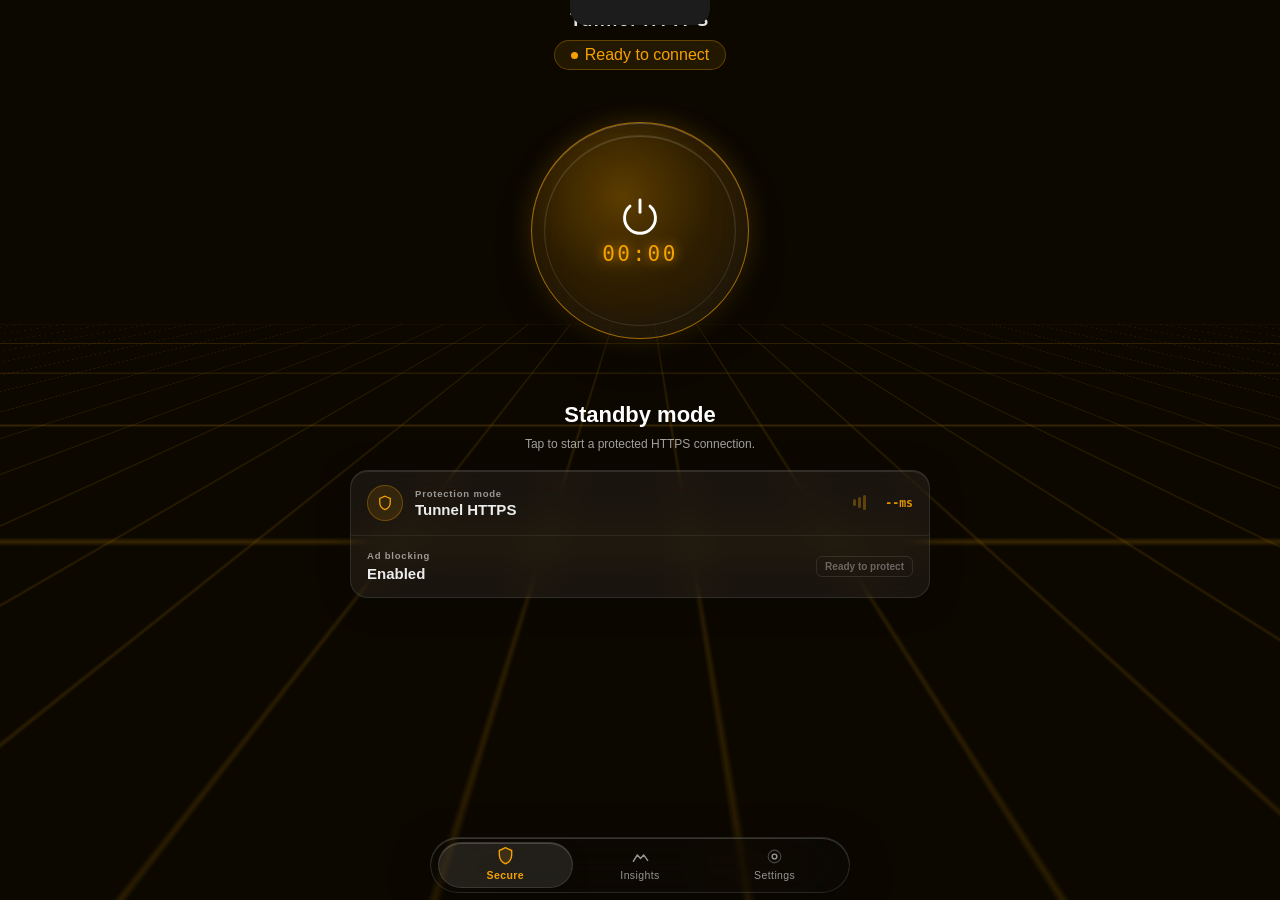
<file: app/src/main/assets/index.html>
﻿<!doctype html>
<html lang="ko" dir="ltr">
<head>
  <meta charset="utf-8">
  <meta http-equiv="Content-Security-Policy" content="default-src 'self' data:; script-src 'self' 'unsafe-inline'; style-src 'self' 'unsafe-inline'; img-src 'self' data:; connect-src 'none'; frame-src 'none'; child-src 'none'; object-src 'none'; base-uri 'none'; form-action 'none'">
  <meta name="viewport" content="width=device-width,initial-scale=1,viewport-fit=cover">
  <title>Tunnel HTTPS</title>
  <style>
    *,*::before,*::after{box-sizing:border-box;margin:0;padding:0;-webkit-tap-highlight-color:transparent}
    html,body{width:100%;height:100%;overflow:hidden;background:#000;color:#fff}
    body{font-family:Roboto,"Noto Sans","Noto Sans KR","Segoe UI","Apple SD Gothic Neo",Arial,sans-serif;user-select:none}
    button,input{font:inherit}button{border:0;background:none;color:inherit;cursor:pointer}input{outline:0}
    .mono{font-family:"SF Mono","Consolas","Roboto Mono",monospace}
    .shell{display:flex;justify-content:center;align-items:center;min-height:100vh;background:#000;padding:20px 0}
    .phone{--grid-speed:24s;position:relative;width:390px;height:844px;background:#0c0800;border-radius:40px;overflow:hidden;box-shadow:0 32px 72px rgba(0,0,0,.88),inset 0 0 0 6px #242424;border:4px solid #1c1c1c;transition:background-color .55s;display:flex;flex-direction:column}
    .phone.on{background:#00100a}.lg-card{background:rgba(255,255,255,.055);backdrop-filter:blur(24px) saturate(1.6);-webkit-backdrop-filter:blur(24px) saturate(1.6);border:1px solid rgba(255,255,255,.10);box-shadow:0 4px 32px rgba(0,0,0,.28),inset 0 1px 0 rgba(255,255,255,.10)}
    .grid-wrap{position:absolute;bottom:0;left:-20%;right:-20%;height:60%;perspective:180px;perspective-origin:50% 0;pointer-events:none;overflow:hidden}.grid{width:100%;height:200%;transform-origin:50% 0;transform:rotateX(68deg);background-image:linear-gradient(rgba(245,162,0,.22) 1px,transparent 1px),linear-gradient(90deg,rgba(245,162,0,.18) 1px,transparent 1px);background-size:40px 40px;animation:gridScroll 1.7s linear infinite;transition:.38s}.phone.on .grid{background-image:linear-gradient(rgba(0,232,122,.22) 1px,transparent 1px),linear-gradient(90deg,rgba(0,232,122,.18) 1px,transparent 1px)}@keyframes gridScroll{from{background-position:0 0}to{background-position:0 40px}}@keyframes arcSpin{from{transform:translate(-50%,-50%) rotate(0)}to{transform:translate(-50%,-50%) rotate(360deg)}}@keyframes fadeUp{from{opacity:0;transform:translateY(6px)}to{opacity:1;transform:translateY(0)}}@keyframes bootPulse{0%,100%{transform:scale(1);filter:drop-shadow(0 0 14px rgba(80,255,138,.30))}50%{transform:scale(1.035);filter:drop-shadow(0 0 26px rgba(80,255,138,.52))}}
    .notch{position:absolute;top:0;left:50%;transform:translateX(-50%);width:140px;height:25px;background:#1c1c1c;border-bottom-left-radius:16px;border-bottom-right-radius:16px;z-index:100}
    .pc{position:relative;z-index:10;display:flex;flex-direction:column;align-items:center;flex:1;width:100%;padding-bottom:100px;padding-top:30px;overflow-y:auto;scrollbar-width:none}.pc::-webkit-scrollbar{display:none}.title{width:100%;text-align:center;padding-top:14px;padding-bottom:4px;font-size:18px;font-weight:800;letter-spacing:1.5px;color:rgba(255,255,255,.88)}.tab{width:100%;display:none;flex-direction:column;animation:fadeUp .35s ease forwards}.tab.active{display:flex}.secure-tab{align-items:center}.accent{color:#f5a200}.phone.on .accent{color:#00e87a}
    .badge{display:flex;align-items:center;gap:7px;padding:5px 16px;border-radius:20px;margin-top:14px;margin-bottom:20px;background:rgba(245,162,0,.10);border:1px solid rgba(245,162,0,.30);backdrop-filter:blur(20px)}.phone.on .badge{background:rgba(0,232,122,.09);border-color:rgba(0,232,122,.30)}.dot{width:7px;height:7px;border-radius:50%;background:#f5a200}.phone.on .dot{background:#00e87a}
    .main-btn-wrap{position:relative;width:260px;height:260px;display:flex;align-items:center;justify-content:center;margin-bottom:18px}.ring-b,.ring-a{position:absolute;inset:0;margin:auto;border-radius:50%;border:1px solid rgba(245,162,0,.16)}.ring-b{width:246px;height:246px}.ring-a{width:208px;height:208px;border-color:rgba(245,162,0,.28)}.phone.on .ring-b,.phone.on .ring-a{border-color:rgba(0,232,122,.24)}
    .power{position:relative;width:174px;height:174px;border-radius:50%;display:flex;flex-direction:column;align-items:center;justify-content:center;gap:5px;border:2px solid rgba(245,162,0,.50);background:radial-gradient(circle at 42% 38%,rgba(245,162,0,.18),rgba(245,162,0,.03));backdrop-filter:blur(20px);box-shadow:0 0 38px rgba(245,162,0,.32),inset 0 0 28px rgba(245,162,0,.13);transition:.16s;z-index:5}.phone.on .power{border-color:rgba(0,232,122,.50);background:radial-gradient(circle at 42% 38%,rgba(0,232,122,.15),rgba(0,232,122,.02));box-shadow:0 0 38px rgba(0,232,122,.26),inset 0 0 28px rgba(0,232,122,.11)}.phone.connecting .power{cursor:not-allowed;transform:scale(.96)}.spinner{position:absolute;top:50%;left:50%;width:82px;height:82px;border-radius:50%;border:3.2px solid transparent;border-top-color:#f5a200;border-right-color:rgba(245,162,0,.25);animation:arcSpin .32s cubic-bezier(.4,0,.2,1) infinite;display:none;z-index:6}.phone.on .spinner{border-top-color:#00e87a}.phone.connecting .spinner{display:block}.timer{font-size:21px;letter-spacing:2.5px;text-shadow:0 0 12px rgba(245,162,0,.8);margin-top:2px;max-width:calc(100% - 24px);white-space:nowrap}.phone.on .timer{text-shadow:0 0 12px rgba(0,232,122,.8)}
    .copy{text-align:center;padding:0 32px;margin-bottom:16px;min-height:82px}.copy h2{font-size:23px;font-weight:800;margin-bottom:7px}.copy p{font-size:12px;color:rgba(255,255,255,.48);line-height:1.55;word-break:keep-all}
    .server-card{width:calc(100% - 28px);border-radius:20px;overflow:hidden;margin-bottom:8px}.server-row,.ip-row{display:flex;align-items:center;padding:14px 16px;gap:12px}.server-row{border-bottom:1px solid rgba(255,255,255,.07)}.round-icon{width:36px;height:36px;border-radius:50%;background:rgba(245,162,0,.12);border:1px solid rgba(245,162,0,.30);display:flex;align-items:center;justify-content:center;flex-shrink:0}.phone.on .round-icon{background:rgba(0,232,122,.12);border-color:rgba(0,232,122,.30)}.mini-label{font-size:9.5px;color:rgba(255,255,255,.38);font-weight:800;letter-spacing:.8px;margin-bottom:2px}.server-name{font-size:15px;font-weight:700;color:rgba(255,255,255,.92)}.signal-wrap{display:flex;align-items:flex-end;justify-content:flex-end;gap:5px;min-width:74px}.bars{display:flex;align-items:flex-end;gap:2px;height:13px;opacity:.55}.bar{width:3px;border-radius:2px;background:#f5a200}.bar:nth-child(1){height:5px}.bar:nth-child(2){height:8px}.bar:nth-child(3){height:11px}.phone.on .bar{background:#00e87a}.phone.on .bars{opacity:.85}.protect-badge{font-size:10px;font-weight:800;color:rgba(255,255,255,.34);border:1px solid rgba(255,255,255,.1);padding:4px 8px;border-radius:6px}.phone.on .protect-badge{color:#00e87a;border-color:rgba(0,232,122,.4);background:rgba(0,232,122,.08)}
    .settings-tab,.insights-tab{width:100%;padding:0 14px;margin-top:6px;gap:12px;align-items:stretch}.page-heading{font-size:21px;font-weight:800;letter-spacing:.5px;margin-bottom:2px;padding-left:4px}.card{border-radius:16px;padding:14px}.stat-duo{display:grid;grid-template-columns:1fr 1fr;gap:12px}.stat-cell{display:flex;flex-direction:column;gap:4px}.stat-head{display:flex;align-items:center;gap:6px}.stat-dot{width:7px;height:7px;border-radius:50%;flex:none}.stat-dot.ad{background:#f5a200;box-shadow:0 0 8px rgba(245,162,0,.6)}.stat-dot.by{background:#00e87a;box-shadow:0 0 8px rgba(0,232,122,.55)}.phone.turbo .stat-dot.by{background:#b758ff;box-shadow:0 0 8px rgba(183,88,255,.6)}.stat-num{font-size:30px;font-weight:800;line-height:1.05;margin-top:2px}.stat-cap{margin-top:1px}.stat-sub{font-size:10px;color:rgba(255,255,255,.5);min-height:12px;overflow:hidden;text-overflow:ellipsis;white-space:nowrap}.section-label{font-size:10.5px;font-weight:800;letter-spacing:1.2px;color:rgba(255,255,255,.28);padding-left:4px;margin-bottom:6px}.metric-grid{display:grid;grid-template-columns:1fr 1fr;gap:10px}.metric{min-width:0;border-radius:14px;padding:12px;background:rgba(255,255,255,.045);border:1px solid rgba(255,255,255,.07)}.metric strong{display:flex;align-items:center;height:18px;line-height:18px;font-size:clamp(11px,3.3vw,13px);margin-top:4px;white-space:nowrap;overflow:hidden;text-overflow:ellipsis}.graph{height:64px;width:100%;display:block}.tog-row{display:flex;align-items:center;justify-content:space-between;padding:11px 0;border-bottom:1px solid rgba(255,255,255,.045)}.tog-row:last-child{border-bottom:0}.tog-main{display:flex;align-items:center;gap:6px;flex:1;min-width:0}.tog-title{font-size:12.5px;font-weight:700;color:rgba(255,255,255,.88)}.tog-sub{font-size:10.5px;color:rgba(255,255,255,.35);margin-top:1.5px;line-height:1.35}.switch{width:42px;height:24px;border-radius:12px;background:rgba(255,255,255,.08);border:1px solid rgba(255,255,255,.14);position:relative;cursor:pointer;transition:.3s;flex-shrink:0}.switch:after{content:"";width:16px;height:16px;border-radius:50%;background:rgba(255,255,255,.5);position:absolute;top:3px;left:3px;transition:.25s;box-shadow:0 2px 4px rgba(0,0,0,.3)}.switch.on{background:rgba(245,162,0,.22);border-color:rgba(245,162,0,.5)}.switch.on:after{left:22px;background:#f5a200}.phone.on .switch.on{background:rgba(0,232,122,.22);border-color:rgba(0,232,122,.5)}.phone.on .switch.on:after{background:#00e87a}
    .priority-card{border-color:rgba(255,255,255,.10);background:rgba(255,255,255,.055);box-shadow:0 4px 32px rgba(0,0,0,.28),inset 0 1px 0 rgba(255,255,255,.10)}.phone.on .priority-card{border-color:rgba(0,232,122,.45);background:linear-gradient(135deg,rgba(0,232,122,.18),rgba(255,255,255,.055));box-shadow:0 0 28px rgba(0,232,122,.14),inset 0 1px 0 rgba(255,255,255,.12)}.priority-card .tog-row{padding:2px 0;border-bottom:0}.priority-pill{font-size:9.5px;font-weight:900;color:#000;background:#f5a200;border-radius:999px;padding:3px 7px;letter-spacing:.6px}.phone.on .priority-pill{background:#00e87a}.input{background:rgba(0,0,0,.3);border:1px solid rgba(255,255,255,.1);border-radius:8px;padding:7px 10px;color:#fff;font-size:12px;min-width:0}.small{background:#f5a200;color:#000;border-radius:8px;font-weight:800;font-size:11.5px;padding:0 14px}.phone.on .small{background:#00e87a}.chip{background:rgba(255,255,255,.06);border:1px solid rgba(255,255,255,.09);padding:4px 8px;border-radius:6px;font-size:11px;display:flex;align-items:center;gap:6px;max-width:100%;transition:.25s}.chip button{cursor:pointer;color:rgba(255,255,255,.6);background:transparent;border:0;padding:2px;font:inherit;font-weight:800;line-height:1}.chip button:focus-visible{outline:2px solid currentColor;border-radius:3px}.app-list{max-height:142px;overflow:auto;display:flex;flex-direction:column;gap:6px;scrollbar-width:none}.app-list::-webkit-scrollbar{display:none}.app-row{display:flex;justify-content:space-between;align-items:center;font-size:11.5px;padding:7px 8px;border-radius:8px;background:rgba(255,255,255,.045);border:1px solid rgba(255,255,255,.06)}.bypass-action{border-radius:7px;padding:4px 8px;font-size:11px;font-weight:800;background:#f5a200;color:#000}.phone.on .bypass-action{background:#00e87a}.settings-tab{gap:10px;margin-top:5px}.settings-tab .page-heading{font-size:20px;margin-bottom:1px}.settings-tab .card{padding:13px}.settings-tab .section-label{font-size:10.2px;margin-bottom:5px}.settings-tab .tog-row{padding:10px 0}.settings-tab .tog-sub{font-size:10.4px;line-height:1.32;margin-top:1px}.settings-tab .priority-card .tog-row{padding:1px 0}.settings-tab .input{padding:6px 9px}.settings-tab .app-list{max-height:132px}.settings-tab form{margin-bottom:7px!important}.settings-tab #splitErr,.settings-tab #selectedApps{margin-bottom:7px!important}
    .bottom{position:absolute;bottom:0;left:0;right:0;display:flex;border-top:1px solid rgba(255,255,255,.08);padding-top:10px;padding-bottom:22px;background:#0c0800;z-index:20;transition:.55s;box-shadow:inset 0 1px 0 rgba(255,255,255,.08)}.phone.on .bottom{background:#00100a}.nav-item{flex:1;display:flex;flex-direction:column;align-items:center;gap:4px;cursor:pointer;padding:2px 0;position:relative;color:rgba(255,255,255,.70);font:inherit;font-size:10.5px;font-weight:500;letter-spacing:.4px;border:0;appearance:none;-webkit-appearance:none}.nav-item:focus-visible{outline:2px solid currentColor;outline-offset:-2px}.nav-item.active{color:#f5a200;font-weight:800}.phone.on .nav-item.active{color:#00e87a}.boot{position:absolute;inset:0;z-index:500;background:#08100b;display:flex;align-items:center;justify-content:center;flex-direction:column;transition:opacity .35s,visibility .35s}.boot.hide{opacity:0;visibility:hidden}
    @media(max-width:520px),(max-height:760px){.shell{padding:0}.phone{width:100vw;height:100vh;border:none;border-radius:0;box-shadow:none}.notch{display:none}.pc{padding-top:env(safe-area-inset-top,0);padding-bottom:calc(100px + env(safe-area-inset-bottom,0))}.bottom{padding-bottom:calc(14px + env(safe-area-inset-bottom,0))}}
  </style>
  <style>
    :root{--safe-top:env(safe-area-inset-top,0px);--safe-bottom:env(safe-area-inset-bottom,0px);--ease:cubic-bezier(.22,1,.36,1)}
    .phone{width:min(390px,100vw);height:min(844px,100vh);max-width:720px;transition:background-color .55s var(--ease),transform .35s var(--ease)}
    .pc{padding:calc(28px + var(--safe-top)) clamp(10px,3.4vw,20px) calc(94px + var(--safe-bottom));gap:0;scroll-behavior:smooth}
    .tab{max-width:430px;margin:0 auto}.settings-tab,.insights-tab{padding-left:0;padding-right:0}
    .main-btn-wrap{width:clamp(218px,58vw,260px);height:clamp(218px,58vw,260px);margin-bottom:clamp(8px,2vh,18px)}
    .ring-b,.ring-a{border:0;pointer-events:none}
    .ring-b{width:clamp(206px,54vw,246px);height:clamp(206px,54vw,246px);background:conic-gradient(from 220deg,rgba(245,162,0,.06),rgba(245,162,0,.34),rgba(0,225,230,.10),rgba(245,162,0,.04));filter:blur(18px);opacity:.78}
    .ring-a{width:clamp(180px,47vw,208px);height:clamp(180px,47vw,208px);background:radial-gradient(circle,transparent 63%,rgba(245,162,0,.30) 64%,rgba(0,225,230,.13) 72%,transparent 74%);filter:drop-shadow(0 0 18px rgba(245,162,0,.26))}
    .phone.on .ring-b{background:conic-gradient(from 220deg,rgba(0,232,122,.05),rgba(0,232,122,.45),rgba(0,220,255,.34),rgba(0,232,122,.04));filter:blur(20px)}
    .phone.on .ring-a{background:radial-gradient(circle,transparent 63%,rgba(0,232,122,.40) 64%,rgba(0,220,255,.30) 72%,transparent 74%);filter:drop-shadow(0 0 20px rgba(0,232,122,.30))}
    .power{width:clamp(148px,40vw,172px);height:clamp(148px,40vw,172px);transition:transform .24s var(--ease),box-shadow .32s var(--ease),border-color .32s var(--ease)}
    .power:active{transform:scale(.97)}.phone.connecting .power{transform:scale(.985)}
    .phone.complete .power{animation:completePulse .48s var(--ease)}@keyframes completePulse{0%{box-shadow:0 0 34px rgba(0,232,122,.24),inset 0 0 24px rgba(0,232,122,.10)}55%{box-shadow:0 0 58px rgba(0,232,122,.46),0 0 34px rgba(0,220,255,.24),inset 0 0 34px rgba(0,232,122,.18)}100%{box-shadow:0 0 38px rgba(0,232,122,.26),inset 0 0 28px rgba(0,232,122,.11)}}
    .spinner{width:clamp(72px,19vw,82px);height:clamp(72px,19vw,82px);animation:arcSpin .48s var(--ease) infinite}
    .copy{min-height:auto;margin-bottom:clamp(10px,2vh,16px)}.copy h2{font-size:clamp(20px,5.5vw,23px)}.copy p{font-size:clamp(11px,3.1vw,12px)}
    .server-card{width:min(100%,362px);border-radius:18px}.server-row,.ip-row{padding:clamp(11px,3.2vw,14px) clamp(13px,4vw,16px)}
    .phone.on .bars .bar{animation:barLink 1.28s var(--ease) infinite}.phone.on .bars .bar:nth-child(2){animation-delay:.13s}.phone.on .bars .bar:nth-child(3){animation-delay:.26s}
    @keyframes barLink{0%,100%{opacity:.58;transform:translateY(0);box-shadow:none}42%{opacity:1;transform:translateY(-2px);box-shadow:0 0 10px currentColor}}
    .card{border-radius:14px;padding:clamp(11px,3.2vw,14px)}.settings-tab,.insights-tab{gap:clamp(8px,1.5vh,12px)}.graph{height:clamp(46px,8vh,64px)}
    .bottom{left:50%;right:auto;bottom:calc(12px + var(--safe-bottom));width:min(352px,calc(100% - 30px));transform:translateX(-50%);padding:8px 10px;border:1px solid rgba(255,255,255,.13);border-radius:999px;background:rgba(18,18,18,.50);backdrop-filter:blur(26px) saturate(1.7);-webkit-backdrop-filter:blur(26px) saturate(1.7);box-shadow:0 16px 38px rgba(0,0,0,.42),inset 0 1px 0 rgba(255,255,255,.16)}
    .phone.on .bottom{background:rgba(0,16,10,.48);box-shadow:0 16px 42px rgba(0,0,0,.45),0 0 24px rgba(0,232,122,.10),inset 0 1px 0 rgba(255,255,255,.16)}
    .nav-item{border-radius:999px;padding:7px 0 6px;transition:background .28s var(--ease),color .28s var(--ease),transform .28s var(--ease)}.nav-item.active{background:rgba(255,255,255,.075);transform:translateY(-1px)}
    .boot{background:#000;overflow:hidden;transition:opacity .42s var(--ease),visibility .42s var(--ease)}.boot::before{display:none}
    .boot-hex{width:150px;height:150px;overflow:visible;filter:drop-shadow(0 0 18px rgba(0,232,122,.48))}.boot-track{fill:none;stroke:rgba(255,255,255,.11);stroke-width:7;stroke-linejoin:round}.boot-line{fill:none;stroke:url(#bootGrad);stroke-width:7;stroke-linecap:round;stroke-linejoin:round;stroke-dasharray:520;stroke-dashoffset:520;animation:hexBuild .92s var(--ease) forwards}.boot-core{fill:none;stroke:url(#bootGrad);stroke-width:18;stroke-linecap:round;stroke-dasharray:260;stroke-dashoffset:260;opacity:.88;animation:coreBuild .72s var(--ease) .22s forwards}.boot-dots{color:#00e87a;font:700 12px "SF Mono","Consolas",monospace;letter-spacing:7px;margin-top:22px;animation:dotGlow .8s ease-in-out infinite alternate;z-index:1}
    @keyframes hexBuild{to{stroke-dashoffset:0}}@keyframes coreBuild{to{stroke-dashoffset:40}}@keyframes dotGlow{from{opacity:.35;text-shadow:0 0 4px rgba(0,232,122,.4)}to{opacity:1;text-shadow:0 0 16px rgba(0,232,122,.9)}}
    @media(max-height:760px){.title{padding-top:6px}.badge{margin-top:8px;margin-bottom:10px}.main-btn-wrap{width:214px;height:214px}.power{width:146px;height:146px}.server-card{margin-bottom:0}.pc{padding-bottom:calc(86px + var(--safe-bottom))}.bottom{bottom:calc(8px + var(--safe-bottom))}}
    @media(min-width:700px){.shell{padding:28px}.phone{width:min(92vw,720px);height:min(92vh,860px);border-radius:34px}.tab{max-width:520px}.secure-tab{max-width:460px}.metric-grid{grid-template-columns:1fr 1fr}.bottom{width:390px}.main-btn-wrap{width:248px;height:248px}.power{width:164px;height:164px}}
    @media(max-width:520px),(max-height:760px){.bottom{left:50%;right:auto;width:min(352px,calc(100% - 24px));padding-bottom:8px}.pc{padding-left:14px;padding-right:14px}}
  </style>
  <style>
    html,body,.shell{background:#000}
    .main-btn-wrap{aspect-ratio:1;flex:0 0 auto;display:grid;place-items:center}
    .ring-b,.ring-a,.spinner{display:none!important}
    .power{width:clamp(154px,41vw,178px)!important;height:clamp(154px,41vw,178px)!important;border-width:1.5px;border-color:rgba(245,162,0,.58);background:radial-gradient(circle at 42% 34%,rgba(245,162,0,.20),rgba(245,162,0,.07) 46%,rgba(255,255,255,.045) 100%)!important;backdrop-filter:blur(24px) saturate(1.35);-webkit-backdrop-filter:blur(24px) saturate(1.35);box-shadow:0 18px 38px rgba(0,0,0,.36),0 0 28px rgba(245,162,0,.17),inset 0 1px 0 rgba(255,255,255,.18),inset 0 -18px 26px rgba(0,0,0,.18)}
    .power::before{content:"";position:absolute;inset:12px;border-radius:50%;border:1px solid rgba(255,255,255,.11);box-shadow:inset 0 1px 0 rgba(255,255,255,.16);pointer-events:none}
    .phone.on .power{background:radial-gradient(circle at 42% 34%,rgba(0,232,122,.18),rgba(0,232,122,.065) 46%,rgba(255,255,255,.045) 100%)!important;box-shadow:0 18px 38px rgba(0,0,0,.36),0 0 28px rgba(0,232,122,.16),inset 0 1px 0 rgba(255,255,255,.18),inset 0 -18px 26px rgba(0,0,0,.18)}
    .phone.connecting .power{animation:powerConnect 1.05s var(--ease) infinite}
    @keyframes powerConnect{0%,100%{transform:scale(.985);box-shadow:0 18px 38px rgba(0,0,0,.36),0 0 24px rgba(245,162,0,.14),inset 0 1px 0 rgba(255,255,255,.18),inset 0 -18px 26px rgba(0,0,0,.18)}50%{transform:scale(1);box-shadow:0 18px 38px rgba(0,0,0,.36),0 0 42px rgba(245,162,0,.28),inset 0 1px 0 rgba(255,255,255,.20),inset 0 -18px 26px rgba(0,0,0,.18)}}
    .phone::after{content:"";position:absolute;inset:-18%;z-index:450;pointer-events:none;opacity:0;background:radial-gradient(circle at 50% 43%,rgba(255,255,255,.08) 0 8%,rgba(0,232,122,.18) 12%,rgba(0,220,255,.10) 19%,rgba(0,0,0,.46) 35%,rgba(0,0,0,0) 62%);transform:scale(1.18);filter:blur(.2px)}
    .phone.tunnel-pull::after{animation:tunnelLens .86s cubic-bezier(.16,1,.3,1) both}
    .phone.tunnel-pull .pc{animation:tunnelPull .86s cubic-bezier(.16,1,.3,1) both;transform-origin:50% 42%}
    .phone.tunnel-pull .power{animation:tunnelPower .86s cubic-bezier(.16,1,.3,1) both!important}
    @keyframes tunnelLens{0%{opacity:0;transform:scale(1.28) rotate(0deg)}24%{opacity:.92;transform:scale(.78) rotate(-5deg)}58%{opacity:.42;transform:scale(1.08) rotate(2deg)}100%{opacity:0;transform:scale(1.22) rotate(0deg)}}
    @keyframes tunnelPull{0%{transform:scale(1);filter:none}28%{transform:scale(.965) perspective(720px) translateZ(-24px);filter:contrast(1.08) saturate(1.12)}56%{transform:scale(1.018) perspective(720px) translateZ(10px);filter:contrast(1.02) saturate(1.04)}100%{transform:scale(1);filter:none}}
    @keyframes tunnelGrid{0%{transform:rotateX(68deg) scale(1)}32%{transform:rotateX(72deg) scale(1.16)}100%{transform:rotateX(68deg) scale(1)}}
    @keyframes tunnelPower{0%{transform:scale(1)}22%{transform:scale(.82);box-shadow:0 0 70px rgba(0,232,122,.26),0 0 42px rgba(0,220,255,.18),inset 0 0 34px rgba(255,255,255,.12)}55%{transform:scale(1.08);box-shadow:0 20px 42px rgba(0,0,0,.34),0 0 42px rgba(0,232,122,.22),inset 0 1px 0 rgba(255,255,255,.20)}100%{transform:scale(1)}}
    .signal-wrap{align-items:center}.bars{height:18px;align-items:center}.bar{align-self:center}.phone.on .bars .bar{animation:barLink 1.22s var(--ease) infinite}
    #ping{line-height:18px;min-width:42px}
    .switch.locked{cursor:default;opacity:.82}.switch.locked::before{content:"";position:absolute;inset:8px 11px;border-radius:999px;border:1px solid rgba(255,255,255,.16);pointer-events:none}
    .bottom{width:min(306px,calc(100% - 64px));padding:5px 7px;background:rgba(8,14,12,.22);border-color:rgba(255,255,255,.15);box-shadow:0 14px 42px rgba(0,0,0,.30),inset 0 1px 0 rgba(255,255,255,.22);overflow:hidden}
    .phone.on .bottom{background:rgba(0,16,11,.22);box-shadow:0 14px 42px rgba(0,0,0,.30),0 0 24px rgba(0,232,122,.08),inset 0 1px 0 rgba(255,255,255,.22)}
    .bottom::before{content:"";position:absolute;top:4px;bottom:4px;left:7px;width:calc((100% - 14px)/3);border-radius:999px;background:rgba(255,255,255,.095);border:1px solid rgba(255,255,255,.10);box-shadow:inset 0 1px 0 rgba(255,255,255,.18),0 8px 20px rgba(0,0,0,.16);transition:transform .54s cubic-bezier(.16,1,.3,1),background .34s var(--ease),box-shadow .34s var(--ease);z-index:-1}
    .phone.on .bottom::before{background:rgba(0,232,122,.095);border-color:rgba(0,232,122,.14)}
    .bottom.active-secure::before{transform:translateX(0)}
    .bottom.active-insights::before{transform:translateX(100%)}
    .bottom.active-settings::before{transform:translateX(200%)}
    .nav-item{background:transparent!important;z-index:1;padding:4px 0 3px;gap:3px}.nav-item.active{transform:none}.nav-item svg,.nav-item span{transition:opacity .28s var(--ease),transform .34s var(--ease)}.nav-item.active svg{transform:translateY(-1px) scale(1.04)}.nav-item:not(.active){opacity:.82}
    .tab.active{animation:tabIn .28s cubic-bezier(.22,.72,.24,1) both}
    @keyframes tabIn{from{opacity:0;transform:translateY(5px)}to{opacity:1;transform:translateY(0)}}
    @media(orientation:landscape) and (max-height:620px){
      .shell{padding:0;background:#060b08}.phone{width:100vw;height:100vh;max-width:none;border:0;border-radius:0;box-shadow:none}.notch{display:none}
      .pc{padding:calc(8px + var(--safe-top)) clamp(18px,4vw,42px) calc(78px + var(--safe-bottom));overflow-y:auto}
      .title{padding-top:4px;padding-bottom:0;font-size:16px}.badge{margin-top:6px;margin-bottom:8px}.main-btn-wrap{width:190px!important;height:190px!important;margin-bottom:4px}.power{width:136px!important;height:136px!important}.timer{font-size:18px}
      .copy{margin-bottom:6px}.copy h2{font-size:19px;margin-bottom:4px}.copy p{font-size:11px}
      .server-card{max-width:520px}.secure-tab{max-width:620px}.settings-tab,.insights-tab{max-width:720px}
      .bottom{bottom:calc(8px + var(--safe-bottom));width:min(330px,calc(100% - 120px))}
    }
    .lg-card{backdrop-filter:blur(16px) saturate(1.35);-webkit-backdrop-filter:blur(16px) saturate(1.35)}
    .phone{--grid-a:rgba(245,162,0,.18);--grid-b:rgba(245,162,0,.13)}
    .phone.on{--grid-a:rgba(0,232,122,.18);--grid-b:rgba(0,232,122,.13)}
    @media (color-gamut:p3){
      .phone{--grid-a:color(display-p3 .96 .64 0 / .20);--grid-b:color(display-p3 .96 .64 0 / .14);background:color(display-p3 .047 .031 0)}
      .phone.on{--grid-a:color(display-p3 0 .91 .48 / .22);--grid-b:color(display-p3 0 .91 .48 / .16);background:color(display-p3 0 .063 .039)}
    }
    .grid{animation:gridScroll 24s linear infinite;background-image:linear-gradient(var(--grid-a) 1px,transparent 1px),linear-gradient(90deg,var(--grid-b) 1px,transparent 1px)!important;background-size:42px 42px;will-change:background-position;transition:none;backface-visibility:hidden;transform:rotateX(68deg) translateZ(0)}
    @keyframes gridScroll{from{background-position:0 0}to{background-position:0 420px}}
    .phone::after{display:none!important}.phone.tunnel-pull .pc,.phone.tunnel-pull .power{animation:none!important}
    .ring-b,.ring-a{display:none!important;position:absolute;inset:0;margin:auto;border:0!important;border-radius:50%;pointer-events:none;will-change:transform;filter:none!important;opacity:.92}
    .ring-b{width:clamp(206px,54vw,246px);height:clamp(206px,54vw,246px);background:conic-gradient(from 0deg,transparent 0 22%,rgba(245,162,0,.78) 34%,rgba(255,205,118,.50) 43%,transparent 56% 100%);-webkit-mask:radial-gradient(circle,transparent 68%,#000 69% 72%,transparent 73%);mask:radial-gradient(circle,transparent 68%,#000 69% 72%,transparent 73%)}
    .ring-a{width:clamp(180px,47vw,208px);height:clamp(180px,47vw,208px);background:conic-gradient(from 180deg,transparent 0 30%,rgba(255,255,255,.72) 41%,rgba(245,162,0,.55) 50%,transparent 62% 100%);-webkit-mask:radial-gradient(circle,transparent 68%,#000 69% 71%,transparent 72%);mask:radial-gradient(circle,transparent 68%,#000 69% 71%,transparent 72%);opacity:.68}
    .phone.on .ring-b{background:conic-gradient(from 0deg,transparent 0 22%,rgba(0,232,122,.84) 34%,rgba(0,220,255,.56) 45%,transparent 58% 100%)}
    .phone.on .ring-a{background:conic-gradient(from 180deg,transparent 0 30%,rgba(255,255,255,.68) 41%,rgba(0,232,122,.60) 51%,transparent 63% 100%)}
    .phone.connecting .ring-b,.phone.connecting .ring-a,.phone.disconnecting .ring-b,.phone.disconnecting .ring-a{display:block!important}
    .phone.connecting .ring-b{animation:ringSpinFast .72s cubic-bezier(.45,0,.2,1) infinite}
    .phone.connecting .ring-a{animation:ringSpinSoft 1.05s cubic-bezier(.45,0,.2,1) infinite reverse}
    .phone.disconnecting .ring-b{animation:ringSpinFast .82s cubic-bezier(.45,0,.2,1) infinite reverse}
    .phone.disconnecting .ring-a{animation:ringSpinSoft 1.12s cubic-bezier(.45,0,.2,1) infinite}
    .spinner,.phone.connecting .spinner,.phone.disconnecting .spinner{display:none!important}
    @keyframes ringSpinFast{from{transform:rotate(0)}to{transform:rotate(360deg)}}@keyframes ringSpinSoft{from{transform:rotate(0) scale(.996)}to{transform:rotate(360deg) scale(.996)}}
    .power{background:radial-gradient(circle at 42% 34%,rgba(245,162,0,.34),rgba(245,162,0,.14) 48%,rgba(255,255,255,.065) 100%)!important;box-shadow:0 16px 34px rgba(0,0,0,.34),0 0 25px rgba(245,162,0,.22),inset 0 1px 0 rgba(255,255,255,.22),inset 0 -16px 24px rgba(0,0,0,.16)}
    .phone.on .power{background:radial-gradient(circle at 42% 34%,rgba(0,232,122,.32),rgba(0,232,122,.13) 48%,rgba(255,255,255,.065) 100%)!important;box-shadow:0 16px 34px rgba(0,0,0,.34),0 0 25px rgba(0,232,122,.22),inset 0 1px 0 rgba(255,255,255,.22),inset 0 -16px 24px rgba(0,0,0,.16)}
    .bottom{background:rgba(10,14,13,.55);border-color:rgba(255,255,255,.18);backdrop-filter:blur(20px) saturate(1.45);-webkit-backdrop-filter:blur(20px) saturate(1.45)}
    .phone.on .bottom{background:rgba(4,24,17,.53)}
    @media(orientation:landscape) and (max-height:620px){.ring-b{width:178px!important;height:178px!important}.ring-a{width:154px!important;height:154px!important}.main-btn-wrap{place-items:center}}
    .shell{padding:0!important;min-height:100vh;overflow:hidden}
    .phone{width:100vw!important;height:100vh!important;max-width:none!important;max-height:none!important;border:0!important;border-radius:0!important;box-shadow:none!important;--button-size:clamp(150px,min(39vw,22vh),190px);--wrap-size:clamp(208px,min(55vw,32vh),284px)}
    .pc{padding-left:max(14px,env(safe-area-inset-left,0px));padding-right:max(14px,env(safe-area-inset-right,0px));padding-bottom:calc(92px + var(--safe-bottom));overflow-x:hidden}
    .tab{width:100%;max-width:min(560px,calc(100vw - 28px))}.secure-tab{max-width:min(560px,calc(100vw - 28px))}
    .settings-tab,.insights-tab{max-width:min(760px,calc(100vw - 28px));margin-left:auto;margin-right:auto}
    .grid-wrap{left:-14vw;right:-14vw;height:clamp(46%,58vh,64%);perspective:clamp(150px,24dvh,230px)}
    .grid{animation:gridScroll var(--grid-speed) linear infinite!important;background-size:42px 42px!important}
    .main-btn-wrap{width:var(--wrap-size)!important;height:var(--wrap-size)!important;display:grid!important;place-items:center!important}
    .power{width:var(--button-size)!important;height:var(--button-size)!important}
    .ring-b,.ring-a,.spinner{position:absolute!important;inset:0!important;margin:auto!important;width:var(--button-size)!important;height:var(--button-size)!important;border-radius:50%!important;border:2px solid currentColor!important;background:none!important;filter:drop-shadow(0 0 16px currentColor)!important;-webkit-mask:none!important;mask:none!important;pointer-events:none!important;opacity:0;color:#f5a200}
    .phone.on .ring-b,.phone.on .ring-a,.phone.on .spinner,.phone.disconnecting .ring-b,.phone.disconnecting .ring-a,.phone.disconnecting .spinner{color:#00e87a}
    .phone.connecting .ring-b,.phone.connecting .ring-a,.phone.connecting .spinner,.phone.disconnecting .ring-b,.phone.disconnecting .ring-a,.phone.disconnecting .spinner{display:block!important}
    .phone.connecting .ring-b{animation:ringWaveOut .92s var(--ease) infinite}
    .phone.connecting .ring-a{animation:ringWaveOut .92s var(--ease) .16s infinite}
    .phone.connecting .spinner{animation:ringWaveOut .92s var(--ease) .32s infinite}
    .phone.disconnecting .ring-b{animation:ringWaveIn 1.08s var(--ease) 0s both}
    .phone.disconnecting .ring-a{animation:ringWaveIn 1.08s var(--ease) .12s both}
    .phone.disconnecting .spinner{animation:ringWaveIn 1.08s var(--ease) .24s both}
    @keyframes ringWaveOut{0%{transform:scale(.82);opacity:.62;border-color:currentColor}70%{opacity:.28}100%{transform:scale(1.55);opacity:0;border-color:currentColor}}
    @keyframes ringWaveIn{0%{transform:scale(1.55);opacity:0;border-color:currentColor}24%{opacity:.45}100%{transform:scale(.78);opacity:0;border-color:currentColor}}
    .phone.connecting .power{animation:powerBreath .72s var(--ease) infinite}.phone.disconnecting .power{animation:powerBreath 1.08s var(--ease) reverse}
    @keyframes powerBreath{0%,100%{transform:scale(.99)}50%{transform:scale(1.018)}}
    .bottom{width:min(316px,calc(100vw - 72px));background:rgba(8,14,12,.17);border-color:rgba(255,255,255,.12);box-shadow:0 12px 40px rgba(0,0,0,.34),0 1px 2px rgba(0,0,0,.20),inset 0 1px 0 rgba(255,255,255,.18);backdrop-filter:blur(32px) saturate(1.9);-webkit-backdrop-filter:blur(32px) saturate(1.9)}
    .phone.on .bottom{background:rgba(0,16,11,.16);border-color:rgba(255,255,255,.12);box-shadow:0 12px 40px rgba(0,0,0,.34),0 1px 2px rgba(0,0,0,.20),inset 0 1px 0 rgba(255,255,255,.18)}
    .phone.turbo{--grid-speed:18.461538s;--grid-a:rgba(183,88,255,.20);--grid-b:rgba(99,102,241,.16);background:#090014}
    .phone.turbo .accent,.phone.turbo .nav-item.active{color:#b758ff!important}
    .phone.turbo .dot,.phone.turbo .switch.on:after,.phone.turbo .priority-pill{background:#b758ff}
    .phone.turbo .badge,.phone.turbo .round-icon{background:rgba(183,88,255,.12);border-color:rgba(183,88,255,.42)}
    .phone.turbo.on .power{border-color:rgba(183,88,255,.62);background:radial-gradient(circle at 42% 34%,rgba(183,88,255,.34),rgba(99,102,241,.13) 48%,rgba(255,255,255,.065) 100%)!important;box-shadow:0 16px 34px rgba(0,0,0,.34),inset 0 1px 0 rgba(255,255,255,.22),inset 0 -16px 24px rgba(0,0,0,.16)}
    .phone.turbo.on .protect-badge{color:#b758ff;border-color:rgba(183,88,255,.46);background:rgba(183,88,255,.09)}
    .phone.turbo.on .bottom{background:rgba(18,5,32,.18);box-shadow:0 12px 40px rgba(0,0,0,.34),0 1px 2px rgba(0,0,0,.20),inset 0 1px 0 rgba(255,255,255,.18)}
    .phone.turbo.on .bottom::before{background:rgba(183,88,255,.12);border-color:rgba(183,88,255,.18)}
    .phone.turbo.on .bar{background:#b758ff}
    .phone.turbo.connecting .ring-b,.phone.turbo.connecting .ring-a,.phone.turbo.connecting .spinner,.phone.turbo.disconnecting .ring-b,.phone.turbo.disconnecting .ring-a,.phone.turbo.disconnecting .spinner{color:#b758ff!important}
    .phone.turbo.connecting .power,.phone.turbo.disconnecting .power{border-color:rgba(183,88,255,.68)!important;background:radial-gradient(circle at 42% 34%,rgba(183,88,255,.34),rgba(99,102,241,.14) 48%,rgba(255,255,255,.065) 100%)!important;box-shadow:0 16px 34px rgba(0,0,0,.34),0 0 30px rgba(183,88,255,.28),inset 0 1px 0 rgba(255,255,255,.22),inset 0 -16px 24px rgba(0,0,0,.16)!important}
    .phone.turbo.complete .power{animation:turboCompletePulse .48s var(--ease)}
    @keyframes turboCompletePulse{0%{box-shadow:0 0 34px rgba(183,88,255,.24),inset 0 0 24px rgba(99,102,241,.10)}55%{box-shadow:0 0 58px rgba(183,88,255,.48),0 0 34px rgba(99,102,241,.28),inset 0 0 34px rgba(183,88,255,.18)}100%{box-shadow:0 16px 34px rgba(0,0,0,.34),0 0 28px rgba(183,88,255,.26),inset 0 1px 0 rgba(255,255,255,.22),inset 0 -16px 24px rgba(0,0,0,.16)}}
    @media(min-width:700px) and (orientation:portrait){
      .phone{--button-size:clamp(174px,min(24vw,20dvh),220px);--wrap-size:clamp(248px,min(34vw,29dvh),326px)}
      .pc{padding-top:calc(34px + var(--safe-top));padding-right:clamp(24px,5vw,72px);padding-bottom:calc(106px + var(--safe-bottom));padding-left:clamp(24px,5vw,72px)}
      .tab{max-width:min(680px,calc(100vw - 64px))}.secure-tab{max-width:min(600px,calc(100vw - 64px))}.settings-tab,.insights-tab{max-width:min(820px,calc(100vw - 64px))}
      .server-card{width:min(100%,560px)}
      .grid-wrap{left:-8vw;right:-8vw;height:66%;perspective:240px}
      .bottom{width:min(420px,calc(100vw - 96px))}
      .nav-item{min-height:44px}
      .bypass-action{min-height:36px;padding:7px 12px}
    }
    @media(orientation:landscape){
      .phone{--button-size:clamp(128px,min(20vw,30dvh),190px);--wrap-size:clamp(178px,min(28vw,43dvh),258px)}
      .pc{padding-top:calc(8px + var(--safe-top));padding-right:clamp(18px,4vw,56px);padding-bottom:calc(72px + var(--safe-bottom));padding-left:clamp(18px,4vw,56px)}
      .title{font-size:clamp(14px,3.2vh,18px);padding-top:2px}.badge{margin-top:5px;margin-bottom:7px}
      .copy h2{font-size:clamp(17px,4.8vh,22px)}.copy p{font-size:clamp(10px,3vh,12px)}
      .tab{max-width:min(760px,calc(100vw - 72px))}.secure-tab{max-width:min(620px,calc(100vw - 72px))}.settings-tab,.insights-tab{max-width:min(900px,calc(100vw - 72px))}
      .server-card{width:min(100%,580px)}
      .bottom{width:min(380px,calc(100vw - 120px));bottom:calc(7px + var(--safe-bottom))}
      .grid-wrap{left:-8vw;right:-8vw;height:64%;perspective:220px}
    }
    @media(min-width:1100px) and (orientation:landscape){
      .phone{--button-size:clamp(172px,min(17vw,30dvh),220px);--wrap-size:clamp(242px,min(24vw,42dvh),310px)}
      .pc{padding-right:clamp(48px,8vw,128px);padding-left:clamp(48px,8vw,128px)}
      .bottom{width:420px}
      .nav-item{min-height:44px}
      .bypass-action{min-height:36px;padding:7px 12px}
    }
    .turbo-card{border-color:rgba(255,255,255,.10);background:rgba(255,255,255,.055);box-shadow:0 4px 32px rgba(0,0,0,.28),inset 0 1px 0 rgba(255,255,255,.10)}
    .priority-card,.turbo-card{display:flex;align-items:center;min-height:76px;box-sizing:border-box}
    .priority-card .tog-row,.turbo-card .tog-row{padding:2px 0!important;border-bottom:0}
    .priority-card .tog-row,.turbo-card .tog-row{width:100%;align-items:center}
    .phone.on:not(.turbo) .turbo-card{border-color:rgba(255,255,255,.10);background:rgba(255,255,255,.055);box-shadow:0 4px 32px rgba(0,0,0,.28),inset 0 1px 0 rgba(255,255,255,.10)}
    .phone.turbo .priority-card,.phone.turbo .turbo-card{border-color:rgba(255,255,255,.10);background:rgba(255,255,255,.055);box-shadow:0 4px 32px rgba(0,0,0,.28),inset 0 1px 0 rgba(255,255,255,.10)}
    .phone.turbo .switch.on{background:rgba(183,88,255,.24)!important;border-color:rgba(183,88,255,.55)!important}
    .phone.turbo .small,.phone.turbo .bypass-action{background:#b758ff!important;color:#05000a!important}
    .phone.turbo .bar{background:#b758ff!important}
    .phone.turbo .protect-badge{color:#b758ff;border-color:rgba(183,88,255,.40);background:rgba(183,88,255,.08)}
    .phone.turbo .power{border-color:rgba(183,88,255,.62);background:radial-gradient(circle at 42% 34%,rgba(183,88,255,.30),rgba(99,102,241,.12) 48%,rgba(255,255,255,.06) 100%)!important;box-shadow:0 16px 34px rgba(0,0,0,.34),inset 0 1px 0 rgba(255,255,255,.22),inset 0 -16px 24px rgba(0,0,0,.16)}
    .phone.turbo .ring-b,.phone.turbo .ring-a,.phone.turbo .spinner{color:#b758ff!important}
    .phone.turbo .timer{text-shadow:0 0 12px rgba(183,88,255,.82)!important}
    .phone::after{content:"";position:absolute;inset:0;z-index:2;pointer-events:none;background:radial-gradient(circle at 50% 42%,rgba(245,162,0,.20),transparent 48%);opacity:0}
    .phone.connecting::after{animation:bgFlash .62s var(--ease) both}.phone.disconnecting::after{animation:bgFlash .62s var(--ease) reverse both}.phone.turbo::after{background:radial-gradient(circle at 50% 42%,rgba(183,88,255,.24),transparent 48%)}
    @keyframes bgFlash{0%{opacity:0;transform:scale(.96)}45%{opacity:.9;transform:scale(1.02)}100%{opacity:0;transform:scale(1.08)}}
    .setting-icon{width:24px;height:24px;border-radius:10px;display:inline-flex;align-items:center;justify-content:center;color:currentColor;background:rgba(255,255,255,.055);border:1px solid rgba(255,255,255,.08);flex:0 0 auto}
    .turbo-card,.priority-card{border-color:rgba(245,162,0,.55)!important;background:rgba(245,162,0,.10)!important;box-shadow:0 4px 32px rgba(0,0,0,.28),0 0 22px rgba(245,162,0,.16),inset 0 1px 0 rgba(255,255,255,.10)!important}
    .turbo-card .setting-icon,.priority-card .setting-icon{color:#f5a200!important}
    .turbo-card .switch.on,.priority-card .switch.on{background:rgba(245,162,0,.24)!important;border-color:rgba(245,162,0,.55)!important}
    .turbo-card .switch.on:after,.priority-card .switch.on:after{background:#f5a200!important}
    .priority-pill,.turbo-pill{background:#f5a200!important;color:#1a0f00!important}
    .phone.on:not(.turbo) .turbo-card,.phone.on:not(.turbo) .priority-card{border-color:rgba(0,232,122,.55)!important;background:rgba(0,232,122,.10)!important;box-shadow:0 4px 32px rgba(0,0,0,.28),0 0 22px rgba(0,232,122,.16),inset 0 1px 0 rgba(255,255,255,.10)!important}
    .phone.on:not(.turbo) .turbo-card .setting-icon,.phone.on:not(.turbo) .priority-card .setting-icon{color:#00e87a!important}
    .phone.on:not(.turbo) .turbo-card .switch.on,.phone.on:not(.turbo) .priority-card .switch.on{background:rgba(0,232,122,.24)!important;border-color:rgba(0,232,122,.55)!important}
    .phone.on:not(.turbo) .turbo-card .switch.on:after,.phone.on:not(.turbo) .priority-card .switch.on:after{background:#00e87a!important}
    .phone.on:not(.turbo) .priority-pill,.phone.on:not(.turbo) .turbo-pill{background:#00e87a!important;color:#05130a!important}
    .phone.turbo .turbo-card,.phone.turbo .priority-card{border-color:rgba(183,88,255,.55)!important;background:rgba(183,88,255,.10)!important;box-shadow:0 4px 18px rgba(0,0,0,.24),inset 0 1px 0 rgba(255,255,255,.10)!important}
    .phone.turbo .turbo-card .setting-icon,.phone.turbo .priority-card .setting-icon{color:#b758ff!important}
    .phone.turbo .turbo-card .switch.on,.phone.turbo .priority-card .switch.on{background:rgba(183,88,255,.24)!important;border-color:rgba(183,88,255,.55)!important}
    .phone.turbo .turbo-card .switch.on:after,.phone.turbo .priority-card .switch.on:after{background:#b758ff!important}
    .phone.turbo .priority-pill,.phone.turbo .turbo-pill{background:#b758ff!important;color:#05000a!important}
    .game-pill{background:rgba(255,255,255,.14);color:rgba(255,255,255,.64)}
    .game-pill.on{background:#3b82f6;color:#02060f}
    .game-card{border-color:rgba(255,255,255,.10);background:rgba(255,255,255,.055);box-shadow:0 4px 32px rgba(0,0,0,.28),inset 0 1px 0 rgba(255,255,255,.10)}
    .game-card{display:flex;align-items:center;min-height:76px;box-sizing:border-box}
    .game-card .tog-row{padding:2px 0!important;border-bottom:0;width:100%;align-items:center}
    .phone.game{--grid-a:rgba(59,130,246,.20);--grid-b:rgba(37,99,235,.16);background:#02060f}
    .phone.game .accent,.phone.game .nav-item.active{color:#3b82f6!important}
    .phone.game .dot,.phone.game .switch.on:after,.phone.game .priority-pill{background:#3b82f6}
    .phone.game .badge,.phone.game .round-icon{background:rgba(59,130,246,.12);border-color:rgba(59,130,246,.42)}
    .phone.game .switch.on{background:rgba(59,130,246,.24)!important;border-color:rgba(59,130,246,.55)!important}
    .phone.game .small,.phone.game .bypass-action{background:#3b82f6!important;color:#02060f!important}
    .phone.game .bar{background:#3b82f6!important}
    .phone.game .protect-badge{color:#3b82f6;border-color:rgba(59,130,246,.40);background:rgba(59,130,246,.08)}
    .phone.game .power{border-color:rgba(59,130,246,.62);background:radial-gradient(circle at 42% 34%,rgba(59,130,246,.30),rgba(37,99,235,.12) 48%,rgba(255,255,255,.06) 100%)!important;box-shadow:0 16px 34px rgba(0,0,0,.34),0 0 26px rgba(59,130,246,.24),inset 0 1px 0 rgba(255,255,255,.22),inset 0 -16px 24px rgba(0,0,0,.16)}
    .phone.game .ring-b,.phone.game .ring-a,.phone.game .spinner{color:#3b82f6!important}
    .phone.game .timer{text-shadow:0 0 12px rgba(59,130,246,.82)!important}
    .phone.game::after{background:radial-gradient(circle at 50% 42%,rgba(59,130,246,.24),transparent 48%)}
    .phone.game .priority-card,.phone.game .turbo-card,.phone.game .game-card{border-color:rgba(255,255,255,.10);background:rgba(255,255,255,.055);box-shadow:0 4px 32px rgba(0,0,0,.28),inset 0 1px 0 rgba(255,255,255,.10)}
    .phone.game .stat-dot.by{background:#3b82f6;box-shadow:0 0 8px rgba(59,130,246,.6)}
    .phone.turbo .glossary .term-tag{color:#b758ff;border-color:rgba(183,88,255,.4)}
    .phone.game .glossary .term-tag{color:#3b82f6;border-color:rgba(59,130,246,.4)}
    .phone.game.on .bottom{background:rgba(3,10,22,.18)}
    .phone.game.on .bottom::before{background:rgba(59,130,246,.12);border-color:rgba(59,130,246,.18)}
    @supports not ((backdrop-filter:blur(1px)) or (-webkit-backdrop-filter:blur(1px))){.bottom{background:#0a0e0d}.phone.on .bottom{background:#041811}.phone.turbo.on .bottom{background:#120520}.phone.game.on .bottom{background:#030a16}}
    @media(prefers-reduced-transparency:reduce){.bottom{background:#0a0e0d;backdrop-filter:none;-webkit-backdrop-filter:none}.phone.on .bottom{background:#041811}.phone.turbo.on .bottom{background:#120520}.phone.game.on .bottom{background:#030a16}}
    .phone.game.complete .power{animation:gameCompletePulse .48s var(--ease)}
    @keyframes gameCompletePulse{0%{box-shadow:0 0 34px rgba(59,130,246,.20),inset 0 0 24px rgba(59,130,246,.08)}55%{box-shadow:0 0 58px rgba(59,130,246,.42),0 0 34px rgba(37,99,235,.24),inset 0 0 34px rgba(59,130,246,.16)}100%{box-shadow:0 16px 34px rgba(0,0,0,.34),0 0 26px rgba(59,130,246,.24),inset 0 1px 0 rgba(255,255,255,.22),inset 0 -16px 24px rgba(0,0,0,.16)}}
    .signal-wrap .bars{height:18px;align-items:flex-end}
    .signal-wrap .bar{width:3px;transform-origin:50% 100%;border-radius:2px;animation:none;opacity:.58}
    .signal-wrap .bar:nth-child(1){height:7px}
    .signal-wrap .bar:nth-child(2){height:11px}
    .signal-wrap .bar:nth-child(3){height:15px}
    .phone.on .signal-wrap .bar{animation:barPulse 1.34s ease-in-out infinite}
    .phone.on .signal-wrap .bar:nth-child(2){animation-delay:.18s}
    .phone.on .signal-wrap .bar:nth-child(3){animation-delay:.36s}
    @keyframes barPulse{0%,100%{transform:scaleY(.72);opacity:.62}48%{transform:scaleY(1);opacity:1}}
    .tog-sub,.settings-tab .tog-sub{color:rgba(255,255,255,.60)!important}
    .section-label{color:rgba(255,255,255,.50)!important}
    .mini-label{color:rgba(255,255,255,.56)!important}
    .copy p{color:rgba(255,255,255,.62)!important}
    .stat-sub{color:rgba(255,255,255,.62)!important}
    .tog-title{color:rgba(255,255,255,.94)!important}
    #ping{opacity:.9!important}
    .chip button{color:rgba(255,255,255,.6)!important}
    .tog-main>div{min-width:0;flex:1}.tog-title,.tog-sub,.copy p{overflow-wrap:anywhere}.tog-sub{white-space:normal!important}.input{min-height:44px}.bypass-action{min-height:44px}.nav-item{min-height:44px}.chip button{min-width:32px;min-height:32px}
    .switch{width:44px;height:44px;min-width:44px;min-height:44px;background:transparent!important;border-color:transparent!important}.switch::before{content:"";position:absolute;left:0;top:8px;width:44px;height:28px;border-radius:14px;background:rgba(255,255,255,.08);border:1px solid rgba(255,255,255,.14);transition:.3s}.switch::after{top:14px;left:6px}.switch.on::before{background:rgba(245,162,0,.22);border-color:rgba(245,162,0,.5)}.switch.on::after{left:22px}.phone.on:not(.turbo) .switch.on::before{background:rgba(0,232,122,.22);border-color:rgba(0,232,122,.5)}.phone.turbo .switch.on::before{background:rgba(183,88,255,.24);border-color:rgba(183,88,255,.55)}
    html[dir="rtl"] .tog-row{flex-direction:row-reverse}html[dir="rtl"] .tog-main{flex-direction:row-reverse}html[dir="rtl"] .signal-wrap{flex-direction:row-reverse}html[dir="rtl"] .chip{flex-direction:row-reverse}html[dir="rtl"] .section-label,html[dir="rtl"] .page-heading{padding-left:0;padding-right:4px}html[dir="rtl"] .glossary .term-tag{margin-left:6px;margin-right:0}
    .glossary details{border-bottom:1px solid rgba(255,255,255,.06)}
    .glossary details:last-child{border-bottom:0}
    .glossary summary{list-style:none;cursor:pointer;display:flex;align-items:center;justify-content:space-between;gap:10px;padding:11px 2px;font-size:12.5px;font-weight:700;color:rgba(255,255,255,.9)}
    .glossary summary::-webkit-details-marker{display:none}
    .glossary summary::after{content:"+";font-size:16px;font-weight:700;color:rgba(255,255,255,.45);transition:transform .2s}
    .glossary details[open] summary::after{content:"−"}
    .glossary p{font-size:11px;line-height:1.6;color:rgba(255,255,255,.62);padding:0 2px 12px;word-break:keep-all}
    .glossary .term-tag{font-size:9px;font-weight:800;letter-spacing:.5px;color:#f5a200;border:1px solid rgba(245,162,0,.4);border-radius:5px;padding:1px 5px;margin-right:6px}
    .phone.on .glossary .term-tag{color:#00e87a;border-color:rgba(0,232,122,.4)}
    @media(prefers-reduced-motion:reduce){.boot-line{animation:none;stroke-dashoffset:0}.boot-core{animation:none;stroke-dashoffset:40}.boot-dots,.grid,.phone.connecting .ring-b,.phone.connecting .ring-a,.phone.connecting .spinner,.phone.disconnecting .ring-b,.phone.disconnecting .ring-a,.phone.disconnecting .spinner,.phone.connecting .power,.phone.disconnecting .power,.phone.complete .power,.phone.turbo.complete .power,.phone.game.complete .power,.phone.on .bars .bar,.phone.on .signal-wrap .bar,.phone.connecting::after,.phone.disconnecting::after,.phone.tunnel-pull::after,.phone.tunnel-pull .pc,.phone.tunnel-pull .power,.tab.active{animation:none!important}.bottom,.bottom::before,.nav-item,.nav-item svg,.nav-item span,.power,.ring-a,.ring-b,.spinner,.glossary summary::after{transition:none!important}}
  </style>
</head>
<body>
  <div class="shell"><div id="phone" class="phone">
    <div id="boot" class="boot"><svg class="boot-hex" viewBox="0 0 160 160" aria-hidden="true"><defs><linearGradient id="bootGrad" x1="20" y1="20" x2="140" y2="140"><stop offset="0" stop-color="#a7ff45"/><stop offset=".52" stop-color="#00e87a"/><stop offset="1" stop-color="#00dfff"/></linearGradient></defs><path class="boot-track" d="M80 10 140 45 140 115 80 150 20 115 20 45Z"/><path class="boot-line" d="M80 10 140 45 140 115 80 150 20 115 20 45Z"/><path class="boot-core" d="M48 110 C34 76 52 45 90 42 C128 40 142 80 113 103 C92 120 66 132 48 110Z"/></svg><div class="boot-dots">•••</div></div>
    <div class="grid-wrap"><div class="grid"></div></div><div class="notch"></div>
    <div id="pc" class="pc">
      <div class="title">Tunnel HTTPS</div>
      <section id="secure" class="tab secure-tab active" role="tabpanel" aria-labelledby="nav-secure" aria-hidden="false" tabindex="0">
        <div class="badge"><div class="dot"></div><span id="badgeText" class="accent">연결 대기</span></div>
        <div class="main-btn-wrap"><div class="ring-b"></div><div class="ring-a"></div><div class="spinner"></div><button id="power" class="power" aria-label="toggle protection"><svg width="40" height="40" viewBox="0 0 44 44" fill="none"><path d="M22 5.5V19" stroke="currentColor" stroke-width="3.2" stroke-linecap="round"/><path d="M11 12.2A17 17 0 1 0 33 12.2" stroke="currentColor" stroke-width="3.2" stroke-linecap="round"/></svg><span id="timer" class="timer mono accent">00:00</span></button></div>
        <div class="copy"><h2 id="mainTitle">대기 모드</h2><p id="mainSub">HTTPS 보호 연결을 시작하려면 탭하세요.</p></div>
        <div class="server-card lg-card">
          <div class="server-row"><div class="round-icon accent"><svg width="18" height="18" viewBox="0 0 24 24" fill="none"><path d="M12 3l7 3v5c0 4.4-2.9 8.4-7 9.7C7.9 19.4 5 15.4 5 11V6l7-3z" stroke="currentColor" stroke-width="1.7"/></svg></div><div style="flex:1;min-width:0"><div class="mini-label">보호 모드</div><div id="nodeName" class="server-name">Tunnel HTTPS</div></div><div class="signal-wrap" role="img" aria-label="보호 연결 대기"><div class="bars" aria-hidden="true"><i class="bar"></i><i class="bar"></i><i class="bar"></i></div><div id="ping" class="accent mono" style="font-size:11.5px;font-weight:800;text-align:right;opacity:.72">--ms</div></div></div>
          <div class="ip-row"><div style="flex:1;display:flex;flex-direction:column;gap:2px"><span class="mini-label" data-i18n="adblock_protection">AdBlock 보호</span><div class="ip-value"><span id="adStatus" style="font-size:15px;font-weight:800;color:rgba(255,255,255,.92)">활성화</span></div></div><div id="protect" class="protect-badge">보호 대기</div></div>
        </div>
      </section>
      <section id="insights" class="tab insights-tab" role="tabpanel" aria-labelledby="nav-insights" aria-hidden="true" tabindex="0">
        <div class="page-heading">보호 상태</div>
        <div class="lg-card card"><div class="mini-label" data-i18n="traffic_session">보호 DNS/TUN 세션 트래픽</div><div style="display:flex;align-items:baseline;gap:6px;margin:6px 0 16px"><span id="total" class="mono accent" style="font-size:36px;font-weight:800">0.00</span><span id="totalUnit" style="font-size:14px;color:rgba(255,255,255,.45);font-weight:700">MB</span></div><div style="display:grid;grid-template-columns:1fr 1fr;gap:12px;border-top:1px solid rgba(255,255,255,.08);padding-top:14px"><div><div class="mini-label" data-i18n="traffic_received">받은 응답</div><strong id="rx">0.00 MB</strong></div><div><div class="mini-label" data-i18n="traffic_sent">보낸 요청</div><strong id="tx">0.00 MB</strong></div></div></div>
        <div class="lg-card card"><div style="display:flex;justify-content:space-between;align-items:center;margin-bottom:10px"><div class="mini-label">보호 DNS/TUN 대역폭</div><div id="bw" class="mono accent" style="font-size:14px;font-weight:800"></div></div><svg id="graph" class="graph" viewBox="0 0 300 64" preserveAspectRatio="none"></svg></div>
        <div class="metric-grid"><div class="metric"><div class="mini-label">외부 HTTPS 도달성</div><strong id="httpsState"></strong></div><div class="metric"><div class="mini-label">외부 DoH 도달성</div><strong id="dohState"></strong></div></div>
        <div class="lg-card card"><div class="mini-label">상태 로그</div><div id="logs" style="display:flex;flex-direction:column;gap:7px;margin-top:8px;font-size:11.5px;color:rgba(255,255,255,.7)"></div></div>
      </section>
      <section id="settings" class="tab settings-tab" role="tabpanel" aria-labelledby="nav-settings" aria-hidden="true" tabindex="0">
        <div class="page-heading">세부 설정</div>
        <div class="lg-card card priority-card"><div class="tog-row"><div class="tog-main"><span class="setting-icon accent"><svg width="15" height="15" viewBox="0 0 24 24" fill="none"><path d="M12 3l7 3v5c0 4.4-2.9 8.4-7 9.7C7.9 19.4 5 15.4 5 11V6l7-3z" stroke="currentColor" stroke-width="1.8"/></svg></span><div><div style="display:flex;align-items:center;gap:7px;margin-bottom:5px"><span id="adPill" class="priority-pill">ACTIVE</span><div class="tog-title" style="font-size:14.5px;line-height:1.25">광고 차단 (ADBlock)</div></div><div class="tog-sub" style="line-height:1.55">광고·트래커 도메인을 DNS 레벨에서 차단합니다</div></div></div><div id="adBlockToggle" class="switch on"></div></div></div>
        <div class="lg-card card turbo-card"><div class="tog-row"><div class="tog-main"><span class="setting-icon accent"><svg width="15" height="15" viewBox="0 0 24 24" fill="none"><path d="M13 2L5 13h6l-1 9 8-12h-6l1-8z" stroke="currentColor" stroke-width="1.8" stroke-linejoin="round"/></svg></span><div><div style="display:flex;align-items:center;gap:7px;margin-bottom:5px"><span id="turboPill" class="priority-pill turbo-pill">OFF</span><div class="tog-title" style="font-size:14.5px;line-height:1.25">TURBO MODE</div></div><div class="tog-sub" style="line-height:1.55;white-space:nowrap">보안 조건 안에서 네트워크에 맞는 연결 전략을 선택합니다.</div></div></div><div id="turboToggle" class="switch" role="switch" aria-checked="false" aria-label="TURBO MODE"></div></div></div>
        <div><div class="section-label">HTTPS PROTECTION</div><div class="lg-card card" style="padding:0 12px"><div class="tog-row"><div class="tog-main"><div><div class="tog-title">브라우저 트래픽만 보호</div><div class="tog-sub">브라우저 트래픽만 로컬 보호 경로로 처리합니다.</div></div></div><div id="browserOnlyToggle" class="switch"></div></div><div class="tog-row"><div class="tog-main"><div><div class="tog-title">DNS 암호화</div><div class="tog-sub">DNS 요청을 HTTPS(DoH)로 암호화합니다.</div></div></div><div id="dohToggle" class="switch on"></div></div><div class="tog-row"><div class="tog-main"><div><div class="tog-title">DNS 보호 경로</div><div class="tog-sub">DNS 요청을 안전한 보호 경로로 처리합니다.</div></div></div><div id="routeAll" class="switch on locked"></div></div></div></div>
        <div><div class="section-label">STABILITY</div><div class="lg-card card" style="padding:0 12px"><div class="tog-row"><div class="tog-main"><div><div class="tog-title">배터리 절약 모드</div><div class="tog-sub">안정성과 전력 사용을 조정합니다.</div></div></div><div id="batteryToggle" class="switch"></div></div><div class="tog-row"><div class="tog-main"><div><div class="tog-title">부팅 후 자동 시작</div><div class="tog-sub">기기가 켜지면 보호를 다시 시작합니다.</div></div></div><div id="autoStartToggle" class="switch"></div></div></div></div>
        <div><div class="section-label">SPLIT BYPASS</div><div class="lg-card card"><form id="splitForm" style="display:flex;gap:6px;margin-bottom:8px"><input id="splitInput" class="input" placeholder="예: google.com" style="flex:1"><button type="submit" class="bypass-action">추가</button></form><div id="splitErr" style="font-size:10.5px;color:#cc6a3c;margin-bottom:6px;display:none"></div><div id="chips" style="display:flex;flex-wrap:wrap;gap:6px"></div></div></div>
        <div style="margin-bottom:12px"><div class="section-label">APP BYPASS</div><div class="lg-card card"><input id="appSearch" class="input" placeholder="보호에서 제외할 앱 검색" style="width:100%;margin-bottom:8px"><div id="selectedApps" style="display:flex;flex-wrap:wrap;gap:6px;margin-bottom:8px"></div><div id="appList" class="app-list"></div></div></div>
      </section>
    </div>
    <nav class="bottom" role="tablist" aria-label="하단 탐색"><button type="button" id="nav-secure" class="nav-item active" role="tab" aria-selected="true" aria-controls="secure" tabindex="0" data-tab="secure"><svg width="19" height="19" viewBox="0 0 24 24" fill="none" aria-hidden="true"><path d="M12 2.5L4.5 6v5.5c0 4.9 3.3 9.5 7.5 10.5 4.2-1 7.5-5.6 7.5-10.5V6L12 2.5z" stroke="currentColor" stroke-width="1.7" fill="currentColor" fill-opacity=".13"/></svg><span>보안</span></button><button type="button" id="nav-insights" class="nav-item" role="tab" aria-selected="false" aria-controls="insights" tabindex="-1" data-tab="insights"><svg width="19" height="19" viewBox="0 0 24 24" fill="none" aria-hidden="true"><polyline points="3,18 8,10 12,14.5 16,10 21,17" stroke="currentColor" stroke-width="1.8" stroke-linejoin="round" stroke-linecap="round"/></svg><span>인사이트</span></button><button type="button" id="nav-settings" class="nav-item" role="tab" aria-selected="false" aria-controls="settings" tabindex="-1" data-tab="settings"><svg width="19" height="19" viewBox="0 0 24 24" fill="none" aria-hidden="true"><circle cx="12" cy="12" r="3" stroke="currentColor" stroke-width="1.8"/><circle cx="12" cy="12" r="8" stroke="currentColor" stroke-width="1.4" opacity=".45"/></svg><span>세부 설정</span></button></nav>
  </div></div>
  <script>
    const language=String(navigator.language||"ko").toLowerCase(),webLocale=language.indexOf("ko")===0?"ko":"en";
    document.documentElement.lang=webLocale;document.documentElement.dir=/^(ar|fa|he|ur)(-|$)/.test(language)?"rtl":"ltr";
    const englishCopy={
      "연결 대기":"Ready to connect","대기 모드":"Standby mode","HTTPS 보호 연결을 시작하려면 탭하세요.":"Tap to start a protected HTTPS connection.","보호 모드":"Protection mode","보호 연결 대기":"Ready to connect","AdBlock 보호":"Ad blocking","활성화":"Enabled","비활성화":"Disabled","보호 대기":"Ready to protect","보호 상태":"Protection status","보호 DNS/TUN 세션 트래픽":"Protected DNS/TUN session traffic","받은 응답":"Received","보낸 요청":"Sent","보호 DNS/TUN 대역폭":"Protected DNS/TUN bandwidth","외부 HTTPS 도달성":"External HTTPS reachability","외부 DoH 도달성":"External DoH reachability","상태 로그":"Status log","세부 설정":"Settings","광고 차단 (ADBlock)":"Ad blocking (AdBlock)","광고·트래커 도메인을 DNS 레벨에서 차단합니다":"Blocks ad and tracker domains at the DNS level.","보안 조건 안에서 네트워크에 맞는 연결 전략을 선택합니다.":"Selects the best connection strategy for your network while preserving security.","브라우저 트래픽만 보호":"Protect browser traffic only","브라우저 트래픽만 로컬 보호 경로로 처리합니다.":"Sends browser traffic through the local protection path only.","DNS 암호화":"Encrypt DNS","DNS 요청을 HTTPS(DoH)로 암호화합니다.":"Encrypts DNS requests with HTTPS (DoH).","DNS 보호 경로":"DNS protection path","DNS 요청을 안전한 보호 경로로 처리합니다.":"Sends DNS requests through the protected path.","배터리 절약 모드":"Battery saver","안정성과 전력 사용을 조정합니다.":"Balances stability and power use.","부팅 후 자동 시작":"Start on boot","기기가 켜지면 보호를 다시 시작합니다.":"Restarts protection when the device boots.","예: google.com":"e.g. google.com","추가":"Add","보호에서 제외할 앱 검색":"Search apps to exclude from protection","보안":"Secure","인사이트":"Insights","하단 탐색":"Bottom navigation","터보 모드":"Turbo mode","보안 유지중":"Protected","터널 활성화됨":"Tunnel active","보호 연결 활성":"Protected connection active","TURBO MODE 활성화":"TURBO MODE is active","DNS/DoH 보호와 광고 차단이 적용됩니다.":"DNS/DoH protection and ad blocking are active.","DNS/DoH 보호가 적용됩니다.":"DNS/DoH protection is active.","DNS 보호와 광고 차단이 적용됩니다.":"DNS protection and ad blocking are active.","DNS 보호가 적용됩니다.":"DNS protection is active.","낮음":"low","보통":"medium","높음":"high","Turbo AI를 사용할 수 없어 기존 Turbo 방식을 사용 중":"Turbo AI is unavailable; using standard Turbo mode","Turbo AI가 네트워크 성능을 로컬에서 학습 중":"Turbo AI is learning network performance locally","Turbo AI 상태 확인 대기":"Waiting for Turbo AI status","응답 확인됨":"Response received","보호 트래픽 흐름 감지":"Protected traffic detected","보호 트래픽 대기":"Waiting for protected traffic","외부 DoH 도달성 확인":"External DoH reachable","외부 DoH 도달성 확인 중":"Checking external DoH reachability","보호 상태 갱신 실패":"Could not refresh protection status","보호 상태 재측정 대기":"Waiting to measure protection again","보호 상태 확인 실패":"Could not check protection status","HTTPS 보호 연결 완료":"HTTPS protection connected","HTTPS 보호 연결 해제":"HTTPS protection disconnected","HTTPS 보호 연결 중":"Connecting HTTPS protection","HTTPS 진입 중":"Connecting HTTPS protection","터널 구축 중":"Building tunnel","연결 해제 중":"Disconnecting protection","보호 종료 중":"Stopping protection","오류":"Error","올바르지 않은 주소입니다.":"Enter a valid domain.","제외":"Exclude","표시할 앱이 없습니다.":"No apps to display."
    };
    function localizeEnglishValue(value){
      const text=String(value),exact=englishCopy[text];if(exact)return exact;
      let match=text.match(/^Turbo AI 학습\s*(\d+)\s*개\s*[·•]\s*모델 신뢰도\s*(낮음|보통|높음)$/);if(match)return "Turbo AI: "+match[1]+" samples · model confidence "+({"낮음":"low","보통":"medium","높음":"high"}[match[2]]||"low");
      if(text.indexOf("Turbo AI 학습")===0){const sample=text.match(/(\d+)/),confidence=text.match(/(낮음|보통|높음)$/);if(sample&&confidence)return "Turbo AI: "+sample[1]+" samples · model confidence "+({"낮음":"low","보통":"medium","높음":"high"}[confidence[1]]||"low")}
      match=text.match(/^정상 (\\d+)ms$/);if(match)return "OK "+match[1]+" ms";
      match=text.match(/^(.+) 삭제$/);if(match)return "Remove "+match[1];
      match=text.match(/^(.+) 제외 취소$/);if(match)return "Remove "+match[1]+" from exclusions";
      return text;
    }
    function applyEnglishLocale(root){
      if(webLocale!=="en")return;
      const walker=document.createTreeWalker(root,NodeFilter.SHOW_TEXT),nodes=[];let node;
      while(node=walker.nextNode())nodes.push(node);
      nodes.forEach(textNode=>{const next=localizeEnglishValue(textNode.nodeValue);if(next!==textNode.nodeValue)textNode.nodeValue=next});
      root.querySelectorAll("[aria-label],[placeholder]").forEach(element=>["aria-label","placeholder"].forEach(attribute=>{const value=element.getAttribute(attribute);if(value!==null)element.setAttribute(attribute,localizeEnglishValue(value))}));
    }
    if(webLocale==="en"){applyEnglishLocale(document.body);new MutationObserver(mutations=>mutations.forEach(mutation=>{mutation.addedNodes.forEach(node=>{if(node.nodeType===Node.ELEMENT_NODE)applyEnglishLocale(node);else if(node.nodeType===Node.TEXT_NODE){const next=localizeEnglishValue(node.nodeValue);if(next!==node.nodeValue)node.nodeValue=next}});if(mutation.type==="characterData"){const next=localizeEnglishValue(mutation.target.nodeValue);if(next!==mutation.target.nodeValue)mutation.target.nodeValue=next}})).observe(document.body,{subtree:true,childList:true,characterData:true,attributes:true,attributeFilter:["aria-label","placeholder"]})}
    const $=id=>document.getElementById(id), phone=$("phone"), pc=$("pc");
    let phase="idle",nativeState="disconnected",nativeGeneration=null,terminalNativeGeneration=null,terminalNativeState="",elapsed=0,rx=0,tx=0,lastRx=0,lastTx=0,lastDrawAt=Date.now(),bw=[],timer=null,dataTimer=null,diagTimer=null,diagTimeout=null,diagBusy=false,diagRequestId=0,diagEpoch=0,diagRequestEpoch=-1,diagRequestGeneration=null,connectStarted=0,disconnectStarted=0,transitionGeneration=0,transitionHandles={settle:null,complete:null,command:null},configRefreshSequence=0,configRefresh=null,settingsRefreshQueued=false,pendingTurboCommand=null,split=[],apps=[],appsLoaded=false,selectedApps=[],activeTab="secure",dnsServer="1.1.1.1",turboRequestId=0,turboState={desired:false,state:"DISABLED",generation:0,reason:"none",transitioning:false},statusLogState={},graphResizeFrame=0;
    const minConnectMs=960,minDisconnectMs=960,diagTimeoutMs=14000,maxLatencyMs=60000,configRefreshReasons=new Set(["config-refresh","settings-refresh","turbo-refresh"]);
    const normalizeGeneration=value=>{if(typeof value==="number")return Number.isSafeInteger(value)&&value>=0?value:null;if(typeof value!=="string"||!/^(0|[1-9]\d*)$/.test(value.trim()))return null;const generation=Number(value);return Number.isSafeInteger(generation)?generation:null};
    const normalizeReason=value=>String(value==null?"":value).trim().toLowerCase().replace(/_/g,"-");
    function clearTransitionHandle(name){const handle=transitionHandles[name];if(handle!==null){clearTimeout(handle);transitionHandles[name]=null}}
    function clearTransitionHandles(){Object.keys(transitionHandles).forEach(clearTransitionHandle)}
    function advanceTransition(){transitionGeneration+=1;clearTransitionHandles();phone.classList.remove("complete");return transitionGeneration}
    function scheduleTransition(name,delay,expectedPhase,expectedNativeState,action){clearTransitionHandle(name);const generation=transitionGeneration;transitionHandles[name]=setTimeout(()=>{transitionHandles[name]=null;if(generation!==transitionGeneration||phase!==expectedPhase||(expectedNativeState!==null&&nativeState!==expectedNativeState))return;action()},Math.max(0,delay))}
    function beginConfigRefresh(kind){if(phase!=="connected"||configRefresh!==null)return null;clearTransitionHandle("complete");phone.classList.remove("complete");const token=++configRefreshSequence;configRefresh={token,kind,baseGeneration:nativeGeneration,generation:null,sawConnecting:false};invalidateDiagnostics(true,true);return token}
    function clearConfigRefresh(){configRefresh=null;settingsRefreshQueued=false;if(pendingTurboCommand!==null){turboState=pendingTurboCommand.previous;pendingTurboCommand=null;syncTurboStatus()}}
    function drainRefreshQueue(){if(phase!=="connected")return false;if(pendingTurboCommand!==null){const command=pendingTurboCommand;pendingTurboCommand=null;dispatchTurboCommand(command);return configRefresh!==null}if(settingsRefreshQueued){settingsRefreshQueued=false;dispatchSettingsRefresh();return configRefresh!==null}return false}
    function completeConfigRefresh(){configRefresh=null;return drainRefreshQueue()}
    function dispatchSettingsRefresh(){if(phase!=="connected")return;if(configRefresh!==null){settingsRefreshQueued=true;return}beginConfigRefresh("settings");try{TunnelAndroid.refreshProtection()}catch(e){configRefresh=null;log("refresh failed");if(!drainRefreshQueue())scheduleDiag(true)}}
    function dispatchTurboCommand(command){if(phase==="connected"&&configRefresh!==null){pendingTurboCommand=command;return}if(phase==="connected")beginConfigRefresh("turbo");try{TunnelAndroid.setTurboEnabled(command.enabled,command.requestId)}catch(e){if(configRefresh&&configRefresh.kind==="turbo")configRefresh=null;turboState=command.previous;syncTurboStatus();log("turbo command failed");if(!drainRefreshQueue()&&phase==="connected")scheduleDiag(true)}}
    function configRefreshStage(state,reason,generation,token){if(configRefresh===null||phase!=="connected")return"none";const normalized=normalizeReason(reason),callbackToken=normalizeGeneration(token);if(!configRefreshReasons.has(normalized))return"none";if(callbackToken!==null&&callbackToken!==configRefresh.token)return"none";if(configRefresh.generation!==null&&generation!==null&&generation<configRefresh.generation)return"none";if(generation!==null)configRefresh.generation=generation;if(state==="connecting"){configRefresh.sawConnecting=true;return"connecting"}if(state==="connected"){const newerGeneration=generation!==null&&(configRefresh.baseGeneration===null||generation>configRefresh.baseGeneration);return configRefresh.sawConnecting||newerGeneration?"connected":"pending"}return"none"}
    const fmt=t=>{t=Math.max(0,Math.floor(Number(t)||0));const h=Math.floor(t/3600),m=Math.floor((t%3600)/60),s=t%60;return h?`${h}:${String(m).padStart(2,"0")}`:`${String(m).padStart(2,"0")}:${String(s).padStart(2,"0")}`};
    const updateTimer=value=>{const text=fmt(value),node=$("timer"),extra=Math.max(0,text.length-8);node.textContent=text;node.style.fontSize=`${Math.max(13,21-extra*1.45)}px`;node.style.letterSpacing=`${Math.max(.7,2.5-extra*.38)}px`};
    const haptic=()=>{try{TunnelAndroid.vibrate()}catch(e){log("native haptic unavailable")}};
    const esc=s=>String(s==null?"":s).replace(/[&<>"']/g,c=>({"&":"&amp;","<":"&lt;",">":"&gt;",'"':"&quot;","'":"&#39;"}[c]));
    const log=m=>{const logs=$("logs");logs.insertAdjacentHTML("afterbegin",`<div>${new Date().toLocaleTimeString()} · ${esc(m)}</div>`);while(logs.children.length>5)logs.lastElementChild.remove()};
    const logStatus=(key,message)=>{if(statusLogState[key]===message)return;statusLogState[key]=message;log(message)};
    const adOn=()=>{const el=$("adBlockToggle");return !!(el&&el.classList.contains("on"))};
    const dohOn=()=>{const el=$("dohToggle");return !!(el&&el.classList.contains("on"))};
    const turboOn=()=>turboState.state==="ACTIVE";
    function syncTurboStatus(){const toggle=$("turboToggle"),pill=$("turboPill"),enabled=!!turboState.desired,operational=enabled&&phase==="connected"&&!turboState.transitioning&&turboState.state==="ACTIVE";toggle.classList.toggle("on",enabled);toggle.classList.remove("locked");toggle.setAttribute("aria-checked",String(enabled));toggle.setAttribute("aria-busy","false");if(pill){pill.textContent=operational?"ACTIVE":enabled?"READY":"OFF";pill.classList.toggle("on",operational)}}
    function turboThemeActive(){const settingsRefresh=configRefresh!==null&&configRefresh.kind==="settings",activePhase=phase==="connected"||phase==="disconnecting";return activePhase&&turboState.desired&&turboState.state==="ACTIVE"&&(!turboState.transitioning||settingsRefresh)}
    function syncTurboTheme(){phone.classList.remove("game");phone.classList.toggle("turbo",turboThemeActive());syncTurboStatus();if(phase==="connected")setOn(true)}
    function connectedSub(){if(turboOn())return"TURBO MODE 활성화";if(dohOn())return adOn()?"DNS/DoH 보호와 광고 차단이 적용됩니다.":"DNS/DoH 보호가 적용됩니다.";return adOn()?"DNS 보호와 광고 차단이 적용됩니다.":"DNS 보호가 적용됩니다."}
    function syncAdStatus(){const on=adOn();$("adStatus").textContent=on?"활성화":"비활성화";if($("adPill"))$("adPill").textContent=on?"ACTIVE":"OFF";syncTurboStatus();if(phase==="connected")$("mainSub").textContent=connectedSub()}
    function setOn(on){phone.classList.toggle("on",on);$("badgeText").textContent=on?(turboOn()?"터보 모드":"보안 유지중"):"연결 대기";$("mainTitle").textContent=on?"터널 활성화됨":"대기 모드";$("mainSub").textContent=on?connectedSub():"HTTPS 보호 연결을 시작하려면 탭하세요.";$("protect").textContent=on?"보호됨":"보호 대기";const signal=document.querySelector(".signal-wrap");if(signal)signal.setAttribute("aria-label",on?"보호 연결 활성":"보호 연결 대기");syncAdStatus()}
    window.setTurboState=payload=>{try{const next=typeof payload==="string"?JSON.parse(payload):payload,allowed=new Set(["DISABLED","ENABLING","ACTIVE","DEGRADED","GUARDED","RECOVERING","COOLING_DOWN","DISABLING","ERROR"]);if(!next||typeof next.desired!=="boolean"||!allowed.has(next.state)||!Number.isSafeInteger(Number(next.generation)))return;if(Number(next.generation)<Number(turboState.generation))return;turboState={desired:next.desired,state:next.state,generation:Number(next.generation),reason:String(next.reason||"none").slice(0,64),transitioning:!!next.transitioning};syncTurboTheme()}catch(e){log("turbo state rejected")}};
    function refreshTurboAiProgress(){if(activeTab!=="insights")return;try{const s=JSON.parse(TunnelAndroid.getTurboAiStatus());if(!s.enabled)return;const confidence={low:"낮음",medium:"보통",high:"높음"}[s.confidence]||"낮음",samples=Math.max(0,Number(s.samples)||0),message=s.available===false||s.state==="fallback"?"Turbo AI를 사용할 수 없어 기존 Turbo 방식을 사용 중":samples===0?"Turbo AI가 네트워크 성능을 로컬에서 학습 중":`Turbo AI 학습 ${samples}개 · 모델 신뢰도 ${confidence}`;logStatus("turboAi",message)}catch(e){logStatus("turboAi","Turbo AI 상태 확인 대기")}}
    const latencyMs=value=>typeof value==="number"&&Number.isFinite(value)&&value>=1&&value<=maxLatencyMs?Math.round(value):null;
    function markDiagnosticsPending(){$("ping").textContent="--ms";$("httpsState").textContent="";$("dohState").textContent=""}
    function resetDiagnosticsUi(){$("ping").textContent="--ms";$("httpsState").textContent="";$("dohState").textContent=""}
    function applyNetworkSnapshot(s){if(!s||typeof s!=="object")throw new TypeError("invalid diagnostics");const flowing=s.tunnelTrafficOk===true,httpsOk=s.httpsOk===true,cloudflareOk=s.cloudflareDohOk===true,googleOk=s.googleDohOk===true,httpsMs=latencyMs(s.httpsMs),cloudflareMs=latencyMs(s.cloudflareDohMs),googleMs=latencyMs(s.googleDohMs),httpsMeasured=httpsOk&&httpsMs!==null,cloudflareMeasured=cloudflareOk&&cloudflareMs!==null,googleMeasured=googleOk&&googleMs!==null,dohOk=cloudflareOk||googleOk;$("httpsState").textContent=httpsMeasured?`정상 ${httpsMs}ms`:(httpsOk?"응답 확인됨":"");$("dohState").textContent=cloudflareMeasured?`Cloudflare ${cloudflareMs}ms`:(googleMeasured?`Google ${googleMs}ms`:(dohOk?"응답 확인됨":""));if(httpsMeasured)$("ping").textContent=`${httpsMs}ms`;logStatus("traffic",flowing?"보호 트래픽 흐름 감지":"보호 트래픽 대기");logStatus("resolver",dohOk?"외부 DoH 도달성 확인":"외부 DoH 도달성 확인 중")}
    function finishDiagRequest(){clearTimeout(diagTimeout);diagTimeout=null;diagBusy=false;diagRequestEpoch=-1;diagRequestGeneration=null}
    function invalidateDiagnostics(pending=false,pause=false){diagEpoch+=1;diagRequestId+=1;finishDiagRequest();if(pause){clearInterval(diagTimer);diagTimer=null}if(pending)markDiagnosticsPending()}
    window.setNetworkSnapshot=(requestId,payload,generation=null,epoch=null)=>{if(Number(requestId)!==diagRequestId||!diagBusy||diagRequestEpoch!==diagEpoch)return;const requestEpoch=diagRequestEpoch,requestGeneration=diagRequestGeneration;let snapshot;try{snapshot=typeof payload==="string"?JSON.parse(payload):payload;if(!snapshot||typeof snapshot!=="object")throw new TypeError("invalid diagnostics")}catch(e){finishDiagRequest();logStatus("diagnostics","보호 상태 갱신 실패");return}const responseGeneration=normalizeGeneration(generation),responseEpoch=normalizeGeneration(epoch);if(responseEpoch===null||responseEpoch!==requestEpoch||requestEpoch!==diagEpoch||requestGeneration===null||(nativeGeneration!==null&&requestGeneration!==nativeGeneration)||responseGeneration===null||(nativeGeneration!==null&&responseGeneration!==nativeGeneration)||responseGeneration!==requestGeneration){finishDiagRequest();if(phase==="connected")scheduleDiag(true);return}finishDiagRequest();if(phase!=="connected")return;try{applyNetworkSnapshot(snapshot)}catch(e){logStatus("diagnostics","보호 상태 갱신 실패")}};
    function refreshDiag(){refreshTurboAiProgress();if(phase!=="connected")return;if(diagBusy)return;diagBusy=true;const requestId=++diagRequestId,requestEpoch=diagEpoch;diagRequestEpoch=requestEpoch;diagRequestGeneration=nativeGeneration;try{const requestGeneration=diagRequestGeneration===null?normalizeGeneration(TunnelAndroid.getServiceGeneration()):diagRequestGeneration;if(requestGeneration===null)throw new TypeError("invalid service generation");diagRequestGeneration=requestGeneration;TunnelAndroid.requestNetworkSnapshot(requestId,requestEpoch,requestGeneration);diagTimeout=setTimeout(()=>{if(requestId!==diagRequestId||requestEpoch!==diagEpoch)return;diagTimeout=null;diagBusy=false;diagRequestEpoch=-1;diagRequestGeneration=null;diagRequestId+=1;logStatus("diagnostics","보호 상태 재측정 대기")},diagTimeoutMs)}catch(e){finishDiagRequest();logStatus("diagnostics","보호 상태 확인 실패")}}
    function diagRefreshMs(){const eco=$("batteryToggle").classList.contains("on");return activeTab==="insights"?(eco?16000:8000):(eco?60000:30000)}
    function scheduleDiag(immediate=false){clearInterval(diagTimer);diagTimer=null;if(phase!=="connected")return;if(immediate)refreshDiag();diagTimer=setInterval(refreshDiag,diagRefreshMs())}
    const dataSize=value=>{const bytes=Math.max(0,Number(value)||0);if(bytes>=1099511627776)return{value:(bytes/1099511627776).toFixed(2),unit:"TB"};if(bytes>=1073741824)return{value:(bytes/1073741824).toFixed(2),unit:"GB"};if(bytes>0&&bytes<10485)return{value:(bytes/1024).toFixed(1),unit:"KB"};const mb=bytes/1048576;return{value:mb>0&&mb<.01?mb.toFixed(3):mb.toFixed(2),unit:"MB"}},formatSize=value=>{const size=dataSize(value);return`${size.value} ${size.unit}`},rate=b=>{b=Number(b||0);const bits=b*8;if(bits<=0)return"0 bps";if(bits<1000)return Math.round(bits)+" bps";if(bits<1000000)return(bits/1000).toFixed(bits<10000?1:0)+" Kbps";return(bits/1000000).toFixed(3)+" Mbps"};
    function nativeTraffic(){try{if(typeof TunnelAndroid!=="undefined"&&TunnelAndroid.getTrafficStats)return JSON.parse(TunnelAndroid.getTrafficStats())}catch(e){log("traffic stats unavailable")}return{available:false,uplink:0,downlink:0,uplinkTotal:0,downlinkTotal:0}}
    function smoothPath(points){if(points.length<2)return"";let d=`M ${points[0][0]} ${points[0][1]}`;for(let i=1;i<points.length;i++){const p0=points[i-1],p1=points[i],mx=(p0[0]+p1[0])/2;d+=` C ${mx} ${p0[1]}, ${mx} ${p1[1]}, ${p1[0]} ${p1[1]}`}return d}
    function renderTrafficGraph(){const graph=$("graph"),rect=graph.getBoundingClientRect(),width=Math.max(1,Math.round(rect.width||300)),height=Math.max(1,Math.round(rect.height||64)),padding=Math.min(3,height/4),plotHeight=Math.max(1,height-padding*2),max=Math.max(.001,...bw),pts=bw.map((v,i)=>[i*(width/Math.max(1,bw.length-1)),height-padding-(v/max)*plotHeight]);graph.setAttribute("viewBox",`0 0 ${width} ${height}`);graph.innerHTML=pts.length<2?"":`<path d="${smoothPath(pts)}" fill="none" stroke="currentColor" stroke-width="3" opacity=".9"/><path d="${smoothPath([[0,height],...pts,[width,height]])}" fill="currentColor" opacity=".10"/>`}
    function resetTrafficUi(){rx=0;tx=0;lastRx=0;lastTx=0;lastDrawAt=Date.now();bw=[];$("rx").textContent="0.00 MB";$("tx").textContent="0.00 MB";$("total").textContent="0.00";$("totalUnit").textContent="MB";$("bw").textContent="0 bps";$("graph").innerHTML=""}
    function resetStatsUi(){resetTrafficUi();resetDiagnosticsUi()}
    function drawStats(){const s=nativeTraffic();if(!s.available){if(activeTab==="insights")resetTrafficUi();return}const now=Date.now(),nextRx=Number(s.downlinkTotal||0),nextTx=Number(s.uplinkTotal||0),elapsedMs=Math.max(250,now-lastDrawAt),networkValidated=s.networkValidated!==false,localBps=networkValidated?((Math.max(0,nextRx-lastRx)+Math.max(0,nextTx-lastTx))*1000)/elapsedMs:0;rx=nextRx;tx=nextTx;lastRx=nextRx;lastTx=nextTx;lastDrawAt=now;const displayBps=networkValidated?Math.max(Number(s.uplink||0)+Number(s.downlink||0),localBps):0,speed=displayBps*8/1000000;bw.push(speed);if(bw.length>28)bw.shift();if(activeTab!=="insights")return;const total=dataSize(rx+tx);$("rx").textContent=formatSize(rx);$("tx").textContent=formatSize(tx);$("total").textContent=total.value;$("totalUnit").textContent=total.unit;$("bw").textContent=rate(displayBps);renderTrafficGraph()}
    function scheduleGraphResize(){cancelAnimationFrame(graphResizeFrame);graphResizeFrame=requestAnimationFrame(()=>{if(activeTab==="insights")renderTrafficGraph()})}
    addEventListener("resize",scheduleGraphResize,{passive:true});addEventListener("orientationchange",scheduleGraphResize,{passive:true});
    function start(seconds=0){
      advanceTransition();clearConfigRefresh();phase="connected";phone.classList.add("complete");phone.classList.remove("connecting","disconnecting");
      setOn(true);syncTurboTheme();clearInterval(timer);clearInterval(dataTimer);invalidateDiagnostics(true,true);
      elapsed=Math.max(elapsed,Number(seconds)||0);updateTimer(elapsed);timer=setInterval(()=>updateTimer(++elapsed),1000);
      const eco=$("batteryToggle").classList.contains("on");drawStats();dataTimer=setInterval(drawStats,eco?2000:1000);scheduleDiag(true);scheduleTransition("complete",520,"connected","connected",()=>phone.classList.remove("complete"));logStatus("vpn","HTTPS 보호 연결 완료")
    }
    function stop(){
      advanceTransition();clearConfigRefresh();phase="idle";phone.classList.remove("connecting","disconnecting");clearInterval(timer);clearInterval(dataTimer);invalidateDiagnostics(false,true);
      elapsed=0;updateTimer(0);setOn(false);syncTurboTheme();resetStatsUi();logStatus("vpn","HTTPS 보호 연결 해제")
    }
    window.setVpnState=(s,seconds=0,error="",reason="",generation=null,refreshToken=null)=>{
      const callbackGeneration=normalizeGeneration(generation);if(callbackGeneration!==null&&nativeGeneration!==null&&callbackGeneration<nativeGeneration)return;if(s==="connecting"&&callbackGeneration!==null&&callbackGeneration===terminalNativeGeneration&&terminalNativeState!=="")return;const generationChanged=callbackGeneration!==null&&callbackGeneration!==nativeGeneration;if(callbackGeneration!==null){nativeGeneration=callbackGeneration;if(generationChanged&&terminalNativeGeneration!==callbackGeneration){terminalNativeGeneration=null;terminalNativeState=""}}nativeState=s;if(callbackGeneration!==null&&(s==="connected"||s==="disconnected"||s==="error")){terminalNativeGeneration=callbackGeneration;terminalNativeState=s}if(generationChanged)invalidateDiagnostics(true,true);const refreshStage=configRefreshStage(s,reason,callbackGeneration,refreshToken);
      if(s==="connected"){
        if(refreshStage==="pending"){setOn(true);syncTurboTheme();return}if(refreshStage==="connected"){elapsed=Math.max(elapsed,Number(seconds)||0);updateTimer(elapsed);setOn(true);syncTurboTheme();if(!completeConfigRefresh())scheduleDiag(true);return}
        if(configRefresh!==null)clearConfigRefresh();const wait=Math.max(0,minConnectMs-(Date.now()-connectStarted));
        if(phase!=="connected"){if(phase==="idle")advanceTransition();const expectedPhase=phase;scheduleTransition("settle",wait,expectedPhase,"connected",()=>start(seconds))}else{elapsed=Math.max(elapsed,Number(seconds)||0);updateTimer(elapsed);setOn(true);if(generationChanged)scheduleDiag(true)}
      }else if(s==="connecting"){
        if(refreshStage==="connecting"){setOn(true);syncTurboTheme();return}
        clearConfigRefresh();advanceTransition();phase="connecting";connectStarted=Date.now();invalidateDiagnostics(true,true);phone.classList.remove("disconnecting");phone.classList.add("connecting");syncTurboTheme();$("badgeText").textContent="HTTPS 진입 중";$("mainTitle").textContent="터널 구축 중";logStatus("vpn","HTTPS 보호 연결 중")
      }else if(s==="error"){
        clearConfigRefresh();if(error)log(error);stop();$("httpsState").textContent="오류"
      }else{
        clearConfigRefresh();
        if(phase==="disconnecting"){const wait=Math.max(0,minDisconnectMs-(Date.now()-disconnectStarted));scheduleTransition("settle",wait,"disconnecting","disconnected",stop)}
        else stop()
      }
    };
    function configureNative(){try{$("routeAll").classList.add("on");syncTurboTheme();TunnelAndroid.configureSplit(split.join("\n"),selectedApps.map(a=>a.packageName).join("\n"),true);TunnelAndroid.configureDns(dnsServer);TunnelAndroid.configureAdvanced($("batteryToggle").classList.contains("on"),$("dohToggle").classList.contains("on"),$("adBlockToggle").classList.contains("on"),$("turboToggle").classList.contains("on"),$("browserOnlyToggle").classList.contains("on"));TunnelAndroid.configureAutoStart($("autoStartToggle").classList.contains("on"));syncAdStatus();return true}catch(e){log("native configuration failed");window.setVpnState("error",0,"native bridge unavailable");return false}}
    function configureAndRefresh(){if(!configureNative())return false;if(phase==="connected")dispatchSettingsRefresh();return true}
    $("power").onclick=()=>{
      if(phase==="connecting"||phase==="disconnecting")return;
      haptic();clearConfigRefresh();if(!configureNative())return;advanceTransition();
      if(phase==="connected"){
        phase="disconnecting";disconnectStarted=Date.now();invalidateDiagnostics(false,true);phone.classList.remove("connecting");phone.classList.add("disconnecting");syncTurboTheme();$("badgeText").textContent="연결 해제 중";$("mainTitle").textContent="보호 종료 중";
        scheduleTransition("command",50,"disconnecting",null,()=>{try{TunnelAndroid.toggleVpn(false)}catch(e){window.setVpnState("error",0,"native stop failed")}})
      }else{
        phase="connecting";connectStarted=Date.now();invalidateDiagnostics(true,true);phone.classList.remove("disconnecting");phone.classList.add("connecting");syncTurboTheme();$("badgeText").textContent="HTTPS 진입 중";$("mainTitle").textContent="터널 구축 중";
        scheduleTransition("command",50,"connecting",null,()=>{try{TunnelAndroid.toggleVpn(true)}catch(e){window.setVpnState("error",0,"native start failed")}})
      }
    };
    function syncNav(){const b=document.querySelector(".bottom");if(!b)return;b.classList.remove("active-secure","active-insights","active-settings");b.classList.add("active-"+activeTab)}
    const navItems=[...document.querySelectorAll(".nav-item")];
    function activateTab(item,focus=false){if(!item||activeTab===item.dataset.tab){if(focus&&item)item.focus();return}activeTab=item.dataset.tab;navItems.forEach(tab=>{const selected=tab===item;tab.classList.toggle("active",selected);tab.setAttribute("aria-selected",String(selected));tab.tabIndex=selected?0:-1});document.querySelectorAll(".tab").forEach(tab=>{const selected=tab.id===activeTab;tab.classList.toggle("active",selected);tab.setAttribute("aria-hidden",String(!selected))});syncNav();pc.scrollTop=0;if(activeTab==="insights")drawStats();if(activeTab==="settings"&&!appsLoaded)loadApps();scheduleDiag(activeTab==="insights");if(focus)item.focus()}
    navItems.forEach((item,index)=>{item.onclick=()=>activateTab(item);item.onkeydown=event=>{let target=null;if(event.key==="ArrowRight"||event.key==="ArrowDown")target=navItems[(index+1)%navItems.length];else if(event.key==="ArrowLeft"||event.key==="ArrowUp")target=navItems[(index+navItems.length-1)%navItems.length];else if(event.key==="Home")target=navItems[0];else if(event.key==="End")target=navItems[navItems.length-1];if(target){event.preventDefault();activateTab(target,true)}}});
    function syncSwitchA11y(s){s.setAttribute("role","switch");s.setAttribute("aria-checked",String(s.classList.contains("on")));s.tabIndex=0}
    document.querySelectorAll(".switch").forEach(s=>{syncSwitchA11y(s);s.onkeydown=e=>{if(e.key===" "||e.key==="Enter"){e.preventDefault();s.click()}};s.onclick=()=>{if(s.id==="routeAll"){s.classList.add("on");syncSwitchA11y(s);haptic();configureNative();return}if(s.id==="turboToggle"){if(turboState.transitioning||pendingTurboCommand!==null)return;haptic();const previous={...turboState},enabled=!turboState.desired,command={enabled,requestId:++turboRequestId,previous};turboState={...turboState,desired:enabled,transitioning:true};syncTurboStatus();if(enabled)try{TunnelAndroid.notifyTurboEnabling()}catch(e){log("turbo notice unavailable")}dispatchTurboCommand(command);return}s.classList.toggle("on");syncSwitchA11y(s);haptic();if(!configureNative())return;if(phase==="connected"&&s.id!=="autoStartToggle")dispatchSettingsRefresh();else if(s.id==="batteryToggle")scheduleDiag(false)}})
    function renderSplit(){const box=$("chips");box.innerHTML=split.map(d=>`<div class="chip">${esc(d)}<button type="button" data-rd="${esc(d)}" aria-label="${esc(d)} 삭제">×</button></div>`).join("");document.querySelectorAll("[data-rd]").forEach(b=>b.onclick=()=>{split=split.filter(x=>x!==b.dataset.rd);renderSplit();configureAndRefresh()})}
    $("splitForm").onsubmit=e=>{e.preventDefault();const input=$("splitInput"),v=input.value.trim().replace(/^https?:\/\//,"").split("/")[0].toLowerCase(),err=$("splitErr");if(!/^[a-zA-Z0-9][a-zA-Z0-9\-.]{0,251}[a-zA-Z0-9]$/.test(v)||!v.includes(".")){err.textContent="올바르지 않은 주소입니다.";err.style.display="block";return}err.style.display="none";if(!split.includes(v))split.push(v);input.value="";renderSplit();configureAndRefresh()};
    function loadApps(){if(appsLoaded)return;appsLoaded=true;try{apps=JSON.parse(TunnelAndroid.getInstalledApps());selectedApps=selectedApps.map(s=>apps.find(a=>a.packageName===s.packageName)||s)}catch(e){apps=[];log("app list unavailable")}renderSelected();renderApps()}
    function renderApps(filter=""){const selected=new Set(selectedApps.map(a=>a.packageName));const list=apps.filter(a=>!selected.has(a.packageName)).filter(a=>(a.label||"").toLowerCase().includes(filter.toLowerCase())||(a.packageName||"").toLowerCase().includes(filter.toLowerCase())).slice(0,200);$("appList").innerHTML=list.length?list.map(a=>`<div class="app-row"><div><b>${esc(a.label)}</b><br><span style="color:rgba(255,255,255,.42)">${esc(a.packageName)}</span></div><button class="bypass-action" data-app="${esc(a.packageName)}">제외</button></div>`).join(""):`<div style="font-size:11.5px;color:rgba(255,255,255,.45);padding:8px">표시할 앱이 없습니다.</div>`;document.querySelectorAll("[data-app]").forEach(b=>b.onclick=()=>{const app=apps.find(a=>a.packageName===b.dataset.app);if(app&&!selectedApps.some(a=>a.packageName===app.packageName))selectedApps.push(app);renderSelected();renderApps($("appSearch").value);configureAndRefresh()})}
    function renderSelected(){const box=$("selectedApps");box.innerHTML=selectedApps.map(a=>`<div class="chip">${esc(a.label)}<button type="button" data-ra="${esc(a.packageName)}" aria-label="${esc(a.label)} 제외 취소">×</button></div>`).join("");document.querySelectorAll("[data-ra]").forEach(b=>b.onclick=()=>{selectedApps=selectedApps.filter(a=>a.packageName!==b.dataset.ra);renderSelected();renderApps($("appSearch").value);configureAndRefresh()})}
    function loadSaved(){try{const c=JSON.parse(TunnelAndroid.getSavedConfig());$("routeAll").classList.add("on");$("batteryToggle").classList.toggle("on",!!c.battery);$("dohToggle").classList.toggle("on",c.doh!==false);$("adBlockToggle").classList.toggle("on",c.adBlock!==false);$("browserOnlyToggle").classList.toggle("on",!!c.browserOnly);$("autoStartToggle").classList.toggle("on",!!c.autoStart);dnsServer=String(c.dnsServer||"1.1.1.1");split=Array.isArray(c.splitDomains)?c.splitDomains:split;selectedApps=(Array.isArray(c.bypassPackages)?c.bypassPackages:[]).map(p=>({label:p,packageName:p}));renderSplit();window.setTurboState(TunnelAndroid.getTurboState());syncAdStatus()}catch(e){log("saved settings unavailable")}}
    $("appSearch").oninput=e=>renderApps(e.target.value);
    function syncNativeState(retry=0){try{const snapshot=JSON.parse(TunnelAndroid.getCurrentStateSnapshot());window.setVpnState(snapshot.state,snapshot.seconds,"",snapshot.reason,snapshot.generation)}catch(e){if(retry<5)setTimeout(()=>syncNativeState(retry+1),150);else log("native state unavailable")}}
    setTimeout(()=>{requestAnimationFrame(()=>$("boot").classList.add("hide"))},940);syncNav();loadSaved();document.querySelectorAll(".switch").forEach(syncSwitchA11y);renderSplit();drawStats();setTimeout(refreshDiag,700);syncNativeState();logStatus("vpn","HTTPS 보호 연결 대기");
  </script>
</body>
</html>
</file>
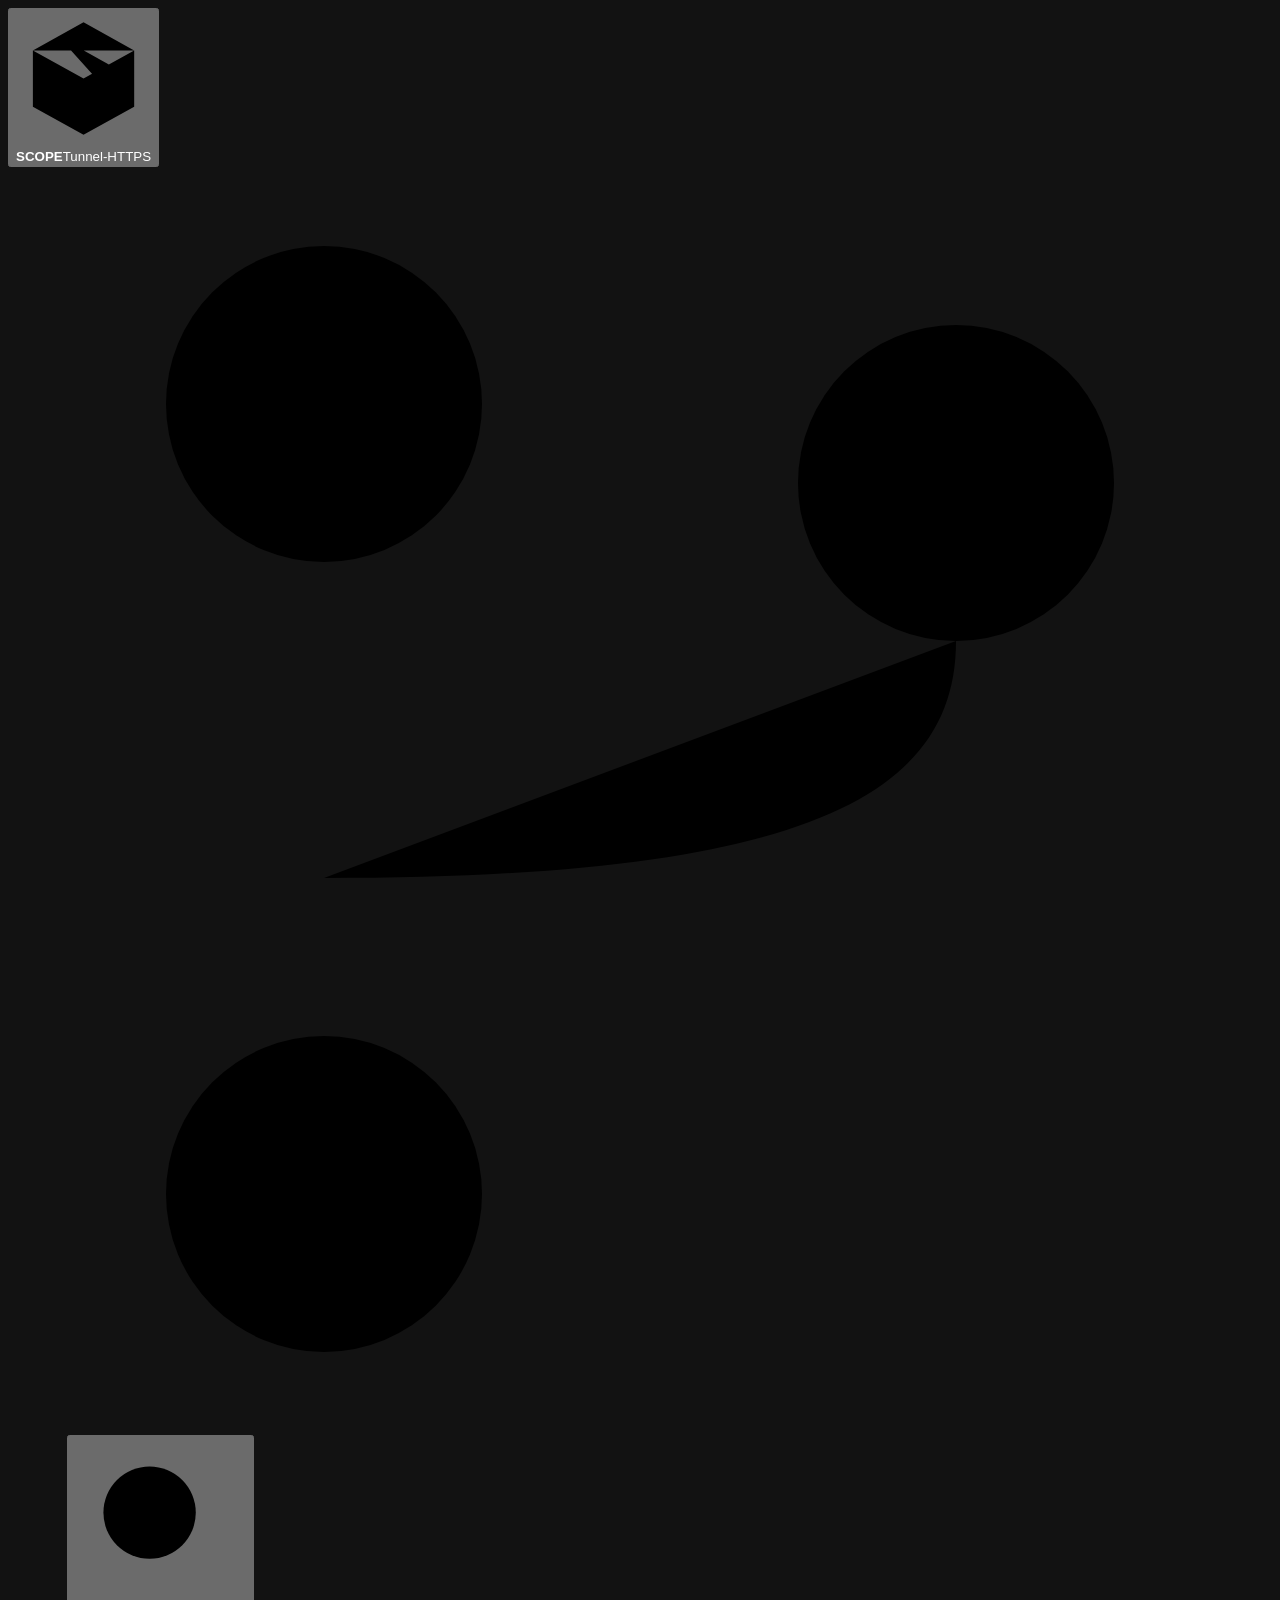
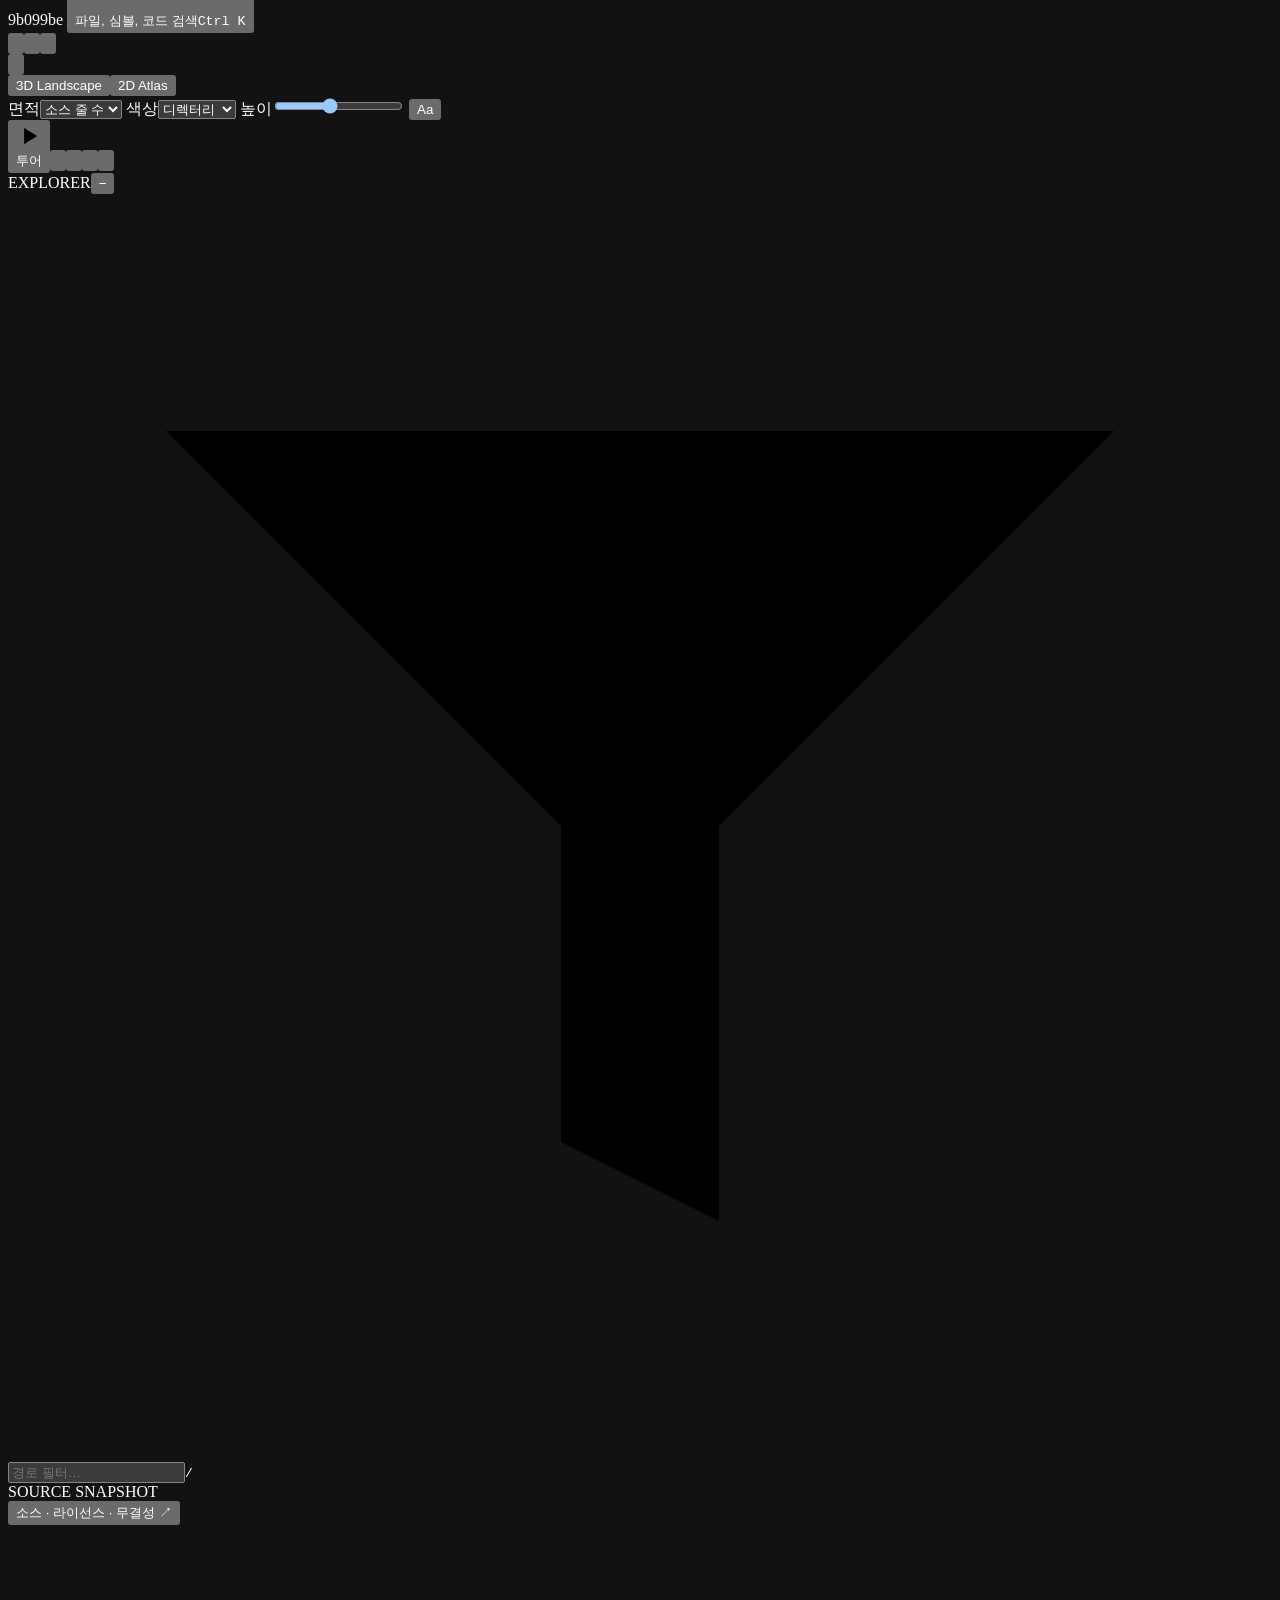
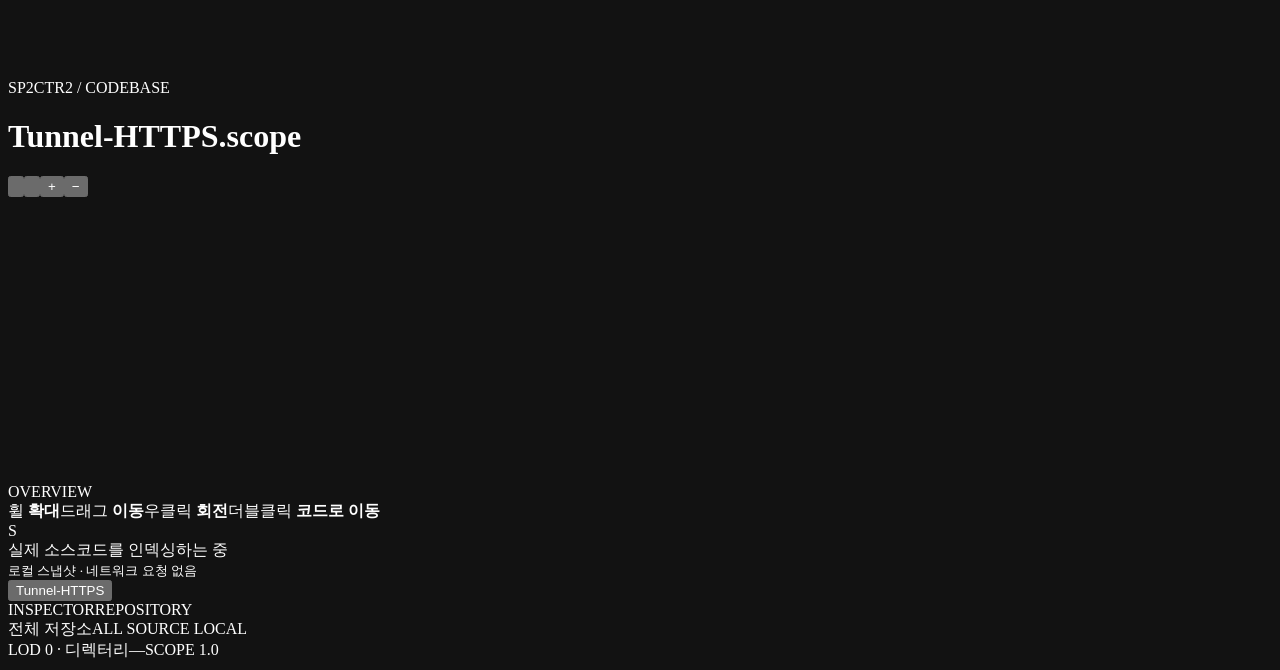
<file: scope/template.html>
<!doctype html>
<html lang="ko">
<head>
<meta charset="utf-8">
<meta name="viewport" content="width=device-width,initial-scale=1,viewport-fit=cover">
<meta name="color-scheme" content="dark">
<meta name="referrer" content="no-referrer">
<meta http-equiv="Content-Security-Policy" content="default-src 'none'; script-src 'unsafe-inline' blob:; style-src 'unsafe-inline'; img-src data: blob:; media-src blob:; connect-src 'none'; font-src 'none'; object-src 'none'; base-uri 'none'; form-action 'none'">
<title>Tunnel Scope — Sp2ctr2 / Tunnel-HTTPS</title>
<style>@@CSS@@</style>
</head>
<body>
<div id="app">
<header id="topbar">
  <button id="brand" title="전체 코드베이스로 돌아가기" aria-label="전체 코드베이스"><svg viewBox="0 0 24 24"><path d="M3 7 12 2l9 5v10l-9 5-9-5Z M3 7l9 5 9-5 M12 12v10 M7.5 4.5l9 5v5"/></svg><strong>SCOPE</strong><span class="brand-divider"></span><span class="project">Tunnel-HTTPS</span></button>
  <span class="branch-pill" title="원본 소스의 고정 커밋"><svg viewBox="0 0 16 16"><circle cx="4" cy="3" r="2"/><circle cx="4" cy="13" r="2"/><circle cx="12" cy="4" r="2"/><path d="M4 5v6m0-2c6 0 8-1 8-3"/></svg><span id="commit-label">9b099be</span></span>
  <button id="global-search" class="search-trigger"><svg viewBox="0 0 24 24"><circle cx="10.5" cy="10.5" r="6.5"/><path d="m16 16 5 5"/></svg><span>파일, 심볼, 코드 검색</span><kbd>Ctrl K</kbd></button>
  <div class="top-actions"><button id="import-btn" class="icon-button" title="로컬 폴더 열기 · 업로드하지 않음" aria-label="폴더 열기"><svg viewBox="0 0 24 24"><path d="M3 7V5h7l2 2h9v12H3Z M3 10h18 M12 12v5m-2-2 2 2 2-2"/></svg></button><button id="export-btn" class="icon-button" title="현재 소스를 포함한 HTML 저장" aria-label="오프라인 HTML 저장"><svg viewBox="0 0 24 24"><path d="M12 3v12m-4-4 4 4 4-4 M4 16v4h16v-4"/></svg></button><button id="help-btn" class="icon-button" title="조작법 (?)" aria-label="도움말"><svg viewBox="0 0 24 24"><circle cx="12" cy="12" r="9"/><path d="M9.5 8.5a2.5 2.5 0 1 1 4 2c-1.5.8-1.5 1.3-1.5 2.5 M12 16v.5"/></svg></button></div>
</header>
<div id="toolbar">
  <button id="explorer-toggle" class="icon-button" title="탐색기 표시 / 숨기기" aria-label="탐색기 전환"><svg viewBox="0 0 24 24"><rect x="3" y="4" width="18" height="16" rx="2"/><path d="M9 4v16"/></svg></button>
  <div class="segmented view-modes"><button id="view-3d" class="active" aria-pressed="true">3D Landscape</button><button id="view-2d" aria-pressed="false">2D Atlas</button></div>
  <span class="toolbar-sep"></span>
  <label class="select-control"><span>면적</span><select id="metric" aria-label="면적 기준"><option value="lines">소스 줄 수</option><option value="bytes">파일 크기</option><option value="equal">동일 면적</option></select></label>
  <label class="select-control"><span>색상</span><select id="color-mode" aria-label="색상 기준"><option value="module">디렉터리</option><option value="language">언어</option><option value="size">파일 크기</option></select></label>
  <label class="height-control"><span>높이</span><input id="height" type="range" min="0" max="200" value="85" aria-label="3D 높이"/></label>
  <button id="labels-btn" class="small-button active" title="파일 이름 표시 (L)" aria-pressed="true">Aa</button>
  <div class="toolbar-right"><button id="tour-btn" class="small-button" title="코드베이스 자동 탐색 (Space)"><svg viewBox="0 0 16 16"><path d="m5 3 8 5-8 5Z"/></svg><span>투어</span></button><button id="capture-btn" class="icon-button" title="현재 지도를 PNG로 저장" aria-label="PNG 저장"><svg viewBox="0 0 24 24"><path d="M3 7h5l2-3h4l2 3h5v13H3Z"/><circle cx="12" cy="13" r="4"/></svg></button><button id="record-btn" class="icon-button" title="지도 영상 녹화 / 종료" aria-label="영상 녹화"><svg viewBox="0 0 24 24"><rect x="3" y="6" width="12" height="12" rx="2"/><path d="m15 10 6-3v10l-6-3"/></svg></button><button id="zen-btn" class="icon-button" title="화면만 보기 (Z)" aria-label="화면만 보기"><svg viewBox="0 0 24 24"><path d="M8 3H3v5m13-5h5v5M3 16v5h5m8 0h5v-5"/></svg></button><button id="inspector-toggle" class="icon-button" title="검사기 표시 / 숨기기" aria-label="검사기 전환"><svg viewBox="0 0 24 24"><rect x="3" y="4" width="18" height="16" rx="2"/><path d="M15 4v16"/></svg></button></div>
</div>
<div id="workspace">
  <aside id="explorer">
    <div class="pane-title"><span>EXPLORER</span><button id="collapse-tree" class="subtle-button" title="폴더 접기" aria-label="폴더 접기">−</button></div>
    <div class="tree-filter"><svg viewBox="0 0 16 16"><path d="M2 3h12L9 8v5l-2-1V8Z"/></svg><input id="tree-filter" placeholder="경로 필터…" aria-label="경로 필터"/><kbd>/</kbd></div>
    <div id="tree" role="tree" aria-label="실제 저장소 파일"></div>
    <div class="explorer-footer"><div class="foot-label">SOURCE SNAPSHOT</div><div id="snapshot-date"></div><button id="about-btn" class="text-button">소스 · 라이선스 · 무결성 <span>↗</span></button></div>
  </aside>
  <main id="main">
    <div id="viewport" tabindex="0" aria-label="3D 코드 지도. 휠 확대, 드래그 이동, 우클릭 드래그 회전.">
      <canvas id="scene"></canvas><canvas id="labels"></canvas>
      <div id="map-heading"><div class="eyebrow">SP2CTR2 / CODEBASE</div><h1>Tunnel-HTTPS<span class="heading-suffix">.scope</span></h1><div id="map-stats"></div></div>
      <div id="viewport-tools"><button id="home-btn" class="map-tool" title="전체 보기 (H)" aria-label="전체 보기"><svg viewBox="0 0 24 24"><path d="m3 11 9-8 9 8M6 9v12h12V9M10 21v-7h4v7"/></svg></button><button id="focus-btn" class="map-tool" title="선택한 파일에 초점 (F)" aria-label="선택에 초점"><svg viewBox="0 0 24 24"><path d="M8 3H3v5m13-5h5v5M3 16v5h5m8 0h5v-5M8 12h8m-4-4v8"/></svg></button><button id="zoom-in" class="map-tool" title="확대 (+)" aria-label="확대">+</button><button id="zoom-out" class="map-tool" title="축소 (−)" aria-label="축소">−</button></div>
      <div id="compass"><canvas id="axes" width="84" height="84"></canvas></div>
      <div id="legend"></div>
      <div id="minimap-wrap"><span>OVERVIEW</span><canvas id="minimap" width="340" height="212" aria-label="전체 지도 미니맵"></canvas></div>
      <div id="map-hint"><span>휠 <b>확대</b></span><span>드래그 <b>이동</b></span><span>우클릭 <b>회전</b></span><span>더블클릭 <b>코드로 이동</b></span></div>
      <div id="tour-caption" hidden></div><button id="exit-zen" hidden>화면 복원 <kbd>Z</kbd></button>
      <div id="tooltip" hidden></div>
      <div id="gl-fallback" hidden><h2>3D 가속을 사용할 수 없습니다.</h2><p>2D 지도와 전체 소스 탐색은 계속 사용할 수 있습니다. 브라우저 하드웨어 가속 설정을 확인하세요.</p><button id="dismiss-fallback">2D 지도로 계속</button></div>
      <div id="loading"><div class="load-mark">S</div><span>실제 소스코드를 인덱싱하는 중</span><div class="load-line"></div><small id="load-info">로컬 스냅샷 · 네트워크 요청 없음</small></div>
    </div>
    <div id="breadcrumbs"><button data-path="">Tunnel-HTTPS</button></div>
  </main>
  <aside id="inspector">
    <div class="pane-title"><span>INSPECTOR</span><span id="selection-kind">REPOSITORY</span></div>
    <div id="inspector-body"></div>
  </aside>
  <section id="editor" hidden aria-label="원본 소스 뷰어">
    <div id="editor-resize" title="드래그로 소스 창 높이 조절"></div>
    <div id="editor-toolbar"><div id="editor-tabs"></div><div class="editor-actions"><button id="copy-source" class="small-button" title="현재 원본 소스 복사">복사</button><button id="download-source" class="small-button" title="현재 원본 파일 저장">저장</button><button id="expand-editor" class="icon-button" title="소스 창 확대" aria-label="소스 창 확대">↕</button><button id="close-editor" class="icon-button" title="소스 창 닫기 (Esc)" aria-label="소스 창 닫기">×</button></div></div>
    <div id="editor-meta"><span id="editor-path"></span><div class="editor-find"><input id="line-input" type="number" min="1" placeholder="줄 이동" aria-label="이동할 줄 번호"/><button id="go-line" class="text-button">이동</button><span id="editor-language"></span></div></div>
    <div id="source-scroll" tabindex="0"><div id="source-spacer"><div id="source-lines"></div></div></div>
    <div class="editor-foot"><span>읽기 전용 · 원본 파일은 수정되지 않습니다</span><span id="editor-range"></span></div>
  </section>
</div>
<footer id="statusbar"><div><span id="status-file">전체 저장소</span><span id="source-state">ALL SOURCE LOCAL</span></div><div><span id="lod-status">LOD 0 · 디렉터리</span><span id="draw-status"></span><span id="fps">—</span><span class="version">SCOPE 1.0</span></div></footer>
</div>
<dialog id="search-dialog"><div class="search-input-row"><svg viewBox="0 0 24 24"><circle cx="10.5" cy="10.5" r="6.5"/><path d="m16 16 5 5"/></svg><input id="search-input" placeholder="파일 이름으로 이동…" autocomplete="off" spellcheck="false" aria-label="전체 검색"/><button id="search-close" class="subtle-button" aria-label="검색 닫기"><kbd>Esc</kbd></button></div><div class="search-tabs"><button data-mode="files" class="active">파일 <kbd>Ctrl P</kbd></button><button data-mode="symbols">심볼 <kbd>@</kbd></button><button data-mode="text">소스 내용</button><span id="search-count"></span></div><div id="search-results" role="listbox" aria-label="검색 결과"></div><div class="search-footer"><span><kbd>↑</kbd><kbd>↓</kbd> 선택 <kbd>Enter</kbd> 이동</span><span>모든 검색은 기기 안에서 수행됩니다.</span></div></dialog>
<dialog id="help-dialog"><button class="dialog-close" data-close="help-dialog" aria-label="도움말 닫기">×</button><div class="eyebrow">TUNNEL SCOPE</div><h2>코드를 공간으로 탐색하세요.</h2><p class="help-intro">모든 건물은 실제 파일, 모든 작은 블록은 그 파일의 연속된 소스 32줄입니다. 가까이 가면 원본 코드가 나타납니다.</p><div class="shortcut-grid"><span>확대 / 축소</span><kbd>휠 / + −</kbd><span>지도 이동</span><kbd>왼쪽 드래그</kbd><span>시점 회전</span><kbd>오른쪽 드래그</kbd><span>블록으로 들어가기</span><kbd>더블클릭</kbd><span>소스 뷰어 열기</span><kbd>Enter</kbd><span>선택한 파일 초점 / 전체 보기</span><kbd>F / H</kbd><span>파일 / 전체 소스 검색</span><kbd>Ctrl P / Ctrl Shift F</kbd><span>2D · 3D / 레이블</span><kbd>V / L</kbd><span>자동 탐색 / 화면만 보기</span><kbd>Space / Z</kbd><span>이전 단계 / 창 닫기</span><kbd>Esc</kbd></div><p class="help-note">터치: 한 손가락으로 이동, 두 손가락으로 확대·회전. 미니맵을 누르면 해당 위치로 이동합니다. 줄 수는 공백·주석을 포함한 물리적 텍스트 줄 수이며, 심볼은 선언 패턴으로 추출한 탐색용 인덱스입니다.</p></dialog>
<dialog id="about-dialog"><button class="dialog-close" data-close="about-dialog" aria-label="정보 닫기">×</button><div class="eyebrow">SOURCE & PROVENANCE</div><h2>원본이 들어 있는 지도.</h2><div id="about-content"></div></dialog>
<input id="folder-input" type="file" webkitdirectory multiple hidden>
<div id="toast" role="status" aria-live="polite" hidden></div>
<script id="repo-data" type="application/json">@@DATA@@</script>
<script>@@VENDOR@@</script>
<script>@@CORE@@</script>
<script>@@APP@@</script>
</body>
</html>
</file>
<file: docs/assets/web2026/site.css>
@layer reset,tokens,base,components,motion,responsive;
@layer reset{*,*::before,*::after{box-sizing:border-box}body,h1,h2,h3,p,ol,ul{margin:0}button,input{font:inherit}button,a,input{-webkit-tap-highlight-color:transparent}button{cursor:pointer}a{color:inherit;text-decoration:none}svg{display:block}img{display:block;max-width:100%}button{color:inherit}button:disabled{cursor:not-allowed}button,input{border-radius:0} [hidden]{display:none!important}}
@layer tokens{:root{--bg:#0b100d;--surface:#121915;--surface-2:#18221b;--surface-3:#213026;--ink:#f0f4ed;--muted:#a4b1a6;--subtle:#819286;--line:#2a372e;--line-soft:#1e2a22;--accent:#c3ee89;--accent-ink:#11230b;--accent-wash:#21351c;--header:rgba(11,16,13,.88);--danger:#ffb3a9;--warm:#ead4a2;--panel-shadow:0 32px 84px -28px #0008;--max:1240px;--radius:24px;--sans:Inter,"Segoe UI",ui-sans-serif,system-ui,-apple-system,BlinkMacSystemFont,Arial,sans-serif;--mono:"SFMono-Regular",Consolas,"Liberation Mono",monospace;color-scheme:dark}html[data-theme=light]{--bg:#f4f6f0;--surface:#fff;--surface-2:#ebeee7;--surface-3:#dce4d7;--ink:#18221c;--muted:#526359;--subtle:#63766a;--line:#cbd5c9;--line-soft:#dce3d8;--accent:#335d24;--accent-ink:#fff;--accent-wash:#e0efce;--header:rgba(244,246,240,.9);--danger:#a3342f;--warm:#795412;--panel-shadow:0 28px 64px -32px #1d3b2633;color-scheme:light}}
@layer base{html{scroll-padding-top:100px;scroll-behavior:smooth}body{font-family:var(--sans);background:var(--bg);color:var(--ink);font-size:16px;line-height:1.6;min-width:280px;text-rendering:optimizeLegibility;-webkit-font-smoothing:antialiased}::selection{background:var(--accent);color:var(--accent-ink)}:focus-visible{outline:2px solid var(--accent);outline-offset:5px;border-radius:5px}button{border:0;background:none}a,button,input{touch-action:manipulation}p{color:var(--muted)}h1,h2,h3{font-weight:650;line-height:1.07;letter-spacing:-.055em;text-wrap:balance}h1{font-size:clamp(46px,6.5vw,92px)}h2{font-size:clamp(32px,3.7vw,52px)}h3{font-size:25px;letter-spacing:-.035em}p{max-width:68ch}code{font-family:var(--mono);font-size:.88em;overflow-wrap:anywhere}pre{overflow:auto;tab-size:2}pre code{white-space:pre;overflow-wrap:normal}input{min-width:0}svg{fill:none;stroke:currentColor;stroke-width:1.6;stroke-linecap:round;stroke-linejoin:round}.shell{width:min(var(--max),calc(100% - 96px));margin-inline:auto}.screen{display:none}.screen.is-active{display:block}.screen>section,.screen>div{min-width:0}.section{padding-block:100px}.eyebrow,.micro,.tiny-index{font-family:var(--mono);font-weight:500;font-size:11px;letter-spacing:.11em;text-transform:uppercase}.eyebrow{display:inline-flex;align-items:center;gap:12px;color:var(--accent);margin-bottom:24px}.micro,.tiny-index{color:var(--subtle)}.accent-text{color:var(--accent)}.text-link{display:inline-flex;align-items:center;gap:10px;min-height:44px;font-size:14px;font-weight:600;line-height:1.5;color:var(--ink)}.text-link>span{transition:transform .22s ease}.text-link:hover>span{transform:translate(2px,-2px)}.sr-only{position:absolute;width:1px;height:1px;padding:0;margin:-1px;overflow:hidden;clip:rect(0,0,0,0);white-space:nowrap;border:0}.skip-link{position:fixed;top:12px;left:12px;z-index:100;transform:translateY(-180%);padding:12px 20px;background:var(--accent);color:var(--accent-ink);border-radius:10px}.skip-link:focus{transform:none}.noscript-note{margin-bottom:24px;padding:20px;border:1px solid var(--line);border-radius:12px;color:var(--muted)}#main:focus,h1:focus{outline:none}.section-head{display:grid;grid-template-columns:1.2fr .8fr;gap:80px;align-items:end;margin-bottom:44px}.section-head>p{max-width:42ch;font-size:16px;line-height:1.8}.section-head>.text-link{justify-self:end}.section-head .eyebrow{margin-bottom:20px}}
@layer components{.site-header{position:sticky;top:0;z-index:30;background:var(--header);backdrop-filter:blur(18px);-webkit-backdrop-filter:blur(18px);border-bottom:1px solid var(--line-soft)}.header-inner{height:82px;display:flex;align-items:center;justify-content:space-between;gap:24px}.brand{display:inline-flex;align-items:center;gap:12px;font-size:17px;font-weight:650;letter-spacing:-.04em;min-height:44px;flex-shrink:0}.brand svg{width:31px;height:31px;color:var(--accent);stroke-width:1.8}.brand-secondary{font-weight:450;color:var(--muted)}.desktop-nav{display:flex;gap:8px}.desktop-nav a{position:relative;padding:12px 17px;color:var(--muted);font-size:13px;font-weight:550;border-radius:100px;transition:background .2s,color .2s}.desktop-nav a:hover{background:var(--surface-2);color:var(--ink)}.desktop-nav a[aria-current=page]{background:var(--surface-2);color:var(--ink)}.header-actions{display:flex;gap:12px;align-items:center}.icon-button{display:inline-grid;place-items:center;width:44px;height:44px;border:1px solid var(--line);border-radius:50%;flex-shrink:0;transition:background .2s,border-color .2s}.icon-button:hover{background:var(--surface-2);border-color:var(--subtle)}.icon-button svg{width:19px;height:19px}.source-button{display:flex;align-items:center;gap:18px;min-height:44px;border-radius:100px;padding:10px 18px;background:var(--ink);color:var(--bg);font-size:13px;font-weight:650;transition:opacity .2s}.source-button:hover{opacity:.8}.moon-icon,html[data-theme=light] .sun-icon{display:none}html[data-theme=light] .moon-icon{display:block}.menu-toggle{display:none}.mobile-nav{padding-bottom:20px}.mobile-nav a{display:flex;justify-content:space-between;padding:14px 4px;border-bottom:1px solid var(--line);font-size:18px}.mobile-nav a span{font:11px var(--mono);color:var(--subtle)}.mobile-nav a[aria-current=page]{color:var(--accent)}.button{display:inline-flex;align-items:center;justify-content:center;gap:25px;min-height:52px;padding:14px 23px;border:1px solid var(--line);border-radius:12px;font-size:14px;font-weight:650;line-height:1.35;transition:background .2s,transform .2s,box-shadow .2s}.button:hover{background:var(--surface-2);transform:translateY(-2px)}.button.primary{background:var(--accent);color:var(--accent-ink);border-color:transparent;box-shadow:0 6px 24px -12px var(--accent)}.button.primary:hover{box-shadow:0 9px 28px -11px var(--accent);filter:brightness(1.04)}.button.compact{min-height:44px;padding:11px 15px;font-size:12px;gap:14px}.status-dot{width:6px;height:6px;border-radius:50%;background:var(--accent);flex-shrink:0}.release-pill{border:1px solid var(--line);padding:9px 12px;border-radius:100px;letter-spacing:.04em;font-size:10px;min-height:36px}.hero{display:grid;grid-template-columns:1.03fr .97fr;gap:52px;align-items:center;padding-block:76px 74px}.hero-copy{min-width:0}.hero-copy h1{line-height:1.0;font-weight:650;font-size:clamp(58px,6.4vw,92px);margin-bottom:25px}.hero-lead{font-size:21px;line-height:1.45;color:var(--ink);letter-spacing:-.02em;margin-bottom:16px}.hero-description{font-size:14px;line-height:1.85;max-width:43ch}.action-row{display:flex;align-items:center;gap:23px;flex-wrap:wrap;margin-top:30px}.hero-meta{display:flex;flex-wrap:wrap;gap:15px;align-items:center;font:10px var(--mono);color:var(--subtle);margin-top:28px;text-transform:uppercase;letter-spacing:.06em}.hero-meta span+span::before{content:"/";color:var(--line);padding-right:15px}.hero-stage{position:relative;min-width:0;isolation:isolate;border:1px solid var(--line);border-radius:28px;background:linear-gradient(150deg,var(--surface),var(--bg));box-shadow:var(--panel-shadow);overflow:hidden;padding:24px 24px 54px}.stage-top{display:flex;justify-content:space-between;gap:12px;align-items:center;position:relative;z-index:2}.stage-caption{font-size:10px;color:var(--subtle)}.tunnel-visual{position:relative;aspect-ratio:1.07;display:grid;place-items:center;isolation:isolate}.tunnel-visual::before{content:"";position:absolute;inset:17%;background:var(--accent);opacity:.05;filter:blur(30px);border-radius:50%;z-index:-1}.orbit{position:absolute;border:1px solid var(--line);border-radius:27%;transform:rotate(45deg);box-shadow:inset 0 0 30px -25px var(--accent)}.orbit-one{width:31%;height:31%;border-color:var(--accent);opacity:.18}.orbit-two{width:43%;height:43%;opacity:.75}.orbit-three{width:58%;height:58%;opacity:.55}.orbit-four{width:74%;height:74%;opacity:.4}.orbit-five{width:89%;height:89%;opacity:.22}.core-chip{position:relative;display:flex;flex-direction:column;justify-content:center;align-items:center;gap:9px;min-width:145px;width:42%;aspect-ratio:1.06;border-radius:25px;background:linear-gradient(160deg,var(--surface-3),var(--surface));border:1px solid var(--line);box-shadow:0 22px 45px -25px #0008,inset 0 1px #ffffff0b;z-index:3}.core-chip svg{height:41px;width:41px;color:var(--accent);margin-bottom:5px}.core-chip strong{font-size:20px;font-weight:550;letter-spacing:-.04em}.core-chip>span{font:9px var(--mono);color:var(--subtle);letter-spacing:.02em}.orbit-label{position:absolute;font:10px var(--mono);padding:7px 12px;border-radius:30px;background:var(--surface);border:1px solid var(--line);color:var(--muted);z-index:4}.orbit-label-a{left:6%;top:30%}.orbit-label-b{right:5%;top:30%}.orbit-label-c{bottom:10%;left:calc(50% - 23px)}.path-particle{position:absolute;width:5px;height:5px;background:var(--accent);border-radius:50%;box-shadow:0 0 10px var(--accent);opacity:.75}.particle-a{left:11%;top:22%;animation:particle-a 6s ease-in-out infinite}.particle-b{right:11%;top:22%;animation:particle-b 6s ease-in-out -2s infinite}.particle-c{left:50%;bottom:8%;animation:particle-c 6s ease-in-out -4s infinite}.stage-bottom{position:relative;z-index:5;border-top:1px solid var(--line-soft);padding-top:19px}.stage-bottom>div{display:flex;align-items:center;justify-content:space-between;gap:9px}.stage-bottom .micro{font-size:8px;letter-spacing:.03em}.stage-bottom strong{font:10px var(--mono);color:var(--accent);white-space:nowrap}.stage-line{height:1px;background:var(--line);flex:1;min-width:8px}.stage-bottom p{font-size:10px;line-height:1.6;text-align:center;margin-top:13px;color:var(--subtle)}.motion-button{position:absolute;bottom:12px;right:18px;min-height:34px;padding:6px 10px;font-size:10px;color:var(--subtle);text-decoration:underline;text-underline-offset:4px}.principles{display:grid;grid-template-columns:repeat(3,minmax(0,1fr));border-top:1px solid var(--line);border-bottom:1px solid var(--line)}.principles article{padding:27px 25px 30px 0;min-width:0}.principles article+article{border-left:1px solid var(--line);padding-left:27px}.principles h2{font-size:18px;letter-spacing:-.03em;line-height:1.3;margin:16px 0 9px}.principles p{font-size:12px;line-height:1.65}.feature-grid{display:grid;grid-template-columns:1.15fr 1fr;gap:18px}.feature-card{position:relative;background:var(--surface);border:1px solid var(--line);border-radius:var(--radius);padding:28px;overflow:hidden;transition:border-color .3s,transform .3s,box-shadow .3s;min-width:0}.feature-card:hover{border-color:var(--subtle);transform:translateY(-4px);box-shadow:var(--panel-shadow)}.feature-large{grid-row:span 2}.card-heading{display:flex;justify-content:space-between;gap:12px;align-items:center;margin-bottom:22px}.round-arrow{border:1px solid var(--line);border-radius:50%;width:34px;height:34px;display:grid;place-items:center;color:var(--muted);transition:transform .25s}.feature-card:hover .round-arrow{transform:rotate(45deg);color:var(--accent)}.feature-card h3{margin-bottom:12px}.feature-card p{font-size:13px;line-height:1.8;max-width:45ch}.mini-layers{display:grid;gap:10px;margin:38px 8px 40px;perspective:600px}.mini-layers span{display:block;border:1px solid var(--line);border-radius:9px;padding:13px 17px;color:var(--muted);font:11px var(--mono);transform:rotateX(13deg) rotateY(-10deg);background:var(--surface-2);box-shadow:6px 7px 0 var(--bg);transition:transform .3s}.mini-layers .layer-accent{border-color:var(--accent);color:var(--accent);background:var(--accent-wash)}.feature-card:hover .mini-layers span{transform:rotateX(0) rotateY(0)}.dns-visual{display:flex;align-items:center;justify-content:center;gap:9px;margin:20px 0 28px;min-height:53px}.dns-visual span{font:10px var(--mono);border:1px solid var(--line);border-radius:8px;padding:10px 13px;color:var(--muted)}.dns-visual .dns-center{border-color:var(--accent);color:var(--accent);background:var(--accent-wash)}.dns-visual i{height:1px;background:var(--line);flex:1;max-width:30px}.learning-visual{display:flex;gap:8px;align-items:end;height:68px;position:relative;margin:16px 0 22px;padding-bottom:27px}.learning-visual i{flex:1;background:var(--surface-3);height:15px;border-radius:3px 3px 0 0;transition:height .35s,background .35s}.learning-visual i:nth-child(2){height:24px}.learning-visual i:nth-child(3){height:18px}.learning-visual i:nth-child(4){height:32px}.learning-visual i:nth-child(5){height:29px}.learning-visual i:nth-child(6){height:39px;background:var(--accent);opacity:.6}.learning-visual span{position:absolute;bottom:0;font:9px var(--mono);color:var(--subtle)}.feature-card:hover .learning-visual i{background:var(--accent);opacity:.6}.boundary-band{position:relative;border-block:1px solid var(--line);background:var(--surface);padding-block:78px;isolation:isolate;overflow:hidden}.boundary-band::after{content:"";position:absolute;width:460px;height:460px;border:1px solid var(--line);border-radius:50%;right:-80px;top:-100px;box-shadow:0 0 0 55px var(--surface),0 0 0 56px var(--line),0 0 0 112px var(--surface),0 0 0 113px var(--line);z-index:-1;opacity:.3}.boundary-content h2{font-size:clamp(36px,4.3vw,62px);max-width:23ch}.boundary-content h2>span{color:var(--subtle)}.boundary-bottom{display:grid;grid-template-columns:.7fr 1.4fr 1fr;gap:42px;align-items:start;margin-top:36px}.boundary-bottom strong{font-size:20px;font-weight:550;letter-spacing:-.035em;color:var(--accent)}.boundary-bottom p{font-size:13px;line-height:1.8;max-width:47ch}.boundary-bottom>a{justify-self:end}.reading-grid{display:grid;grid-template-columns:repeat(3,minmax(0,1fr));gap:0;border:1px solid var(--line);border-radius:var(--radius);overflow:hidden}.reading-grid>a{padding:30px;transition:background .25s;min-width:0}.reading-grid>a+a{border-left:1px solid var(--line)}.reading-grid>a:hover{background:var(--surface)}.reading-grid h3{font-size:22px;margin:24px 0 13px}.reading-grid p{font-size:13px;line-height:1.8;margin-bottom:21px}.closing{display:grid;grid-template-columns:1.2fr .8fr;gap:70px;align-items:center;border:1px solid var(--line);background:linear-gradient(125deg,var(--accent-wash),var(--surface));border-radius:28px;padding:48px;margin-bottom:90px}.closing p{font-size:14px;line-height:1.8;margin-bottom:25px}.closing h2{font-size:clamp(32px,3.8vw,48px)}.page-intro{padding-block:76px 54px}.page-intro h1{font-size:clamp(40px,5.8vw,78px);line-height:1.07;margin-bottom:25px}.page-intro>p{font-size:16px;line-height:1.8;max-width:61ch}.explorer{border:1px solid var(--line);border-radius:26px;overflow:hidden;background:var(--surface);box-shadow:var(--panel-shadow)}.explorer-header{display:flex;justify-content:space-between;gap:24px;align-items:center;padding:28px 30px}.explorer-header h2{font-size:26px;letter-spacing:-.04em;margin-top:9px}.simulation-label{font:10px var(--mono);color:var(--subtle);max-width:24ch;text-align:right}.protocol-tabs{display:grid;grid-template-columns:repeat(3,minmax(0,1fr));border-block:1px solid var(--line);background:var(--bg);padding:8px;gap:8px}.protocol-tabs button{display:flex;align-items:center;gap:14px;padding:15px 18px;border:1px solid transparent;border-radius:12px;text-align:left;font-size:14px;font-weight:650;transition:background .2s,border-color .2s;color:var(--muted)}.protocol-tabs button span{font-size:10px;font-weight:450;color:var(--subtle)}.protocol-tabs button[aria-selected=true]{background:var(--accent-wash);border-color:var(--line);color:var(--accent)}.protocol-tabs button:hover{background:var(--surface-2)}.explorer-body{display:grid;grid-template-columns:minmax(0,1fr) 305px}.path-canvas{padding:35px 30px 25px;min-width:0;background-image:radial-gradient(var(--line) .6px,transparent .6px);background-size:18px 18px}.path-track{display:flex;align-items:center;justify-content:space-between;gap:0;margin-bottom:36px}.path-stop{flex:1;position:relative;display:flex;flex-direction:column;align-items:flex-start;gap:9px;padding:16px 12px;min-height:120px;min-width:0;border:1px solid var(--line);border-radius:12px;background:var(--surface);text-align:left;transition:background .3s,border-color .3s,transform .3s}.path-stop:hover{transform:translateY(-3px);border-color:var(--subtle)}.path-stop.is-current{background:var(--accent-wash);border-color:var(--accent)}.path-stop.is-complete{border-color:var(--subtle)}.stop-number{font:10px var(--mono);color:var(--subtle)}.stop-title{font-size:13px;font-weight:600;line-height:1.3;overflow-wrap:anywhere}.path-stop small{font:9px/1.5 var(--mono);color:var(--subtle);overflow-wrap:anywhere}.stop-indicator{position:absolute;right:12px;top:17px;width:5px;height:5px;border-radius:50%;background:var(--line)}.is-current .stop-indicator{background:var(--accent);box-shadow:0 0 10px var(--accent)}.track-link{flex:0 1 23px;min-width:9px;height:1px;background:var(--line)}.path-readout{background:var(--surface);padding:22px 24px;border:1px solid var(--line-soft);border-radius:14px;min-height:163px}.path-readout strong{display:block;font-size:23px;line-height:1.2;letter-spacing:-.04em;font-weight:550;margin:12px 0}.path-readout p{font-size:13px;line-height:1.75;max-width:67ch}.playback{display:flex;align-items:center;gap:18px;padding-top:22px}.scrubber{display:flex;align-items:center;gap:12px;flex:1;min-width:0}.scrubber input{width:100%;min-width:40px;accent-color:var(--accent);cursor:pointer;min-height:44px}.scrubber span{font:10px var(--mono);white-space:nowrap;color:var(--subtle)}.inspector{border-left:1px solid var(--line);padding:30px 27px;display:flex;flex-direction:column;min-width:0;background:var(--bg)}.inspector h3{font-size:24px;margin:25px 0 16px}.inspector>p{font-size:13px;line-height:1.85}.inspector-boundary{display:flex;align-items:flex-start;gap:10px;padding:16px;border:1px solid var(--line);border-radius:10px;margin-top:22px;color:var(--muted);font-size:11px;line-height:1.75}.inspector-boundary .status-dot{margin-top:6px}.inspector .text-link{font-size:12px;margin-top:auto;padding-top:25px}.capability-toolbar{display:flex;gap:20px;align-items:center;justify-content:space-between;margin-bottom:22px}.search-field{display:flex;align-items:center;gap:11px;border:1px solid var(--line);background:var(--surface);padding:0 16px;border-radius:11px;max-width:430px;flex:1}.search-field:focus-within{outline:2px solid var(--accent);outline-offset:3px}.search-field svg{width:18px;height:18px;flex-shrink:0;color:var(--subtle)}.search-field input{background:transparent;border:0;color:var(--ink);height:48px;width:100%;font-size:13px;outline:none}.search-field input::placeholder{color:var(--subtle)}.filter-group{display:flex;gap:5px}.filter-group button{padding:12px 15px;min-height:44px;border-radius:9px;font-size:12px;color:var(--muted);border:1px solid transparent}.filter-group button[aria-pressed=true]{border-color:var(--line);background:var(--surface-2);color:var(--ink)}.filter-group button:hover{background:var(--surface-2)}.capability-list{border-top:1px solid var(--line)}.capability-row{display:grid;grid-template-columns:220px minmax(0,1fr) 90px;gap:28px;align-items:center;padding:25px 7px;border-bottom:1px solid var(--line-soft)}.capability-row h3{font-size:18px;margin-bottom:10px;letter-spacing:-.025em}.capability-row p{font-size:13px;line-height:1.8}.capability-row>a{font-size:12px;font-weight:600;min-height:44px;display:flex;align-items:center;justify-content:flex-end}.scope-tag{display:inline-flex;align-items:center;font:9px/1.3 var(--mono);padding:6px 8px;border:1px solid var(--line);border-radius:5px;color:var(--accent);letter-spacing:.02em}.scope-tag.experimental{color:var(--warm)}.filter-result{font:11px var(--mono);color:var(--subtle);margin-top:20px}.learning-section{display:grid;grid-template-columns:1fr 1fr;gap:70px;align-items:center;padding-top:0}.learning-section>div>p{margin-top:23px;line-height:1.85;font-size:14px}.learning-section .text-link{margin-top:20px}.model-card{border:1px solid var(--line);border-radius:22px;background:var(--surface);padding:28px}.model-layers{display:flex;align-items:center;justify-content:space-between;gap:7px;margin:24px -5px}.model-layers button{display:flex;flex-direction:column;gap:7px;align-items:center;border:1px solid transparent;border-radius:12px;padding:15px 12px;flex:1;transition:background .2s,border-color .2s}.model-layers button[aria-pressed=true]{background:var(--accent-wash);border-color:var(--line);color:var(--accent)}.model-layers button:hover{background:var(--surface-2)}.model-layers button strong{font-size:44px;line-height:1;font-weight:500;letter-spacing:-.06em}.model-layers button span{font:9px var(--mono);color:var(--subtle)}.model-layers>span{color:var(--subtle);font-size:13px}#model-note{border-top:1px solid var(--line);padding-top:22px;min-height:130px}#model-note h3{font-size:20px;letter-spacing:-.035em;margin-bottom:12px}#model-note p{font-size:12px;line-height:1.8}.install-layout{display:grid;grid-template-columns:250px minmax(0,1fr);gap:75px;align-items:start}.install-sidebar{position:sticky;top:115px}.install-sidebar ol{list-style:none;padding:0;margin-top:23px}.install-sidebar li a{display:flex;align-items:center;gap:12px;font-size:12px;min-height:52px;color:var(--muted)}.install-sidebar li a span{font:10px var(--mono);width:30px;height:30px;display:grid;place-items:center;border:1px solid var(--line);border-radius:50%;color:var(--subtle)}.install-sidebar li a:hover,.install-sidebar li a.is-current{color:var(--accent)}.install-sidebar>p{font-size:11px;line-height:1.9;border-top:1px solid var(--line);padding-top:25px;margin-top:25px;color:var(--subtle)}.download-card{position:relative;border:1px solid var(--line);border-radius:23px;padding:34px;background:linear-gradient(145deg,var(--accent-wash),var(--surface));overflow:hidden}.download-card h2{font-size:38px;letter-spacing:-.045em}.release-version{font:12px/1.75 var(--mono);margin:14px 0 27px}.download-note{margin-top:24px;font-size:12px;line-height:1.85;max-width:60ch}.download-card .text-link{font-size:12px;margin-top:10px}.guide-section{padding-top:56px;scroll-margin-top:25px}.guide-section h2{font-size:30px;margin:15px 0 18px}.guide-section>p{font-size:14px;line-height:1.85}.verify-box{border:1px solid var(--line);border-radius:18px;background:var(--surface);padding:24px;margin-top:25px}.verify-box label{display:flex;flex-direction:column;gap:8px}.verify-box label strong{font-size:16px;font-weight:600}.verify-box label span{color:var(--muted);font-size:12px}.verify-box input{margin:22px 0;max-width:100%;width:100%;font-size:12px;color:var(--muted)}.verify-box input::file-selector-button{background:var(--surface-2);border:1px solid var(--line);border-radius:8px;padding:12px 15px;color:var(--ink);margin-right:12px;cursor:pointer;font:12px var(--sans)}#hash-result{display:block;background:var(--bg);padding:16px;border:1px solid var(--line);border-radius:9px;overflow-wrap:anywhere;font:11px/1.9 var(--mono);color:var(--muted);white-space:pre-wrap}#hash-result[data-result=match]{border-color:var(--accent);color:var(--accent)}#hash-result[data-result=mismatch],#hash-result[data-result=error]{border-color:var(--danger);color:var(--danger)}.checksum-note{font-size:11px;line-height:1.8;margin-top:16px}.connection-steps{padding-left:23px;display:grid;gap:23px}.connection-steps li{padding-left:8px;color:var(--accent)}.connection-steps strong{font-size:14px;color:var(--ink);font-weight:600}.connection-steps p{font-size:13px;line-height:1.8;margin-top:5px}.disclosure{border:1px solid var(--line);border-radius:12px;overflow:hidden;background:var(--surface);margin-top:12px}.disclosure summary{list-style:none;display:flex;align-items:center;justify-content:space-between;gap:15px;padding:19px 22px;font-size:14px;line-height:1.5;font-weight:550;cursor:pointer;min-height:62px}.disclosure summary::-webkit-details-marker{display:none}.disclosure summary>span{color:var(--subtle);font-weight:400;font-size:23px;transition:transform .22s}.disclosure[open] summary>span{transform:rotate(45deg)}.disclosure summary:hover{background:var(--surface-2)}.disclosure-body{padding:0 22px 22px}.disclosure-body p{font-size:13px;line-height:1.85;margin-top:10px}.disclosure-body p a{text-decoration:underline;text-underline-offset:3px;color:var(--accent)}.code-block{background:var(--bg);border:1px solid var(--line);border-radius:10px;margin-block:18px;position:relative;padding:52px 17px 15px}.copy-code{position:absolute;right:10px;top:9px;min-height:36px;padding:8px 12px;border:1px solid var(--line);border-radius:7px;font-size:10px;color:var(--muted)}.copy-code:hover{background:var(--surface-2)}.code-block pre{margin:0;font-size:12px;line-height:1.9;color:var(--accent)}.privacy-grid{display:grid;grid-template-columns:1fr 1fr;gap:25px;margin-bottom:90px}.privacy-grid article{padding:33px;border:1px solid var(--line);border-radius:22px;background:var(--surface)}.privacy-grid h2{font-size:28px;margin:22px 0}.privacy-grid p{font-size:14px;line-height:1.9;margin-bottom:18px}.privacy-grid .text-link{font-size:12px}.site-footer{border-top:1px solid var(--line);display:grid;grid-template-columns:1fr 1fr auto;align-items:start;gap:35px;padding-block:35px 50px}.site-footer .brand{font-size:14px}.site-footer .brand svg{width:24px;height:24px}.site-footer p{font-size:11px;line-height:1.85;padding-top:9px}.site-footer nav{display:flex;flex-wrap:wrap;gap:18px;font-size:11px}.site-footer nav a{display:inline-flex;align-items:center;min-height:44px}.site-footer nav a:hover{color:var(--accent)}.toast{position:fixed;bottom:25px;left:50%;transform:translateX(-50%);max-width:calc(100% - 40px);padding:13px 22px;border-radius:100px;background:var(--ink);color:var(--bg);box-shadow:var(--panel-shadow);font-size:13px;z-index:100}.page-intro,.hero-copy,.hero-stage,.section-head,.feature-card{transition:opacity .3s,transform .3s}}
@layer motion{@view-transition{navigation:auto}#main{view-transition-name:main-view}.site-header{view-transition-name:site-header}.site-footer{view-transition-name:site-footer}::view-transition-old(main-view){animation:page-out .2s ease both}::view-transition-new(main-view){animation:page-in .36s cubic-bezier(.22,1,.36,1) both}::view-transition-old(site-header),::view-transition-new(site-header),::view-transition-old(site-footer),::view-transition-new(site-footer){animation:none}html.is-navigating .screen.is-active{animation:page-in .36s cubic-bezier(.22,1,.36,1) both}.readout-updated{animation:readout-in .28s ease both}.screen.is-active .hero-copy{animation:hero-in .65s cubic-bezier(.22,1,.36,1) both}.screen.is-active .hero-stage{animation:hero-in .8s .08s cubic-bezier(.22,1,.36,1) both}@keyframes page-out{to{opacity:0;transform:translateY(-9px)}}@keyframes page-in{from{opacity:0;transform:translateY(14px)}to{opacity:1;transform:none}}@keyframes hero-in{from{opacity:0;transform:translateY(18px)}to{opacity:1;transform:none}}@keyframes readout-in{from{opacity:.5;transform:translateY(6px)}to{opacity:1;transform:none}}@keyframes particle-a{0%,100%{transform:translate(0,0);opacity:0}18%{opacity:.8}75%{opacity:.8}85%{transform:translate(85px,70px);opacity:0}}@keyframes particle-b{0%,100%{transform:translate(0,0);opacity:0}18%{opacity:.8}75%{opacity:.8}85%{transform:translate(-85px,70px);opacity:0}}@keyframes particle-c{0%,100%{transform:translate(0,0);opacity:0}18%{opacity:.8}75%{opacity:.8}85%{transform:translate(0,-90px);opacity:0}}html[data-motion=paused] .path-particle,html[data-visibility=hidden] .path-particle{animation-play-state:paused}@media(prefers-reduced-motion:reduce){html{scroll-behavior:auto}*,*::before,*::after{animation:none!important;transition:none!important}::view-transition-group(*),::view-transition-old(*),::view-transition-new(*){animation:none!important}}}
@layer responsive{@media(min-width:1500px){.hero{gap:80px;padding-top:94px;padding-bottom:90px}.hero-description{max-width:45ch}.hero-stage{max-width:570px}.hero-copy h1{font-size:96px}}@media(max-width:1100px){.shell{width:calc(100% - 64px)}.desktop-nav{gap:0}.desktop-nav a{padding:10px 12px}.hero{gap:32px}.hero-copy h1{font-size:70px}.hero-stage{padding:21px 21px 52px}.core-chip{min-width:125px}.core-chip strong{font-size:18px}.core-chip>span{font-size:8px}.stage-caption{max-width:16ch;text-align:right}.section-head{gap:40px}.boundary-bottom{grid-template-columns:.7fr 1.3fr;gap:28px}.boundary-bottom>a{grid-column:2;justify-self:start}.explorer-body{grid-template-columns:minmax(0,1fr) 260px}.path-canvas{padding:27px 20px 23px}.path-stop{padding:14px 9px}.stop-title{font-size:11px}.path-stop small{font-size:8px}.inspector{padding:25px 20px}.install-layout{grid-template-columns:220px minmax(0,1fr);gap:40px}.site-footer{grid-template-columns:1fr 1fr}.site-footer nav{grid-column:1/-1}.learning-section{gap:35px}.capability-row{grid-template-columns:190px minmax(0,1fr) 90px;gap:22px}.reading-grid>a{padding:25px}}
@media(max-width:860px){.header-inner{height:73px;gap:14px}.brand{font-size:15px;gap:9px}.desktop-nav a{font-size:11px;padding:10px}.header-actions{gap:8px}.source-button{padding:10px 14px;gap:8px;font-size:11px}.hero{grid-template-columns:1fr 1fr;padding-block:56px;gap:24px}.hero-copy h1{font-size:58px}.hero-lead{font-size:18px}.hero-description{font-size:13px;line-height:1.8}.action-row{gap:12px}.action-row .button{font-size:12px;gap:15px;padding:13px 16px}.hero-stage{border-radius:22px;padding:17px 17px 52px}.stage-top{align-items:start}.stage-top .micro{font-size:9px}.stage-caption{font-size:8px}.core-chip{min-width:107px;border-radius:20px}.core-chip strong{font-size:15px}.core-chip svg{width:30px;height:30px}.core-chip>span{font-size:7px}.orbit-label{font-size:8px;padding:5px 9px}.stage-bottom>div{flex-wrap:wrap;justify-content:center;gap:6px}.stage-bottom .micro{font-size:7px}.stage-bottom strong{font-size:8px}.stage-bottom p{font-size:9px}.principles article{padding:23px 17px 25px 0}.principles article+article{padding-left:17px}.principles h2{font-size:16px}.section{padding-block:72px}.section-head h2{font-size:38px}.feature-card{padding:23px}.feature-card h3{font-size:23px}.feature-card p{font-size:12px}.dns-visual span{font-size:8px;padding:10px}.mini-layers{margin-inline:0}.mini-layers span{font-size:10px}.reading-grid{grid-template-columns:1fr}.reading-grid>a{padding:26px;display:grid;grid-template-columns:1fr 1fr;gap:9px 25px}.reading-grid>a+a{border-left:0;border-top:1px solid var(--line)}.reading-grid .tiny-index{grid-column:1}.reading-grid h3{grid-column:1;margin:10px 0}.reading-grid p{grid-column:2;grid-row:1/4;margin:0}.reading-grid .text-link{grid-column:1}.closing{gap:35px;padding:35px;margin-bottom:70px}.explorer-body{grid-template-columns:1fr}.inspector{border-left:0;border-top:1px solid var(--line);display:grid;grid-template-columns:1fr 1fr;gap:12px 25px}.inspector>.micro{grid-column:1/-1}.inspector h3{margin:6px 0;grid-column:1}.inspector>p{grid-column:1}.inspector-boundary{grid-column:2;grid-row:2/4;margin:0;align-self:start}.inspector .text-link{grid-column:2;padding:0;margin-top:0}.path-canvas{padding:27px}.path-stop{min-height:114px;padding:15px}.stop-title{font-size:13px}.path-stop small{font-size:9px}.protocol-tabs button{flex-direction:column;align-items:start;gap:6px}.install-layout{grid-template-columns:1fr;gap:27px}.install-sidebar{position:static}.install-sidebar>p{display:none}.install-sidebar ol{display:grid;grid-template-columns:repeat(3,1fr);gap:12px;margin-top:13px}.install-sidebar li a{font-size:11px}.privacy-grid{gap:18px}.privacy-grid article{padding:25px}.privacy-grid p{font-size:13px}.page-intro{padding-block:55px 38px}.learning-section{padding-top:0}.capability-row{grid-template-columns:160px minmax(0,1fr) 83px;gap:18px}.capability-row p{font-size:12px}}
@media(max-width:680px){.shell{width:calc(100% - 40px)}.header-inner{height:69px}.desktop-nav{display:none}.menu-toggle{display:inline-grid}.source-button{display:none}.brand{font-size:16px}.header-actions{gap:8px}.hero{grid-template-columns:1fr;gap:37px;padding-block:42px 40px}.hero-copy h1{font-size:clamp(57px,12vw,80px);line-height:1.02;margin-bottom:21px}.hero-copy .release-pill{margin-bottom:26px}.hero-lead{font-size:20px}.desktop-only{display:none}.hero-description{font-size:14px;max-width:43ch}.action-row{gap:20px;margin-top:26px}.action-row .button{padding:15px 20px;font-size:13px}.action-row .text-link{font-size:13px}.hero-meta{margin-top:21px}.hero-stage{padding:20px 21px 48px;max-width:480px;justify-self:center;width:100%}.stage-caption{font-size:9px;max-width:none}.stage-top .micro{font-size:10px}.tunnel-visual{aspect-ratio:1.28}.core-chip{min-width:127px;width:38%;aspect-ratio:1.03;border-radius:22px;gap:6px}.core-chip strong{font-size:18px}.core-chip svg{width:35px;height:35px}.core-chip>span{font-size:8px}.orbit-label{font-size:9px}.orbit-one{width:29%;height:36%}.orbit-two{width:40%;height:48%}.orbit-three{width:53%;height:65%}.orbit-four{width:67%;height:82%}.orbit-five{width:82%;height:99%}.stage-bottom>div{gap:8px;flex-wrap:nowrap}.stage-bottom .micro{font-size:8px}.stage-bottom strong{font-size:9px}.stage-bottom p{font-size:10px}.principles{grid-template-columns:1fr}.principles article,.principles article+article{padding:22px 0;border-left:0;display:grid;grid-template-columns:90px 1fr;gap:0 16px}.principles article+article{border-top:1px solid var(--line-soft)}.principles .tiny-index{font-size:9px;grid-row:1/3;padding-top:3px}.principles h2{font-size:17px;margin:0 0 7px}.principles p{font-size:12px}.section{padding-block:62px}.section-head{grid-template-columns:1fr;gap:20px;margin-bottom:30px}.section-head h2{font-size:36px}.section-head>p{font-size:14px;line-height:1.8;max-width:45ch}.section-head>.text-link{justify-self:start}.eyebrow{font-size:10px;margin-bottom:18px}.feature-grid{grid-template-columns:1fr;gap:15px}.feature-large{grid-row:auto}.feature-card{padding:25px}.feature-large .mini-layers{margin:22px 7px 32px}.mini-layers span{padding:11px 14px}.feature-card h3{font-size:25px}.feature-card p{font-size:13px}.dns-visual{max-width:330px;margin-inline:auto}.dns-visual span{font-size:10px}.learning-visual{max-width:320px}.boundary-band{padding-block:58px}.boundary-content h2{font-size:37px}.boundary-bottom{grid-template-columns:1fr;gap:18px;margin-top:24px}.boundary-bottom>a{grid-column:auto}.boundary-bottom strong{font-size:20px}.boundary-bottom p{font-size:13px}.reading-grid>a{grid-template-columns:1fr;gap:8px}.reading-grid .tiny-index,.reading-grid h3,.reading-grid p,.reading-grid .text-link{grid-column:1;grid-row:auto}.reading-grid p{font-size:13px}.closing{grid-template-columns:1fr;gap:23px;padding:28px;margin-bottom:60px}.closing h2{font-size:36px}.closing p{font-size:13px;margin-bottom:20px}.site-footer{grid-template-columns:1fr;gap:16px;padding-block:26px 32px}.site-footer p{padding:0;font-size:11px}.site-footer nav{grid-column:1;gap:15px;font-size:11px}.page-intro{padding-block:44px 33px}.page-intro h1{font-size:clamp(36px,8.7vw,53px);line-height:1.11}.page-intro>p{font-size:14px}.explorer{border-radius:18px}.explorer-header{padding:21px;gap:16px;align-items:start}.explorer-header h2{font-size:23px}.simulation-label{font-size:8px;max-width:19ch;line-height:1.6}.protocol-tabs{gap:5px;padding:6px}.protocol-tabs button{padding:12px 9px;font-size:12px;border-radius:9px}.protocol-tabs button span{font-size:8px;line-height:1.55}.path-canvas{padding:24px 18px 19px}.path-track{display:grid;grid-template-columns:repeat(2,minmax(0,1fr));gap:10px;margin-bottom:20px}.track-link{display:none}.path-stop{min-height:105px;padding:13px}.stop-title{font-size:13px}.path-stop small{font-size:9px}.path-readout{padding:18px;min-height:185px}.path-readout strong{font-size:22px}.path-readout p{font-size:12px}.playback{flex-wrap:wrap;gap:8px 13px;padding-top:16px}.playback .button{font-size:11px;gap:10px}.scrubber{min-width:95px}.scrubber span{font-size:9px}.playback .icon-button{width:38px;height:44px}.inspector{display:block;padding:23px}.inspector h3{margin:17px 0 12px}.inspector>p{font-size:13px}.inspector-boundary{margin-top:17px}.inspector .text-link{margin-top:12px}.capability-toolbar{align-items:stretch;flex-direction:column;gap:14px}.search-field{max-width:none;width:100%;flex:auto}.filter-group{justify-content:flex-start;gap:5px}.filter-group button{padding:12px 15px}.capability-row{grid-template-columns:minmax(0,1fr) 90px;gap:15px;padding:22px 2px}.capability-row>div{grid-column:1}.capability-row p{grid-column:1/-1;grid-row:2;font-size:13px;line-height:1.85}.capability-row>a{grid-column:2;grid-row:1;align-self:start}.capability-row h3{font-size:20px}.learning-section{grid-template-columns:1fr;gap:30px;padding-top:0}.learning-section h2{font-size:35px}.model-card{padding:23px}.model-layers button{padding:14px 8px}.model-layers button strong{font-size:42px}.model-layers button span{font-size:8px}.install-sidebar ol{grid-template-columns:1fr;gap:0}.install-sidebar li a{font-size:12px;min-height:43px}.install-sidebar>p{display:none}.download-card{padding:25px}.download-card h2{font-size:33px}.guide-section{padding-top:44px}.guide-section h2{font-size:28px}.guide-section>p{font-size:13px}.verify-box{padding:19px}.verify-box label span{font-size:11px}.verify-box input{font-size:11px}.verify-box input::file-selector-button{font-size:11px;padding:11px}.disclosure summary{padding:17px 18px;font-size:13px}.disclosure-body{padding:0 18px 18px}.disclosure-body p{font-size:12px}.code-block{padding:51px 13px 13px}.code-block pre{font-size:11px}.privacy-grid{grid-template-columns:1fr;gap:16px;margin-bottom:55px}.privacy-grid article{padding:24px}.privacy-grid h2{font-size:27px}.privacy-grid p{font-size:13px}}
@media(max-width:360px){.shell{width:calc(100% - 28px)}.header-inner{gap:10px}.brand{font-size:14px;gap:7px}.brand svg{width:26px;height:26px}.header-actions{gap:6px}.hero-copy h1{font-size:55px}.hero-lead{font-size:18px}.action-row{gap:10px;align-items:flex-start;flex-direction:column}.hero-stage{padding-inline:16px}.stage-bottom .micro{font-size:7px}.stage-bottom strong{font-size:8px}.stage-bottom>div{gap:5px}.core-chip{min-width:115px}.core-chip strong{font-size:16px}.core-chip>span{font-size:7px}.hero-meta{font-size:9px;gap:11px}.hero-meta span+span::before{padding-right:11px}.principles article,.principles article+article{grid-template-columns:75px 1fr;gap:0 10px}.principles h2{font-size:16px}.principles .tiny-index{font-size:8px}.principles p{font-size:11px}.explorer-header{padding:18px;gap:9px}.explorer-header h2{font-size:21px}.simulation-label{font-size:7px}.protocol-tabs button{font-size:11px;padding:11px 7px}.protocol-tabs button span{font-size:7px}.playback .button{padding:10px;font-size:10px}.scrubber{gap:6px;min-width:84px}.scrubber span{font-size:8px}.playback{gap:8px}.playback .icon-button{width:33px}.filter-group button{padding:10px 13px;font-size:11px}.download-card .card-heading{align-items:start}.download-card .micro{font-size:9px}.scope-tag{font-size:8px}.closing{padding:24px}.closing h2{font-size:32px}}
}
/* No-JavaScript mobile navigation: retain the reset-layer important priority. */
@layer reset {@media(max-width:680px){html:not([data-enhanced]) .mobile-nav[hidden]{display:block!important}}}

@media (max-width:680px){html:not([data-enhanced]) .mobile-nav[hidden]{display:block!important}html:not([data-enhanced]) .menu-toggle{display:none}}
@media (forced-colors:active){.button,.feature-card,.core-chip,.scope-tag,.path-stop{border:1px solid ButtonText}.path-particle,.orbit{display:none}}
</file>
